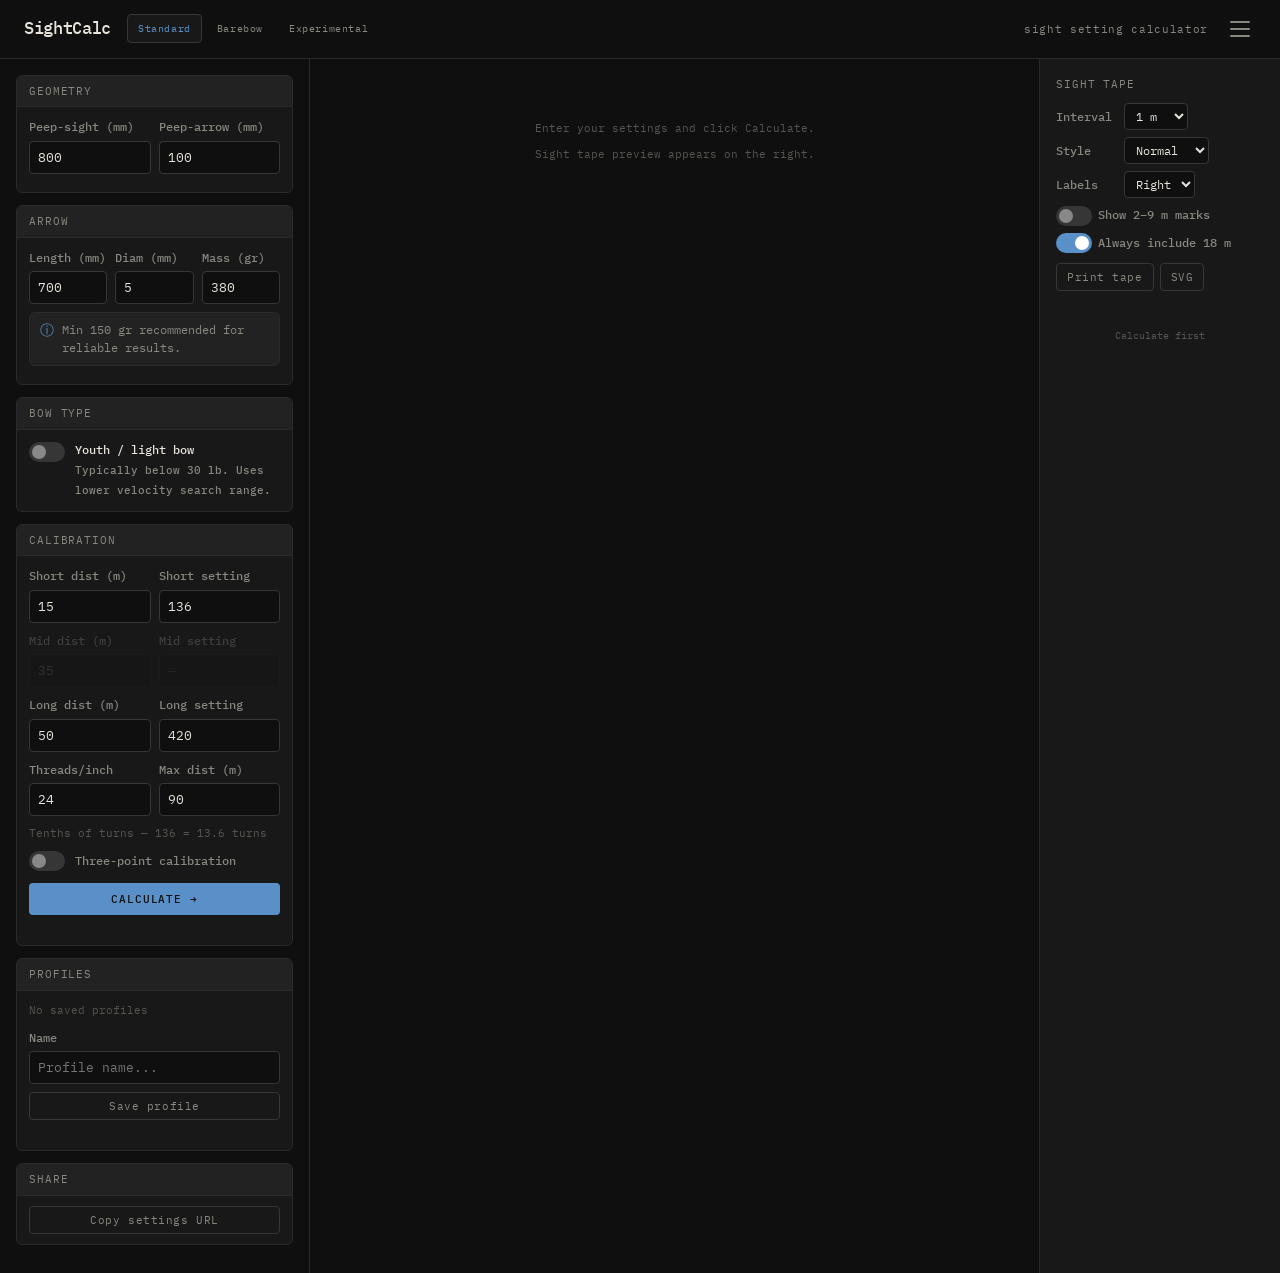
<file: index.html>
<!DOCTYPE html>
<html lang="en" data-page="standard">
<head>
<meta charset="UTF-8">
<meta name="viewport" content="width=device-width, initial-scale=1.0">
<title>SightCalc — Standard</title>
<link rel="preconnect" href="https://fonts.googleapis.com">
<link href="https://fonts.googleapis.com/css2?family=IBM+Plex+Mono:wght@400;500&family=IBM+Plex+Sans:wght@300;400;500&display=swap" rel="stylesheet">
<link rel="stylesheet" href="shared.css">
</head>
<body>

<header>
  <h1>SightCalc</h1>
    <nav>
    <span class="nav-link active">Standard</span>
    <a class="nav-link" href="barebow.html">Barebow</a>
    <a class="nav-link" href="experimental.html">Experimental</a>
  </nav>
  <div class="header-right">sight setting calculator</div>
  <button class="burger-btn" onclick="openSettings()" aria-label="Settings">
    <span></span><span></span><span></span>
  </button>
</header>

<div class="settings-overlay" id="settingsOverlay">
  <div class="settings-panel">
    <div class="settings-header">
      Settings
      <button class="settings-close" onclick="closeSettings()">&#10005;</button>
    </div>
    <div class="settings-body" id="settingsBody"></div>
  </div>
</div>

<div class="app">
  <aside class="sidebar">

    <div class="panel">
      <div class="ph">Geometry</div>
      <div class="pb">
        <div class="fr">
          <div class="field"><label>Peep-sight (mm)</label><input type="number" id="eyeSight" value="800" step="5"></div>
          <div class="field"><label>Peep-arrow (mm)</label><input type="number" id="eyeArrow" value="100" step="5"></div>
        </div>
      </div>
    </div>

    <div class="panel">
      <div class="ph">Arrow</div>
      <div class="pb">
        <div class="fr3">
          <div class="field"><label>Length (mm)</label><input type="number" id="arrowLen" value="700" step="5" min="500"></div>
          <div class="field"><label>Diam (mm)</label><input type="number" id="arrowDiam" value="5" step="0.01"></div>
          <div class="field"><label>Mass (gr)</label><input type="number" id="arrowMass" value="380" step="5" min="100"></div>
        </div>
        <div class="info-note">
          <span class="info-icon">&#9432;</span>
          <span class="info-text">Min 150 gr recommended for reliable results.</span>
        </div>
      </div>
    </div>

    <div class="panel">
      <div class="ph">Bow type</div>
      <div class="pb">
        <label class="switch-label" style="align-items:flex-start">
          <span class="switch" style="margin-top:2px"><input type="checkbox" id="youthBow" onchange="onYouthChange()"><span class="switch-track"></span></span>
          <span style="font-size:12px;color:var(--text);font-family:var(--mono)">Youth / light bow<br><span style="font-size:11px;color:var(--muted)">Typically below 30 lb. Uses lower velocity search range.</span></span>
        </label>
      </div>
    </div>

    <div class="panel">
      <div class="ph">Calibration</div>
      <div class="pb">
        <div class="fr">
          <div class="field"><label>Short dist (<span class="unit-label">m</span>)</label><input type="number" id="dist1" value="15" step="1"></div>
          <div class="field"><label>Short setting</label><input type="number" id="set1" value="136" step="1"></div>
        </div>
        <div class="fr" id="midRow" style="opacity:0.35;pointer-events:none">
          <div class="field"><label>Mid dist (<span class="unit-label">m</span>)</label><input type="number" id="dist3" value="35" step="5" disabled></div>
          <div class="field"><label>Mid setting</label><input type="number" id="set3" value="" step="1" disabled placeholder="—"></div>
        </div>
        <div class="fr">
          <div class="field"><label>Long dist (<span class="unit-label">m</span>)</label><input type="number" id="dist2" value="50" step="5" min="40"></div>
          <div class="field"><label>Long setting</label><input type="number" id="set2" value="420" step="1"></div>
        </div>
        <div class="fr">
          <div class="field"><label>Threads/inch</label><input type="number" id="tpi" value="24" step="1"></div>
          <div class="field"><label>Max dist (<span class="unit-label">m</span>)</label><input type="number" id="maxDist" value="90" step="10"></div>
        </div>
        <p style="font-family:var(--mono);font-size:11px;color:var(--dim);margin-bottom:8px">Tenths of turns — 136 = 13.6 turns</p>
        <label class="switch-label" style="margin-bottom:8px">
          <span class="switch"><input type="checkbox" id="useThreePoint" onchange="onThreePointChange()"><span class="switch-track"></span></span>
          Three-point calibration
        </label>
        <button class="btn-calc" onclick="calculate()">Calculate &rarr;</button>
        <div class="err" id="err"></div>
      </div>
    </div>

    <div class="panel">
      <div class="ph">Profiles</div>
      <div class="pb">
        <div id="profileList" style="margin-bottom:8px"></div>
        <div class="field" style="margin-bottom:8px"><label>Name</label><input type="text" id="profileName" placeholder="Profile name..."></div>
        <button class="bsm" onclick="saveProfile()" style="width:100%">Save profile</button>
        <div class="err" id="profileErr"></div>
      </div>
    </div>

    <div class="panel">
      <div class="ph">Share</div>
      <div class="pb">
        <button class="bsm" onclick="doShare()" style="width:100%">Copy settings URL</button>
        <div id="urlBar" style="display:none;margin-top:8px;font-family:var(--mono);font-size:9px;color:var(--dim);word-break:break-all;background:var(--bg);padding:6px 8px;border-radius:4px;border:1px solid var(--border)"></div>
      </div>
    </div>

  </aside>

  <section class="output">
    <div id="emptyState" class="empty">Enter your settings and click Calculate.<br>Sight tape preview appears on the right.</div>
    <div id="results" style="display:none">
      <div class="mg" id="metrics"></div>
      <div class="tn" id="tnote"></div>
      <div class="tw">
        <div class="ttb">
          <span class="tt">Settings — flat ground</span>
          <div class="ta">
            <div class="seg-ctrl">
              <button class="seg-btn active" id="ivBtn1" onclick="setTableInterval(1)">1 <span class="unit-label">m</span></button>
              <button class="seg-btn" id="ivBtn5" onclick="setTableInterval(5)">5 <span class="unit-label">m</span></button>
            </div>
            <button class="bsm" onclick="printTable()">Print</button>
            <button class="bsm" onclick="exportCSV()">CSV</button>
            <button class="bsm" onclick="exportTXT()">TXT</button>
          </div>
        </div>
        <div class="tc">
          <table>
            <thead><tr><th>Dist</th><th>Setting</th><th>Change</th><th>mm</th></tr></thead>
            <tbody id="tbody"></tbody>
          </table>
        </div>
      </div>
      <div class="legend">
        <div class="li"><div class="ld" style="background:#3a2800"></div> Turnover peak</div>
        <div class="li"><div class="ld" style="background:#0e1c2c"></div> Calibration</div>
      </div>
    </div>
  </section>

  <aside class="tape-col">
    <div class="tape-hd">Sight tape</div>
    <div class="tape-opts">
      <div class="opt-row">
        <label>Interval</label>
        <select id="optInterval" onchange="onIntervalChange()">
          <option value="1">1 m</option>
          <option value="5">5 m</option>
          <option value="10">10 m</option>
        </select>
      </div>
      <div class="opt-row">
        <label>Style</label>
        <select id="optStyle" onchange="renderTape()">
          <option value="normal">Normal</option>
          <option value="basic">Basic</option>
          <option value="caveman">Caveman</option>
        </select>
      </div>
      <div class="opt-row">
        <label>Labels</label>
        <select id="optSide" onchange="renderTape()">
          <option value="right">Right</option>
          <option value="left">Left</option>
        </select>
      </div>
      <label class="switch-label"><span class="switch"><input type="checkbox" id="optShort" onchange="renderTape()"><span class="switch-track"></span></span> Show 2–9 m marks</label>
      <label class="switch-label"><span class="switch"><input type="checkbox" id="opt18" onchange="renderTape()" checked><span class="switch-track"></span></span> Always include 18 m</label>
    </div>
    <div class="tape-acts">
      <button class="bsm" onclick="printTape()">Print tape</button>
      <button class="bsm" onclick="dlSVG()">SVG</button>
    </div>
    <div id="tapeEmpty" style="font-family:var(--mono);font-size:10px;color:var(--dim);text-align:center;padding:1.5rem 0">Calculate first</div>
    <div id="tapePreview"></div>
  </aside>
</div>

<script src="shared.js"></script>
<script>
const STD_FIELDS = ['eyeSight','eyeArrow','arrowLen','arrowDiam','arrowMass','dist1','set1','dist3','set3','dist2','set2','tpi','maxDist'];
const PKEY = 'sightcalc_std_profiles';
let R = null, tableInterval = 1;

function onYouthChange() {
  const y = document.getElementById('youthBow').checked;
  const m = document.getElementById('maxDist');
  if (y) { if (parseFloat(m.value) > 60) m.value = 60; m.max = 60; }
  else { m.max = 200; }
}

function onThreePointChange() {
  const on = document.getElementById('useThreePoint').checked;
  const row = document.getElementById('midRow');
  row.style.opacity = on ? '1' : '0.35';
  row.style.pointerEvents = on ? 'auto' : 'none';
  row.querySelectorAll('input').forEach(i => i.disabled = !on);
}

function onIntervalChange() {
  const iv = parseInt(document.getElementById('optInterval').value);
  const s = document.getElementById('optStyle');
  if (iv === 1) { if (s.value === 'basic') s.value = 'normal'; Array.from(s.options).forEach(o => o.disabled = o.value === 'basic'); }
  else { Array.from(s.options).forEach(o => o.disabled = false); }
  renderTape();
}

function setTableInterval(iv) {
  tableInterval = iv;
  document.getElementById('ivBtn1').classList.toggle('active', iv === 1);
  document.getElementById('ivBtn5').classList.toggle('active', iv === 5);
  if (R) renderTable();
}

function calculate() {
  const es=gi('eyeSight')/1000, ea=gi('eyeArrow')/1000;
  const aL=gi('arrowLen'), aD=gi('arrowDiam'), aG=gi('arrowMass');
  const d1=toMetres(gi('dist1')), d2=toMetres(gi('dist2')), s1=gi('set1'), s2=gi('set2');
  const tpi=gi('tpi'), mxD=toMetres(gi('maxDist'));
  const errEl = document.getElementById('err'); errEl.textContent = '';
  if ([es,ea,aL,aD,aG,d1,d2,s1,s2,tpi,mxD].some(isNaN)) { errEl.textContent = 'Fill in all fields.'; return; }
  if (d1 >= d2) { errEl.textContent = 'Short dist must be less than long dist.'; return; }
  const am = aG/15.432359/1000;
  const sgMM = Math.abs(s2-s1)/10/tpi*25.4;
  const isYouth = document.getElementById('youthBow').checked;
  let v0=isYouth?10:30, step=10, dr=calcDrag(v0,aL,aD,am), cg=calcGap(v0,es,ea,d1,d2,dr,am);
  while (cg > sgMM) { v0+=step; dr=calcDrag(v0,aL,aD,am); cg=calcGap(v0,es,ea,d1,d2,dr,am); }
  let it=0;
  while (Math.abs(cg-sgMM) > .05 && it < 50) {
    step/=2; it++;
    while (cg<sgMM) { v0-=step; dr=calcDrag(v0,aL,aD,am); cg=calcGap(v0,es,ea,d1,d2,dr,am); }
    step/=2; it++;
    while (cg>sgMM) { v0+=step; dr=calcDrag(v0,aL,aD,am); cg=calcGap(v0,es,ea,d1,d2,dr,am); }
  }
  const mxC=Math.max(mxD,d2), smm=[];
  for (let d=1; d<=mxC; d++) smm[d] = sMM(d,v0,es,ea,dr,am);
  let pkMM=-Infinity, pkD=1;
  for (let d=2; d<=Math.min(30,mxC); d++) if (smm[d]>pkMM) { pkMM=smm[d]; pkD=d; }
  const useThree = document.getElementById('useThreePoint').checked;
  const d3=useThree?gi('dist3'):null, s3=useThree?gi('set3'):null;
  let sc=(s2-s1)/(smm[d2]-smm[d1]), of=s1-sc*smm[d1];
  if (useThree && smm[d3]) {
    const pts=[{d:d1,s:s1},{d:d2,s:s2},{d:d3,s:s3}];
    let sx=0,sy=0,sxx=0,sxy=0;
    pts.forEach(p=>{const x=smm[p.d];sx+=x;sy+=p.s;sxx+=x*x;sxy+=x*p.s;});
    const n=3, den=n*sxx-sx*sx;
    if (Math.abs(den)>1e-10) { sc=(n*sxy-sx*sy)/den; of=(sy-sc*sx)/n; }
  }
  const toT = mm => sc*mm+of;
  R = {smm, toT, pkD, d1, d2, tpi, mxD, v0, sgMM};
  const ul = unitLabel();
  document.getElementById('metrics').innerHTML = `
    <div class="metric"><div class="ml">Arrow speed</div><div class="mv">${v0.toFixed(1)}</div><div class="mu">m/s — ${(v0*1000/25.4/12).toFixed(0)} ft/s</div></div>
    <div class="metric"><div class="ml">Turnover</div><div class="mv">${pkD}</div><div class="mu">${ul}</div></div>
    <div class="metric"><div class="ml">Sight gap</div><div class="mv">${sgMM.toFixed(1)}</div><div class="mu">mm</div></div>
    <div class="metric"><div class="ml">mm / turn</div><div class="mv">${(25.4/tpi).toFixed(3)}</div><div class="mu">${tpi} tpi</div></div>`;
  document.getElementById('tnote').textContent = `▲ Turnover at ${pkD} ${ul} — highest sight position.`;
  document.getElementById('emptyState').style.display = 'none';
  document.getElementById('results').style.display = 'block';
  document.getElementById('tapeEmpty').style.display = 'none';
  renderTable(); renderTape();
}

function getTableDists() {
  if (!R) return [];
  const {smm, mxD, d1, d2} = R;
  const dists = new Set();
  if (tableInterval===1) { for (let d=1; d<=mxD; d++) dists.add(d); }
  else { for (let d=tableInterval; d<=mxD; d+=tableInterval) dists.add(d); dists.add(18); }
  return Array.from(dists).sort((a,b)=>a-b).filter(d=>smm[d]!==undefined);
}

function renderTable() {
  if (!R) return;
  const {smm, toT, pkD, d1, d2} = R;
  const tb = document.getElementById('tbody'); tb.innerHTML = '';
  let pT = null;
  getTableDists().forEach(d => {
    const t=toT(smm[d]), ch=pT!==null?(t-pT)/10:null;
    const tr=document.createElement('tr');
    if (d===pkD) tr.className='peak';
    else if (d===d1||d===d2) tr.className='calib';
    else if (d===18) tr.className='extra';
    tr.innerHTML = `<td>${d} ${unitLabel()}${d===pkD?' ▲':''}</td><td>${toDisplay(t)}</td><td class="${ch===null?'':ch>0?'cp':'cn'}">${ch!==null?(ch>=0?'+':'')+ch.toFixed(2):'—'}</td><td>${smm[d].toFixed(1)}</td>`;
    tb.appendChild(tr); pT=t;
  });
}

function buildSVG() {
  if (!R) return null;
  const {smm, pkD, mxD} = R;
  const right=document.getElementById('optSide').value==='right';
  const style=document.getElementById('optStyle').value;
  const show18=document.getElementById('opt18').checked;
  const iv=parseInt(document.getElementById('optInterval').value);
  const showShort=document.getElementById('optShort').checked;
  const PPM=3.7795, WMM=38, padTop=16, padBot=30;
  const pkMM=smm[pkD], loMM=smm[mxD], HMM=(pkMM-loMM)+padTop+padBot;
  const W=WMM*PPM, H=HMM*PPM, yOf=d=>(padTop+(pkMM-smm[d]))*PPM;
  const spX=(right?12:26)*PPM, tL=(right?5:-5)*PPM, tM=(right?3.5:-3.5)*PPM, tS=(right?2:-2)*PPM;
  const lbX=(right?spX+6.5*PPM:spX-6.5*PPM), anc=right?'start':'end';
  const topY=padTop*PPM, botY=(HMM-padBot)*PPM;
  const calX=(right?W-5.5*PPM:5.5*PPM), calTopY=H-(padBot-4)*PPM, calBotY=calTopY+50*PPM, calMidY=(calTopY+calBotY)/2;
  const MAIN_COL='#222', COL18='#cc2200';
  const MAIN_FS=3.2*PPM, FS18=2.6*PPM;
  const tapeDists=new Set();
  if (iv===1) { for (let d=pkD; d<=mxD; d++) tapeDists.add(d); }
  else { for (let d=iv; d<=mxD; d+=iv) tapeDists.add(d); }
  if (show18 && smm[18]) tapeDists.add(18);
  if (showShort) { for (let d=2; d<=9; d++) if (smm[d]) tapeDists.add(d); }
  let s=`<svg xmlns="http://www.w3.org/2000/svg" width="${W.toFixed(1)}" height="${H.toFixed(1)}" viewBox="0 0 ${W.toFixed(1)} ${H.toFixed(1)}">`;
  s+=`<rect width="${W}" height="${H}" fill="white"/>`;
  s+=`<text x="${spX}" y="${11*PPM}" text-anchor="middle" font-size="${3.3*PPM}" font-family="'IBM Plex Mono',monospace" fill="#333">Metres</text>`;
  if (style==='normal'||style==='basic') s+=`<line x1="${spX}" y1="${topY}" x2="${spX}" y2="${botY}" stroke="#333" stroke-width="0.7"/>`;
  Array.from(tapeDists).sort((a,b)=>a-b).forEach(d => {
    if (!smm[d]) return;
    const y=yOf(d), is18=show18&&d===18, isShort=d<10, col=is18?COL18:MAIN_COL, fs=is18?FS18:MAIN_FS;
    if (style==='normal'||style==='basic') {
      let tk;
      if (isShort) tk=tM;
      else if (style==='normal'&&iv===1) { if (d%10===0) tk=tL; else if (d%5===0) tk=tM; else tk=tS; }
      else tk=is18?tM:tL;
      s+=`<line x1="${spX}" y1="${y}" x2="${spX+tk}" y2="${y}" stroke="${col}" stroke-width="${is18?'0.6':'0.8'}"/>`;
      if (!isShort) { const showLbl=style==='normal'?(d%10===0):true; if (showLbl) s+=`<text x="${lbX}" y="${y+1.2*PPM}" text-anchor="${anc}" font-size="${fs}" font-family="'IBM Plex Mono',monospace" fill="${col}">${d/10}</text>`; }
      else { const ox=right?tM+PPM:tM-PPM; s+=`<text x="${spX+ox}" y="${y+PPM}" text-anchor="${anc}" font-size="${2.3*PPM}" font-family="'IBM Plex Mono',monospace" fill="#888">${d}</text>`; }
    }
    if (style==='caveman') s+=`<text x="${lbX}" y="${y+fs/2}" text-anchor="${anc}" font-size="${fs}" font-family="'IBM Plex Mono',monospace" font-weight="500" fill="${col}">${d}</text>`;
  });
  s+=`<line x1="${calX}" y1="${calTopY}" x2="${calX}" y2="${calBotY}" stroke="#ccc" stroke-width="0.6"/>`;
  s+=`<line x1="${calX-1.5*PPM}" y1="${calTopY}" x2="${calX+1.5*PPM}" y2="${calTopY}" stroke="#ccc" stroke-width="0.6"/>`;
  s+=`<line x1="${calX-1.5*PPM}" y1="${calBotY}" x2="${calX+1.5*PPM}" y2="${calBotY}" stroke="#ccc" stroke-width="0.6"/>`;
  s+=`<text x="${calX+2.5*PPM}" y="${calMidY+PPM}" text-anchor="start" font-size="${2.2*PPM}" font-family="'IBM Plex Mono',monospace" fill="#ccc">50</text>`;
  s+=`<text x="${calX+2.5*PPM}" y="${calMidY+3.4*PPM}" text-anchor="start" font-size="${2.2*PPM}" font-family="'IBM Plex Mono',monospace" fill="#ccc">mm</text>`;
  s+=`</svg>`; return s;
}

function renderTape() { const s=buildSVG(); if (!s) return; document.getElementById('tapePreview').innerHTML=s; }
function printTape() { const s=buildSVG(); if (!s) return; const w=window.open('','_blank'); w.document.write(`<!DOCTYPE html><html><head><title>SightCalc tape</title><style>body{margin:0;padding:0;}svg{display:block;}@page{margin:5mm;size:A4;}</style></head><body>${s}<script>window.onload=function(){window.print();}<\/script></body></html>`); w.document.close(); }
function dlSVG() { const s=buildSVG(); if (!s) return; downloadBlob('sight-tape.svg', s, 'image/svg+xml'); }

function printTable() {
  if (!R) return;
  const {smm, toT, mxD, v0, tpi} = R;
  const dists = getTableDists().filter(d => smm[d]);
  const use1m = tableInterval === 1;

  if (use1m && dists.length > 30) {
    // Multi-column layout for 1m increments
    const cols = dists.length > 60 ? 3 : 2;
    const perCol = Math.ceil(dists.length / cols);
    const colArrays = Array.from({length: cols}, (_, i) => dists.slice(i*perCol, (i+1)*perCol));
    let tableHTML = '<table><thead><tr>';
    for (let i=0; i<cols; i++) tableHTML += '<th>Dist</th><th>Setting</th>';
    tableHTML += '</tr></thead><tbody>';
    for (let row=0; row<perCol; row++) {
      tableHTML += '<tr>';
      for (let col=0; col<cols; col++) {
        const d = colArrays[col]?.[row];
        if (d !== undefined) {
          const bold = (d===R.d1||d===R.d2||d===18||d===R.pkD) ? 'font-weight:700;' : '';
          tableHTML += `<td style="${bold}">${d} ${unitLabel()}</td><td style="${bold}">${toDisplay(toT(smm[d]))}</td>`;
        } else {
          tableHTML += '<td></td><td></td>';
        }
      }
      tableHTML += '</tr>';
    }
    tableHTML += '</tbody></table>';
    const w = window.open('','_blank');
    w.document.write(`<!DOCTYPE html><html><head><title>SightCalc</title><style>
      body{font-family:'IBM Plex Mono',monospace;font-size:10pt;margin:12mm;}
      h2{font-size:13pt;margin-bottom:4px;}
      p{font-size:8pt;color:#666;margin-bottom:10px;}
      table{border-collapse:collapse;width:100%;}
      th{text-align:left;font-size:8pt;color:#666;padding:3px 10px 3px 0;border-bottom:1px solid #ccc;}
      td{padding:3px 10px 3px 0;border-bottom:1px solid #eee;}
      tr:nth-child(even) td{background:#f8f8f8;}
      @page{margin:12mm;size:A4;}
    </style></head><body>
    <h2>SightCalc — Sight Settings</h2>
    <p>Speed: ${v0.toFixed(1)} m/s | ${tpi} TPI | ${cols}-column layout</p>
    ${tableHTML}
    <script>window.onload=function(){window.print();}<\/script></body></html>`);
    w.document.close();
  } else {
    // Single column for 5m increments
    let rows = '';
    dists.forEach(d => {
      const bold = (d===R.d1||d===R.d2||d===18||d===R.pkD) ? 'font-weight:700;' : '';
      rows += `<tr style="${bold}"><td>${d} ${unitLabel()}</td><td>${toDisplay(toT(smm[d]))}</td></tr>`;
    });
    const w = window.open('','_blank');
    w.document.write(`<!DOCTYPE html><html><head><title>SightCalc</title><style>body{font-family:'IBM Plex Mono',monospace;font-size:12pt;margin:15mm;}h2{font-size:14pt;margin-bottom:4px;}p{font-size:9pt;color:#666;margin-bottom:12px;}table{border-collapse:collapse;min-width:200px;}th{text-align:left;font-size:9pt;color:#666;padding:4px 16px 4px 0;border-bottom:1px solid #ccc;}td{padding:4px 16px 4px 0;}tr:nth-child(even) td{background:#f8f8f8;}@page{margin:15mm;size:A4;}</style></head><body><h2>SightCalc — Sight Settings</h2><p>Speed: ${v0.toFixed(1)} m/s | ${tpi} TPI</p><table><thead><tr><th>Distance</th><th>Setting</th></tr></thead><tbody>${rows}</tbody></table><script>window.onload=function(){window.print();}<\/script></body></html>`);
    w.document.close();
  }
}

function exportCSV() {
  if (!R) return;
  const {smm, toT, mxD} = R;
  let c='Distance,Setting,mm\n';
  for (let d=1; d<=mxD; d++) if (smm[d]) c+=`${d} ${unitLabel()},${toDisplay(toT(smm[d]))},${smm[d].toFixed(2)}\n`;
  downloadBlob('sight-settings.csv', c, 'text/csv');
}

function exportTXT() {
  if (!R) return;
  const {smm, toT, mxD, v0, tpi} = R;
  let t=`SightCalc\n${'='.repeat(28)}\nSpeed: ${v0.toFixed(1)} m/s  TPI: ${tpi}\n${'-'.repeat(28)}\nDist   Setting    mm\n${'-'.repeat(28)}\n`;
  for (let d=1; d<=mxD; d++) if (smm[d]) t+=`${String(d).padStart(4)} ${unitLabel()}  ${toDisplay(toT(smm[d])).padStart(6)}  ${smm[d].toFixed(1).padStart(7)}\n`;
  downloadBlob('sight-settings.txt', t, 'text/plain');
}

/* ── Profiles ── */
function loadP() { try { return JSON.parse(localStorage.getItem(PKEY)||'{}'); } catch(e) { return {}; } }
function saveP(p) { localStorage.setItem(PKEY, JSON.stringify(p)); }

function renderProfiles() {
  const profiles=loadP(), el=document.getElementById('profileList'), names=Object.keys(profiles);
  if (!names.length) { el.innerHTML='<div style="font-family:var(--mono);font-size:11px;color:var(--dim)">No saved profiles</div>'; return; }
  el.innerHTML = names.map(n=>`<div class="profile-item">
    <span style="flex:1;overflow:hidden;text-overflow:ellipsis;white-space:nowrap;color:var(--text)">${n}</span>
    <button class="bsm" onclick="loadProfile(this.dataset.n)" data-n="${n}">Load</button>
    <button class="bsm" style="color:var(--danger);border-color:var(--danger)" onclick="confirmDelete(this,this.dataset.n,deleteProfile)" data-n="${n}" data-confirming="false">&#10005;</button>
  </div>`).join('');
}

function saveProfile() {
  const name=document.getElementById('profileName').value.trim();
  const errEl=document.getElementById('profileErr');
  if (!name) { errEl.textContent='Enter a name.'; return; }
  errEl.textContent='';
  const profiles=loadP(), data={};
  STD_FIELDS.forEach(id=>{ const el=document.getElementById(id); if(el) data[id]=el.value; });
  data.youthBow=document.getElementById('youthBow').checked;
  data._unit=currentUnit;
  profiles[name]=data; saveP(profiles);
  document.getElementById('profileName').value=''; renderProfiles();
}

function loadProfile(name) {
  const data=loadP()[name]; if (!data) return;
  STD_FIELDS.forEach(id=>{ const el=document.getElementById(id); if(el&&data[id]!==undefined) el.value=data[id]; });
  if (data.youthBow!==undefined) document.getElementById('youthBow').checked=data.youthBow;
  if (data._unit) setUnit(data._unit);
  onYouthChange(); calculate();
}

function deleteProfile(name) { const p=loadP(); delete p[name]; saveP(p); renderProfiles(); }

function doShare() { copyURL(STD_FIELDS); }

window.addEventListener('load', () => {
  if (loadFromURL(STD_FIELDS)) calculate();
  renderProfiles();
  setUnit(currentUnit);
});
</script>
</body>
</html>
</file>
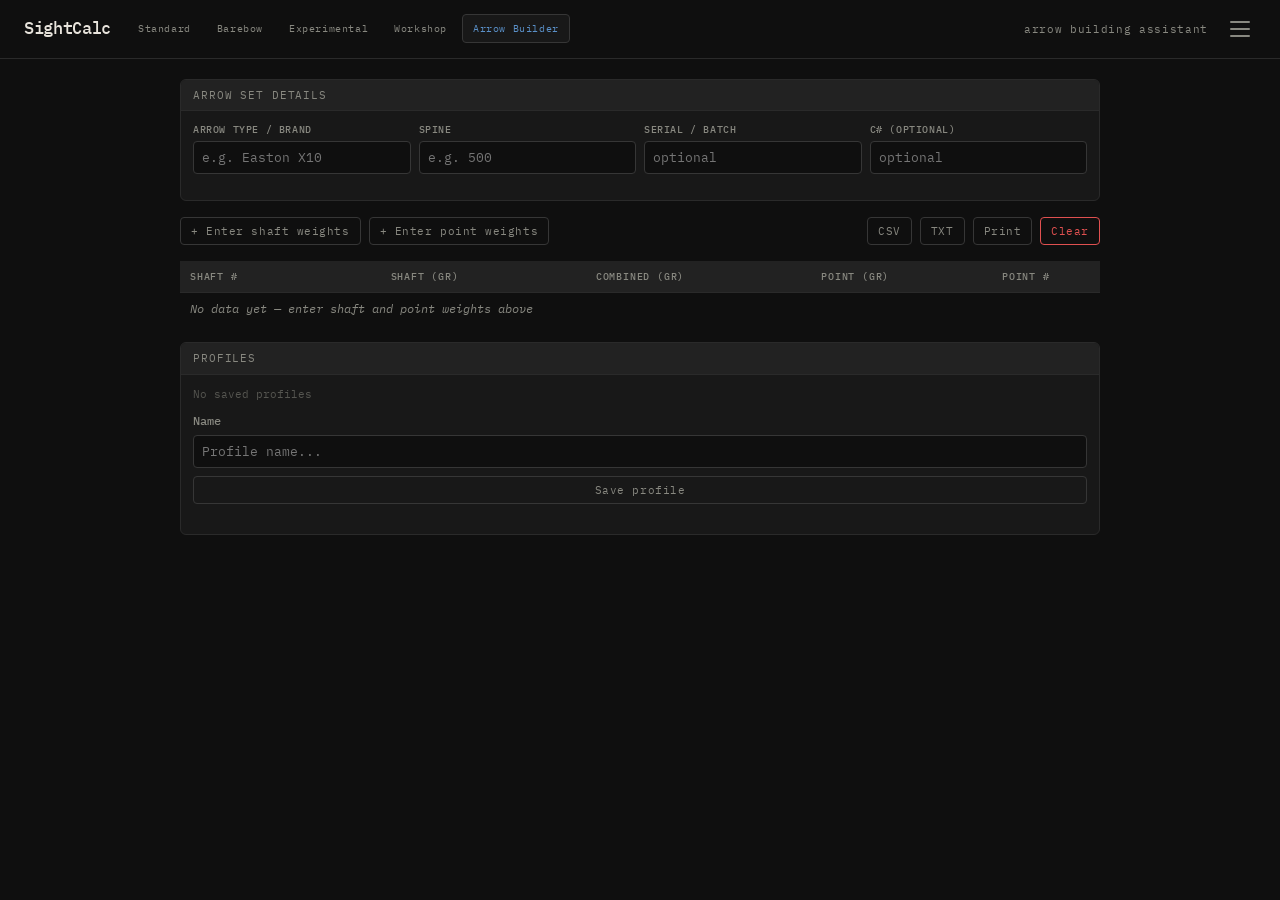
<file: arrow-builder.html>
<!DOCTYPE html>
<html lang="en" data-page="arrow-builder">
<head>
<meta charset="UTF-8">
<meta name="viewport" content="width=device-width, initial-scale=1.0">
<title>SightCalc — Arrow Building Assistant</title>
<link rel="preconnect" href="https://fonts.googleapis.com">
<link href="https://fonts.googleapis.com/css2?family=IBM+Plex+Mono:wght@400;500&family=IBM+Plex+Sans:wght@300;400;500&display=swap" rel="stylesheet">
<link rel="stylesheet" href="shared.css">
<style>
  .ab-wrap { max-width: 960px; margin: 0 auto; padding: 1.25rem; }

  /* Meta panel */
  .meta-panel { background: var(--surface); border: 1px solid var(--border); border-radius: 6px; padding: 10px 14px; margin-bottom: 1rem; display: grid; grid-template-columns: repeat(auto-fit, minmax(140px,1fr)); gap: 8px; }
  .meta-field { display: flex; flex-direction: column; gap: 3px; }
  .meta-field label { font-family: var(--mono); font-size: 10px; color: var(--muted); text-transform: uppercase; letter-spacing: 0.06em; }

  /* Toolbar */
  .ab-toolbar { display: flex; gap: 8px; margin-bottom: 1rem; flex-wrap: wrap; align-items: center; }
  .ab-toolbar .spacer { flex: 1; }

  /* Table */
  .ab-table-wrap { overflow-x: auto; margin-bottom: 1rem; }
  table.ab { width: 100%; border-collapse: collapse; font-family: var(--mono); font-size: 12px; }
  table.ab thead { position: sticky; top: 0; z-index: 1; }
  table.ab th { background: var(--surface2); color: var(--muted); font-size: 10px; letter-spacing: 0.08em; text-transform: uppercase; padding: 7px 10px; text-align: center; border-bottom: 1px solid var(--border); white-space: nowrap; }
  table.ab th:first-child { text-align: left; }
  table.ab td { padding: 6px 10px; border-bottom: 1px solid var(--border); color: var(--text); text-align: center; }
  table.ab td:first-child { text-align: left; color: var(--muted); }
  table.ab tr:last-child td { border-bottom: none; }
  table.ab tr:hover td { background: var(--surface2); }
  table.ab td.combined { font-weight: 500; color: var(--accent); }
  table.ab td.editable { cursor: pointer; }
  table.ab td.editable:hover { background: var(--surface); }
  table.ab input.inline { background: transparent; border: none; border-bottom: 1px solid var(--accent); color: var(--text); font-family: var(--mono); font-size: 12px; width: 60px; outline: none; text-align: center; padding: 0; }
  .empty-row td { color: var(--dim); font-style: italic; text-align: center; }

  /* Stats panel */
  .stats-grid { display: grid; grid-template-columns: repeat(auto-fit, minmax(140px,1fr)); gap: 8px; margin-bottom: 1rem; }
  .stat-card { background: var(--surface); border: 1px solid var(--border); border-radius: 6px; padding: 10px 12px; }
  .stat-label { font-family: var(--mono); font-size: 10px; letter-spacing: 0.06em; text-transform: uppercase; color: var(--muted); margin-bottom: 4px; }
  .stat-value { font-family: var(--mono); font-size: 18px; font-weight: 500; color: var(--accent); line-height: 1.1; }
  .stat-unit { font-size: 10px; color: var(--dim); }

  .fun-panel { background: var(--surface); border: 1px solid var(--border); border-radius: 6px; padding: 12px 14px; margin-bottom: 1rem; }
  .fun-title { font-family: var(--mono); font-size: 10px; letter-spacing: 0.1em; text-transform: uppercase; color: var(--muted); margin-bottom: 10px; border-bottom: 1px solid var(--border); padding-bottom: 6px; }
  .fun-row { display: flex; justify-content: space-between; font-family: var(--mono); font-size: 12px; padding: 4px 0; border-bottom: 1px solid var(--border); }
  .fun-row:last-child { border-bottom: none; }
  .fun-row span:first-child { color: var(--muted); }
  .fun-row span:last-child { color: var(--text); font-weight: 500; }

  /* Modal */
  .modal-overlay { display: none; position: fixed; inset: 0; background: rgba(0,0,0,0.6); z-index: 300; align-items: center; justify-content: center; }
  .modal-overlay.open { display: flex; }
  .modal { background: var(--surface); border: 1px solid var(--border); border-radius: 8px; padding: 1.5rem; width: 320px; max-width: 92vw; }
  .modal-title { font-family: var(--mono); font-size: 13px; font-weight: 500; color: var(--text); margin-bottom: 4px; }
  .modal-sub { font-family: var(--mono); font-size: 11px; color: var(--muted); margin-bottom: 16px; }
  .modal-input-wrap { margin-bottom: 16px; }
  .modal-input-wrap label { font-family: var(--mono); font-size: 11px; color: var(--muted); display: block; margin-bottom: 4px; }
  .modal-input { width: 100%; font-family: var(--mono); font-size: 22px; font-weight: 500; text-align: center; background: var(--surface2); border: 1px solid var(--border2); border-radius: 4px; color: var(--text); padding: 10px; outline: none; -moz-appearance: textfield; }
  .modal-input::-webkit-inner-spin-button { -webkit-appearance: none; }
  .modal-input:focus { border-color: var(--accent); }
  .modal-actions { display: flex; gap: 8px; }
  .modal-actions .bsm { flex: 1; text-align: center; }
  .btn-primary { background: var(--accent); color: var(--btn-calc-color, #0f0f0f); border: none; border-radius: 4px; font-family: var(--mono); font-size: 12px; font-weight: 500; letter-spacing: 0.06em; padding: 9px; cursor: pointer; flex: 1; transition: background 0.15s; }
  .btn-primary:hover { background: var(--accent2); }
  .modal-progress { font-family: var(--mono); font-size: 10px; color: var(--dim); text-align: center; margin-bottom: 12px; }

  /* Profiles */
  .profile-row { display: flex; align-items: center; gap: 6px; margin-bottom: 6px; }
  .profile-row span { font-family: var(--mono); font-size: 12px; color: var(--text); flex: 1; overflow: hidden; text-overflow: ellipsis; white-space: nowrap; }

  @media (max-width: 600px) {
    table.ab { font-size: 11px; }
    table.ab th, table.ab td { padding: 5px 6px; }
  }
</style>
</head>
<body>

<header>
  <h1>SightCalc</h1>
  <nav>
    <a class="nav-link" href="index.html">Standard</a>
    <a class="nav-link" href="barebow.html">Barebow</a>
    <a class="nav-link" href="experimental.html">Experimental</a>
    <a class="nav-link" href="workshop-tools.html">Workshop</a>
    <span class="nav-link active">Arrow Builder</span>
  </nav>
  <div class="header-right">arrow building assistant</div>
  <button class="burger-btn" onclick="openSettings()" aria-label="Settings">
    <span></span><span></span><span></span>
  </button>
</header>

<div class="settings-overlay" id="settingsOverlay">
  <div class="settings-panel">
    <div class="settings-header">Settings<button class="settings-close" onclick="closeSettings()">&#10005;</button></div>
    <div class="settings-body" id="settingsBody"></div>
  </div>
</div>

<!-- Entry modal -->
<div class="modal-overlay" id="modalOverlay">
  <div class="modal">
    <div class="modal-title" id="modal-title">Enter shaft weights</div>
    <div class="modal-sub" id="modal-sub">Weigh each shaft and enter below</div>
    <div class="modal-progress" id="modal-progress">Arrow 1</div>
    <div class="modal-input-wrap">
      <label id="modal-input-label">Weight (grains)</label>
      <input class="modal-input" type="number" id="modal-input" step="0.1" min="0" placeholder="0.0">
    </div>
    <div class="modal-actions">
      <button class="bsm" onclick="modalSkip()">Skip</button>
      <button class="btn-primary" id="modal-next-btn" onclick="modalNext()">Next →</button>
    </div>
  </div>
</div>

<div class="ab-wrap">

  <!-- Set info -->
  <div class="panel" style="margin-bottom:1rem">
    <div class="ph">Arrow set details</div>
    <div class="pb">
      <div class="meta-panel" style="border:none;padding:0;background:transparent">
        <div class="meta-field"><label>Arrow type / brand</label><input type="text" id="meta-type" placeholder="e.g. Easton X10"></div>
        <div class="meta-field"><label>Spine</label><input type="text" id="meta-spine" placeholder="e.g. 500"></div>
        <div class="meta-field"><label>Serial / batch</label><input type="text" id="meta-serial" placeholder="optional"></div>
        <div class="meta-field"><label>C# (optional)</label><input type="text" id="meta-c" placeholder="optional"></div>
      </div>
    </div>
  </div>

  <!-- Toolbar -->
  <div class="ab-toolbar">
    <button class="bsm" onclick="startEntry('shaft')">+ Enter shaft weights</button>
    <button class="bsm" onclick="startEntry('point')">+ Enter point weights</button>
    <button class="bsm" onclick="sortTable()" id="sort-btn" style="display:none">Sort</button>
    <div class="spacer"></div>
    <button class="bsm" onclick="exportCSV()">CSV</button>
    <button class="bsm" onclick="exportTXT()">TXT</button>
    <button class="bsm" onclick="printTable()">Print</button>
    <button class="bsm" onclick="clearAll()" style="color:var(--danger);border-color:var(--danger)">Clear</button>
  </div>

  <!-- Table -->
  <div class="ab-table-wrap">
    <table class="ab" id="ab-table">
      <thead>
        <tr>
          <th style="text-align:left">Shaft #</th>
          <th>Shaft (gr)</th>
          <th>Combined (gr)</th>
          <th>Point (gr)</th>
          <th>Point #</th>
        </tr>
      </thead>
      <tbody id="ab-tbody">
        <tr class="empty-row"><td colspan="5">No data yet — enter shaft and point weights above</td></tr>
      </tbody>
    </table>
  </div>

  <!-- Stats -->
  <div id="stats-section" style="display:none">
    <div class="stats-grid" id="stats-grid"></div>
    <div class="fun-panel" id="fun-panel">
      <div class="fun-title">Additional info</div>
      <div id="fun-rows"></div>
    </div>
  </div>

  <!-- Profiles -->
  <div class="panel">
    <div class="ph">Profiles</div>
    <div class="pb">
      <div id="ab-profile-list" style="margin-bottom:8px"></div>
      <div class="field" style="margin-bottom:8px"><label>Name</label><input type="text" id="ab-profile-name" placeholder="Profile name..."></div>
      <button class="bsm" onclick="saveProfile()" style="width:100%">Save profile</button>
      <div class="err" id="ab-profile-err"></div>
    </div>
  </div>

</div><!-- end ab-wrap -->

<script src="shared.js"></script>
<script>
const PKEY = 'sightcalc_ab_profiles';
let shafts = [], points = [], pointNums = [], sorted = false;
let modalMode = '', modalIdx = 0, modalData = [];

// ── Modal ──
function startEntry(mode) {
  modalMode = mode;
  modalIdx = 0;
  modalData = mode === 'shaft' ? [...shafts] : [...points];
  // If re-entering, pre-fill existing values
  openModal();
}

function openModal() {
  const isShaft = modalMode === 'shaft';
  const count = Math.max(shafts.length, points.length, 1);
  const existingCount = isShaft ? shafts.length : points.length;
  document.getElementById('modal-title').textContent = isShaft ? 'Shaft weights' : 'Point weights';
  document.getElementById('modal-sub').textContent = isShaft
    ? 'Weigh each shaft and enter below. Press Next for each arrow.'
    : 'Weigh each point and enter below.';
  updateModalProgress();
  const existing = modalData[modalIdx];
  document.getElementById('modal-input').value = existing !== undefined ? existing : '';
  document.getElementById('modal-input').focus();
  document.getElementById('modalOverlay').classList.add('open');
}

function updateModalProgress() {
  const total = modalData.length > modalIdx ? Math.max(modalData.length, modalIdx+1) : modalIdx+1;
  const nextBtn = document.getElementById('modal-next-btn');
  document.getElementById('modal-progress').textContent =
    `${modalMode === 'shaft' ? 'Arrow' : 'Point'} ${modalIdx+1}`;
  nextBtn.textContent = 'Next →';
}

function modalNext() {
  const val = parseFloat(document.getElementById('modal-input').value);
  if (!isNaN(val) && val > 0) {
    modalData[modalIdx] = val;
  }
  modalIdx++;
  // Check if user wants to add more or if they've covered all existing
  const covered = modalMode === 'shaft'
    ? modalIdx >= Math.max(shafts.length, points.length, 1)
    : modalIdx >= Math.max(points.length, shafts.length, 1);

  if (covered && modalIdx >= modalData.filter(v=>v!==undefined).length) {
    // Ask if they want to add another
    const addMore = modalIdx < 50;
    if (addMore) {
      // Show Done option
      document.getElementById('modal-next-btn').textContent = 'Add another';
      document.getElementById('modal-progress').textContent =
        `${modalMode === 'shaft' ? 'Arrow' : 'Point'} ${modalIdx+1} (or Done)`;
      document.getElementById('modal-input').value = '';
      // Change skip to Done
      document.querySelector('.modal-actions .bsm').textContent = 'Done';
      document.querySelector('.modal-actions .bsm').onclick = modalDone;
      document.getElementById('modal-input').focus();
      return;
    }
  }
  updateModalProgress();
  const existing = modalData[modalIdx];
  document.getElementById('modal-input').value = existing !== undefined ? existing : '';
  document.getElementById('modal-input').focus();
}

function modalSkip() {
  modalIdx++;
  updateModalProgress();
  const existing = modalData[modalIdx];
  document.getElementById('modal-input').value = existing !== undefined ? existing : '';
  document.getElementById('modal-input').focus();
}

function modalDone() {
  // Save final value if entered
  const val = parseFloat(document.getElementById('modal-input').value);
  if (!isNaN(val) && val > 0) modalData[modalIdx] = val;

  if (modalMode === 'shaft') { shafts = modalData.filter(v => v !== undefined); }
  else { points = modalData.filter(v => v !== undefined); pointNums = points.map((_,i) => i+1); }

  sorted = false;
  document.getElementById('modalOverlay').classList.remove('open');
  // Reset modal actions
  document.querySelector('.modal-actions .bsm').textContent = 'Skip';
  document.querySelector('.modal-actions .bsm').onclick = modalSkip;
  renderTable();
}

// Close modal on overlay click
document.getElementById('modalOverlay').addEventListener('click', e => {
  if (e.target === document.getElementById('modalOverlay')) modalDone();
});

// Enter key advances modal
document.getElementById('modal-input').addEventListener('keydown', e => {
  if (e.key === 'Enter') document.getElementById('modal-next-btn').click();
});

// ── Table ──
function sortTable() {
  // Shafts stay in original order, points shuffle
  // Create indexed points array, sort heaviest to lightest
  const indexedPoints = points.map((w,i) => ({w, origNum: i+1}));
  indexedPoints.sort((a,b) => b.w - a.w);
  // Assign to shafts sorted lightest to heaviest
  const shaftOrder = shafts.map((w,i) => ({w, idx: i})).sort((a,b) => a.w - b.w);
  // Create new point assignment in shaft original order
  const newPoints = new Array(shafts.length);
  const newPointNums = new Array(shafts.length);
  shaftOrder.forEach((shaft, rank) => {
    const pt = indexedPoints[rank];
    if (pt) {
      newPoints[shaft.idx] = pt.w;
      newPointNums[shaft.idx] = pt.origNum;
    }
  });
  // Append unmatched extras back at the end
  const extras = indexedPoints.slice(shafts.length);
  extras.forEach(pt => {
    newPoints.push(pt.w);
    newPointNums.push(pt.origNum);
  });
  points = newPoints;
  pointNums = newPointNums;
  sorted = true;
  renderTable();
}

function renderTable() {
  const rows = Math.max(shafts.length, points.length);
  const tbody = document.getElementById('ab-tbody');
  tbody.innerHTML = '';

  if (pointNums.length !== points.length) pointNums = points.map((_,i) => i+1);
  if (rows === 0) {
    tbody.innerHTML = '<tr class="empty-row"><td colspan="5">No data yet — enter shaft and point weights above</td></tr>';
    document.getElementById('stats-section').style.display = 'none';
    document.getElementById('sort-btn').style.display = 'none';
    return;
  }

  for (let i = 0; i < rows; i++) {
    const s = shafts[i], p = points[i];
    const combined = (s !== undefined && p !== undefined) ? (s + p).toFixed(1) : '—';
    const tr = document.createElement('tr');
    tr.innerHTML = `
      <td>Shaft ${i+1}</td>
      <td class="editable" onclick="editCell(this,'shaft',${i})">${s !== undefined ? s.toFixed(1) : '<span style="color:var(--dim)">—</span>'}</td>
      <td class="combined">${combined}</td>
      <td class="editable" onclick="editCell(this,'point',${i})">${p !== undefined ? p.toFixed(1) : '<span style="color:var(--dim)">—</span>'}</td>
      <td style="color:var(--muted)">${pointNums[i] !== undefined ? pointNums[i] : '—'}</td>`;
    tbody.appendChild(tr);
  }

  // Show unmatched extras below a divider
  const extraPoints = [];
  if (points.length > shafts.length) {
    for (let i = shafts.length; i < points.length; i++) {
      extraPoints.push({ w: points[i], num: pointNums[i] !== undefined ? pointNums[i] : i+1 });
    }
  }
  if (extraPoints.length > 0) {
    const divRow = document.createElement('tr');
    divRow.innerHTML = `<td colspan="5" style="font-family:var(--mono);font-size:10px;color:var(--dim);padding:8px 10px;border-bottom:1px solid var(--border);border-top:2px solid var(--border);letter-spacing:0.06em;text-transform:uppercase">Unmatched points</td>`;
    tbody.appendChild(divRow);
    extraPoints.forEach(pt => {
      const tr = document.createElement('tr');
      tr.style.opacity = '0.5';
      tr.innerHTML = `<td style="color:var(--dim)">—</td><td></td><td></td><td style="color:var(--muted)">${pt.w.toFixed(1)}</td><td style="color:var(--muted)">Point ${pt.num}</td>`;
      tbody.appendChild(tr);
    });
  }

  const hasShafts = shafts.length > 0, hasPoints = points.length > 0;
  document.getElementById('sort-btn').style.display = (hasShafts && hasPoints) ? '' : 'none';
  renderStats();
}

function editCell(td, mode, idx) {
  const current = mode === 'shaft' ? shafts[idx] : points[idx];
  const input = document.createElement('input');
  input.className = 'inline';
  input.type = 'number';
  input.step = '0.1';
  input.value = current !== undefined ? current : '';
  td.innerHTML = '';
  td.appendChild(input);
  input.focus();
  input.select();
  function commit() {
    const v = parseFloat(input.value);
    if (!isNaN(v) && v > 0) {
      if (mode === 'shaft') shafts[idx] = v;
      else points[idx] = v;
    }
    renderTable();
  }
  input.addEventListener('blur', commit);
  input.addEventListener('keydown', e => { if (e.key === 'Enter') input.blur(); if (e.key === 'Escape') renderTable(); });
}

function renderStats() {
  const hasBoth = shafts.length > 0 && points.length > 0;
  const matchedCount = Math.min(shafts.length, points.length);
  const combined = [];
  for (let i=0; i<matchedCount; i++) {
    if (shafts[i] !== undefined && points[i] !== undefined) combined.push(shafts[i] + points[i]);
  }

  const sec = document.getElementById('stats-section');
  if (combined.length === 0 && shafts.length === 0 && points.length === 0) { sec.style.display='none'; return; }
  sec.style.display = '';

  const minC = combined.length ? Math.min(...combined) : null;
  const maxC = combined.length ? Math.max(...combined) : null;
  const rangeC = combined.length ? (maxC - minC).toFixed(1) : null;

  const grid = document.getElementById('stats-grid');
  grid.innerHTML = '';
  const stats = [
    { label: 'Shafts logged', value: shafts.length, unit: '' },
    { label: 'Points logged', value: points.length, unit: '' },
    { label: 'Matched pairs', value: matchedCount, unit: '' },
    ...(combined.length ? [
      { label: 'Lightest combined', value: minC.toFixed(1), unit: ' gr' },
      { label: 'Heaviest combined', value: maxC.toFixed(1), unit: ' gr' },
      { label: 'Weight range', value: rangeC, unit: ' gr' },
    ] : []),
    ...(shafts.length ? [
      { label: 'Shaft range', value: (Math.max(...shafts)-Math.min(...shafts)).toFixed(1), unit: ' gr' },
    ] : []),
    ...(points.length ? [
      { label: 'Point range', value: (Math.max(...points)-Math.min(...points)).toFixed(1), unit: ' gr' },
    ] : []),
  ];
  stats.forEach(s => {
    grid.innerHTML += `<div class="stat-card"><div class="stat-label">${s.label}</div><div class="stat-value">${s.value}<span class="stat-unit">${s.unit}</span></div></div>`;
  });

  // Fun info
  const fun = document.getElementById('fun-rows');
  fun.innerHTML = '';
  if (shafts.length && points.length) {
    // Only use matched count for stats
    const n = matchedCount;
    if (n === 0) { document.getElementById('fun-panel').style.display='none'; return; }
    document.getElementById('fun-panel').style.display='';
    const sSort = [...shafts].slice(0,n).sort((a,b)=>a-b);
    const pSlice = [...points].slice(0,n);
    // Optimal: lightest shaft + heaviest point
    const pHeavyFirst = [...pSlice].sort((a,b)=>b-a);
    const optCombined = sSort.map((s,i) => s + pHeavyFirst[i]);
    const bestRange = (Math.max(...optCombined) - Math.min(...optCombined)).toFixed(1);
    const heaviest = Math.max(...optCombined).toFixed(1);
    const lightest = Math.min(...optCombined).toFixed(1);
    // Worst case: lightest shaft + lightest point
    const pLightFirst = [...pSlice].sort((a,b)=>a-b);
    const worstCombined = sSort.map((s,i) => s + pLightFirst[i]);
    const worstRange = (Math.max(...worstCombined) - Math.min(...worstCombined)).toFixed(1);

    const rows = [
      ['Optimally matched range', `${bestRange} gr`],
      ['Worst-case pairing range', `${worstRange} gr`],
      ['Heaviest optimal combined', `${heaviest} gr`],
      ['Lightest optimal combined', `${lightest} gr`],
      ['Improvement from sorting', sorted ? `${(parseFloat(worstRange)-parseFloat(bestRange)).toFixed(1)} gr tighter` : 'Press Sort to see'],
    ];
    rows.forEach(([l,v]) => {
      fun.innerHTML += `<div class="fun-row"><span>${l}</span><span>${v}</span></div>`;
    });
  }
}

function clearAll() {
  if (!confirm('Clear all shaft and point data?')) return;
  shafts = []; points = []; sorted = false;
  renderTable();
}

// ── Profiles ──
function loadP() { try { return JSON.parse(localStorage.getItem(PKEY)||'{}'); } catch(e) { return {}; } }
function saveP(p) { localStorage.setItem(PKEY, JSON.stringify(p)); }

function renderProfiles() {
  const profiles = loadP(), el = document.getElementById('ab-profile-list'), names = Object.keys(profiles);
  if (!names.length) { el.innerHTML = '<div style="font-family:var(--mono);font-size:11px;color:var(--dim)">No saved profiles</div>'; return; }
  el.innerHTML = names.map(n => `<div class="profile-row">
    <span>${n}</span>
    <button class="bsm" onclick="loadProfile(this.dataset.n)" data-n="${n}">Load</button>
    <button class="bsm" style="color:var(--danger);border-color:var(--danger)" onclick="confirmDelete(this,this.dataset.n,deleteProfile)" data-n="${n}" data-confirming="false">&#10005;</button>
  </div>`).join('');
}

function saveProfile() {
  const name = document.getElementById('ab-profile-name').value.trim();
  const errEl = document.getElementById('ab-profile-err');
  if (!name) { errEl.textContent = 'Enter a name.'; return; } errEl.textContent = '';
  const profiles = loadP();
  profiles[name] = {
    shafts, points,
    type: document.getElementById('meta-type').value,
    spine: document.getElementById('meta-spine').value,
    serial: document.getElementById('meta-serial').value,
    c: document.getElementById('meta-c').value,
  };
  saveP(profiles);
  document.getElementById('ab-profile-name').value = '';
  renderProfiles();
}

function loadProfile(name) {
  const data = loadP()[name]; if (!data) return;
  shafts = data.shafts || []; points = data.points || [];
  document.getElementById('meta-type').value = data.type || '';
  document.getElementById('meta-spine').value = data.spine || '';
  document.getElementById('meta-serial').value = data.serial || '';
  document.getElementById('meta-c').value = data.c || '';
  sorted = false; renderTable();
}

function deleteProfile(name) { const p = loadP(); delete p[name]; saveP(p); renderProfiles(); }


function getRows() {
  const rows = Math.max(shafts.length, points.length);
  const out = [];
  for (let i=0; i<rows; i++) {
    const s = shafts[i], p = points[i];
    out.push({
      shaft: i+1,
      shaftW: s !== undefined ? s.toFixed(1) : '',
      pointW: p !== undefined ? p.toFixed(1) : '',
      combined: (s!==undefined&&p!==undefined) ? (s+p).toFixed(1) : '',
      pointNum: pointNums[i] !== undefined ? pointNums[i] : ''
    });
  }
  return out;
}

function getMeta() {
  return {
    type: document.getElementById('meta-type').value,
    spine: document.getElementById('meta-spine').value,
    serial: document.getElementById('meta-serial').value,
    c: document.getElementById('meta-c').value,
  };
}

function exportCSV() {
  const m = getMeta();
  let csv = `Arrow Building Assistant\n`;
  if (m.type) csv += `Type: ${m.type}\n`;
  if (m.spine) csv += `Spine: ${m.spine}\n`;
  if (m.serial) csv += `Serial: ${m.serial}\n`;
  if (m.c) csv += `C#: ${m.c}\n`;
  csv += `\nShaft #,Shaft (gr),Combined (gr),Point (gr),Point #\n`;
  getRows().forEach(r => { csv += `${r.shaft},${r.shaftW},${r.combined},${r.pointW},${r.pointNum}\n`; });
  const a = document.createElement('a');
  a.href = URL.createObjectURL(new Blob([csv], {type:'text/csv'}));
  a.download = 'arrow-build.csv'; a.click();
}

function exportTXT() {
  const m = getMeta();
  let t = `Arrow Building Assistant\n${'='.repeat(40)}\n`;
  if (m.type) t += `Type:   ${m.type}\n`;
  if (m.spine) t += `Spine:  ${m.spine}\n`;
  if (m.serial) t += `Serial: ${m.serial}\n`;
  if (m.c) t += `C#:     ${m.c}\n`;
  t += `\nShaft#  Shaft(gr)  Combined(gr)  Point(gr)  Point#\n${'-'.repeat(50)}\n`;
  getRows().forEach(r => {
    t += `${String(r.shaft).padStart(6)}  ${String(r.shaftW).padStart(9)}  ${String(r.combined).padStart(12)}  ${String(r.pointW).padStart(9)}  ${String(r.pointNum).padStart(6)}\n`;
  });
  const a = document.createElement('a');
  a.href = URL.createObjectURL(new Blob([t], {type:'text/plain'}));
  a.download = 'arrow-build.txt'; a.click();
}

function printTable() {
  const m = getMeta();
  let rows = '';
  getRows().forEach(r => {
    rows += `<tr><td>${r.shaft}</td><td>${r.shaftW}</td><td>${r.combined}</td><td>${r.pointW}</td><td>${r.pointNum}</td></tr>`;
  });
  const meta = [m.type,m.spine,m.serial?'Serial: '+m.serial:'',m.c?'C#: '+m.c:''].filter(Boolean).join(' &nbsp;|&nbsp; ');
  const w = window.open('','_blank');
  w.document.write(`<!DOCTYPE html><html><head><title>Arrow Build</title>
    <style>body{font-family:'IBM Plex Mono',monospace;font-size:11pt;margin:15mm;}h2{font-size:13pt;margin-bottom:4px;}p{font-size:9pt;color:#666;margin-bottom:12px;}table{border-collapse:collapse;width:100%;}th{text-align:left;font-size:9pt;color:#666;padding:5px 10px 5px 0;border-bottom:1px solid #ccc;}td{padding:5px 10px 5px 0;border-bottom:1px solid #eee;}@page{margin:15mm;size:A4;}</style>
    </head><body><h2>Arrow Building Assistant</h2><p>${meta}</p>
    <table><thead><tr><th>Shaft #</th><th>Shaft (gr)</th><th>Combined (gr)</th><th>Point (gr)</th><th>Point #</th></tr></thead><tbody>${rows}</tbody></table>
    <script>window.onload=function(){window.print();}<\/script></body></html>`);
  w.document.close();
}

window.addEventListener('load', () => { setUnit(currentUnit); renderTable(); renderProfiles(); });
</script>
</body>
</html>
</file>
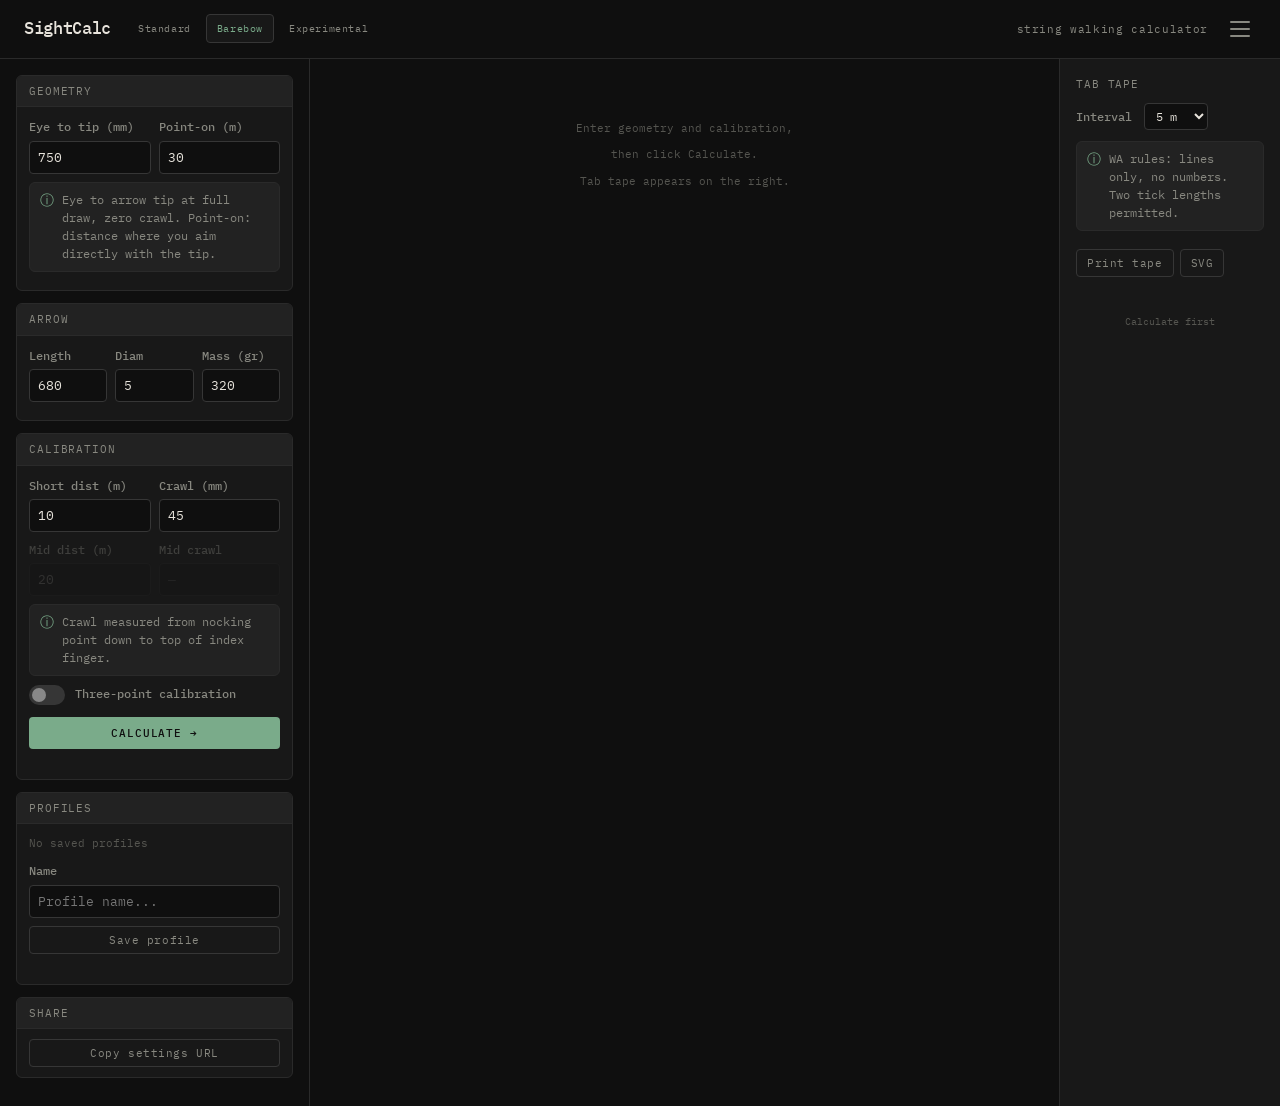
<file: barebow.html>
<!DOCTYPE html>
<html lang="en" data-page="barebow">
<head>
<meta charset="UTF-8">
<meta name="viewport" content="width=device-width, initial-scale=1.0">
<title>SightCalc — Barebow</title>
<link rel="preconnect" href="https://fonts.googleapis.com">
<link href="https://fonts.googleapis.com/css2?family=IBM+Plex+Mono:wght@400;500&family=IBM+Plex+Sans:wght@300;400;500&display=swap" rel="stylesheet">
<link rel="stylesheet" href="shared.css">
<style>
  /* Barebow accent override */
  :root, [data-theme="dark"]    { --accent: #7aab8a; --accent2: #9acbaa; --btn-calc-color: #0f0f0f; }
  [data-theme="contrast"]       { --accent: #ffffff; --accent2: #dddddd; }
  [data-theme="dawn"]           { --accent: #c85040; --accent2: #e06050; }
  [data-theme="paper"]          { --accent: #2d5a1e; --accent2: #3d7a2e; }
  .app { grid-template-columns: 310px 1fr 220px; }
  tr.pton td { background: rgba(122,171,138,0.12); color: #7aab8a; font-weight: 500; }
</style>
</head>
<body>

<header>
  <h1>SightCalc</h1>
  <nav>
    <a class="nav-link" href="index.html">Standard</a>
    <span class="nav-link active">Barebow</span>
    <a class="nav-link" href="experimental.html">Experimental</a>
  </nav>
  <div class="header-right">string walking calculator</div>
  <button class="burger-btn" onclick="openSettings()" aria-label="Settings">
    <span></span><span></span><span></span>
  </button>
</header>

<div class="settings-overlay" id="settingsOverlay">
  <div class="settings-panel">
    <div class="settings-header">
      Settings
      <button class="settings-close" onclick="closeSettings()">&#10005;</button>
    </div>
    <div class="settings-body" id="settingsBody"></div>
  </div>
</div>

<div class="app">
  <aside class="sidebar">

    <div class="panel">
      <div class="ph">Geometry</div>
      <div class="pb">
        <div class="fr">
          <div class="field"><label>Eye to tip (mm)</label><input type="number" id="eyeTip" value="750" step="5"></div>
          <div class="field"><label>Point-on (<span class="unit-label">m</span>)</label><input type="number" id="pointOn" value="30" step="1" min="5"></div>
        </div>
        <div class="info-note">
          <span class="info-icon">&#9432;</span>
          <span class="info-text">Eye to arrow tip at full draw, zero crawl. Point-on: distance where you aim directly with the tip.</span>
        </div>
      </div>
    </div>

    <div class="panel">
      <div class="ph">Arrow</div>
      <div class="pb">
        <div class="fr3">
          <div class="field"><label>Length</label><input type="number" id="arrowLen" value="680" step="5" min="500"></div>
          <div class="field"><label>Diam</label><input type="number" id="arrowDiam" value="5" step="0.01"></div>
          <div class="field"><label>Mass (gr)</label><input type="number" id="arrowMass" value="320" step="5" min="100"></div>
        </div>
      </div>
    </div>

    <div class="panel">
      <div class="ph">Calibration</div>
      <div class="pb">
        <div class="fr">
          <div class="field"><label>Short dist (<span class="unit-label">m</span>)</label><input type="number" id="dist1" value="10" step="1" min="5"></div>
          <div class="field"><label>Crawl (mm)</label><input type="number" id="crawl1" value="45" step="0.5"></div>
        </div>
        <div class="fr" id="midRow" style="opacity:0.35;pointer-events:none">
          <div class="field"><label>Mid dist (<span class="unit-label">m</span>)</label><input type="number" id="dist3" value="20" step="1" min="5" disabled></div>
          <div class="field"><label>Mid crawl</label><input type="number" id="crawl3" value="" step="0.5" disabled placeholder="—"></div>
        </div>
        <div class="info-note" style="margin-bottom:8px">
          <span class="info-icon">&#9432;</span>
          <span class="info-text">Crawl measured from nocking point down to top of index finger.</span>
        </div>
        <label class="switch-label" style="margin-bottom:8px">
          <span class="switch"><input type="checkbox" id="useThreePoint" onchange="onThreePointChange()"><span class="switch-track"></span></span>
          Three-point calibration
        </label>
        <button class="btn-calc" onclick="calculate()">Calculate &rarr;</button>
        <div class="err" id="err"></div>
      </div>
    </div>

    <div class="panel">
      <div class="ph">Profiles</div>
      <div class="pb">
        <div id="profileList" style="margin-bottom:8px"></div>
        <div class="field" style="margin-bottom:8px"><label>Name</label><input type="text" id="profileName" placeholder="Profile name..."></div>
        <button class="bsm" onclick="saveProfile()" style="width:100%">Save profile</button>
        <div class="err" id="profileErr"></div>
      </div>
    </div>

    <div class="panel">
      <div class="ph">Share</div>
      <div class="pb">
        <button class="bsm" onclick="doShare()" style="width:100%">Copy settings URL</button>
        <div id="urlBar" style="display:none;margin-top:8px;font-family:var(--mono);font-size:9px;color:var(--dim);word-break:break-all;background:var(--bg);padding:6px 8px;border-radius:4px;border:1px solid var(--border)"></div>
      </div>
    </div>

  </aside>

  <section class="output">
    <div id="emptyState" class="empty">Enter geometry and calibration,<br>then click Calculate.<br>Tab tape appears on the right.</div>
    <div id="results" style="display:none">
      <div class="mg" id="metrics"></div>
      <div class="tn" id="tnote"></div>
      <div class="tw">
        <div class="ttb">
          <span class="tt">String crawl by distance</span>
          <div class="ta">
            <div class="seg-ctrl">
              <button class="seg-btn active" id="ivBtn1" onclick="setIv(1)">1 <span class="unit-label">m</span></button>
              <button class="seg-btn" id="ivBtn5" onclick="setIv(5)">5 <span class="unit-label">m</span></button>
            </div>
            <button class="bsm" onclick="printTable()">Print</button>
            <button class="bsm" onclick="exportCSV()">CSV</button>
          </div>
        </div>
        <div class="tc">
          <table>
            <thead><tr><th>Distance</th><th>Crawl (mm)</th><th>Note</th></tr></thead>
            <tbody id="tbody"></tbody>
          </table>
        </div>
      </div>
      <div class="legend">
        <div class="li"><div class="ld" style="background:rgba(122,171,138,0.2)"></div> Point-on</div>
        <div class="li"><div class="ld" style="background:#0e1c2c"></div> Calibration</div>
      </div>
    </div>
  </section>

  <aside class="tape-col">
    <div class="tape-hd">Tab tape</div>
    <div class="tape-opts">
      <div class="opt-row">
        <label>Interval</label>
        <select id="optInterval" onchange="renderTape()">
          <option value="5">5 m</option>
          <option value="10">10 m</option>
        </select>
      </div>
      <div class="info-note" style="margin-top:4px">
        <span class="info-icon">&#9432;</span>
        <span class="info-text">WA rules: lines only, no numbers. Two tick lengths permitted.</span>
      </div>
    </div>
    <div class="tape-acts">
      <button class="bsm" onclick="printTape()">Print tape</button>
      <button class="bsm" onclick="dlSVG()">SVG</button>
    </div>
    <div id="tapeEmpty" style="font-family:var(--mono);font-size:10px;color:var(--dim);text-align:center;padding:1.5rem 0">Calculate first</div>
    <div id="tapePreview"></div>
  </aside>
</div>

<script src="shared.js"></script>
<script>
const BB_FIELDS = ['eyeTip','pointOn','arrowLen','arrowDiam','arrowMass','dist1','crawl1'];
const PKEY = 'sightcalc_bb_profiles';
let R = null, iv = 1;

function onThreePointChange() {
  const on = document.getElementById('useThreePoint').checked;
  const row = document.getElementById('midRow');
  row.style.opacity = on ? '1' : '0.35';
  row.style.pointerEvents = on ? 'auto' : 'none';
  row.querySelectorAll('input').forEach(i => i.disabled = !on);
}

function setIv(v) {
  iv = v;
  document.getElementById('ivBtn1').classList.toggle('active', v===1);
  document.getElementById('ivBtn5').classList.toggle('active', v===5);
  if (R) renderTable();
}

function crawlAtDist(d, v0, eyeTipM, anglePointOn, drag, am) {
  const a = findAngle(d, v0, drag, am, 0.001);
  return eyeTipM * (Math.tan(anglePointOn*Math.PI/180) - Math.tan(a*Math.PI/180)) * 1000;
}

function calculate() {
  const eyeTipM = gi('eyeTip')/1000;
  const pointOn = toMetres(gi('pointOn'));
  const aL=gi('arrowLen'), aD=gi('arrowDiam'), aG=gi('arrowMass');
  const d1=toMetres(gi('dist1')), cr1=gi('crawl1');
  const errEl = document.getElementById('err'); errEl.textContent = '';
  if ([eyeTipM,pointOn,aL,aD,aG,d1,cr1].some(isNaN)) { errEl.textContent='Fill in all fields.'; return; }
  if (d1 >= pointOn) { errEl.textContent='Calibration dist must be shorter than point-on.'; return; }
  const am = aG/15.432359/1000;
  let v0=60, step=10, dr=calcDrag(v0,aL,aD,am);
  let apOn=findAngle(pointOn,v0,dr,am,0.001);
  let calcCr=crawlAtDist(d1,v0,eyeTipM,apOn,dr,am);
  while (calcCr < cr1) {
    v0-=step;
    if (v0<5) { errEl.textContent='Velocity too low — check calibration values.'; return; }
    dr=calcDrag(v0,aL,aD,am); apOn=findAngle(pointOn,v0,dr,am,0.001);
    calcCr=crawlAtDist(d1,v0,eyeTipM,apOn,dr,am);
  }
  let it=0;
  while (Math.abs(calcCr-cr1)>0.05 && it<60) {
    step/=2; it++;
    while (calcCr>cr1) { v0+=step; dr=calcDrag(v0,aL,aD,am); apOn=findAngle(pointOn,v0,dr,am,0.001); calcCr=crawlAtDist(d1,v0,eyeTipM,apOn,dr,am); }
    step/=2; it++;
    while (calcCr<cr1) { v0-=step; dr=calcDrag(v0,aL,aD,am); apOn=findAngle(pointOn,v0,dr,am,0.001); calcCr=crawlAtDist(d1,v0,eyeTipM,apOn,dr,am); }
  }
  const finalApOn=findAngle(pointOn,v0,dr,am,0.001);
  const crawls=[];
  for (let d=1; d<=pointOn; d++) crawls[d]=crawlAtDist(d,v0,eyeTipM,finalApOn,dr,am);

  // Three-point refinement
  const useThree=document.getElementById('useThreePoint').checked;
  if (useThree) {
    const d3=gi('dist3'), cr3=gi('crawl3');
    if (!isNaN(d3)&&!isNaN(cr3)&&crawls[Math.round(d3)]!==undefined) {
      const pts=[[d1,cr1],[Math.round(d3),cr3],[pointOn,0]];
      let sumR=0;
      pts.forEach(([d,cr])=>{
        const a=findAngle(d,v0,dr,am,0.001);
        const ratio=Math.tan(finalApOn*Math.PI/180)-Math.tan(a*Math.PI/180);
        if (Math.abs(ratio)>0.0001) sumR+=(cr/1000)/ratio;
      });
      const eyeAdj=sumR/pts.length;
      if (eyeAdj>0.3&&eyeAdj<2.0) for (let d=1;d<=pointOn;d++) crawls[d]=crawlAtDist(d,v0,eyeAdj,finalApOn,dr,am);
    }
  }

  R={crawls,pointOn,d1,cr1,v0,eyeTipM,aL,aD,aG};
  const ul=unitLabel();
  document.getElementById('metrics').innerHTML=`
    <div class="metric"><div class="ml">Arrow speed</div><div class="mv">${v0.toFixed(1)}</div><div class="mu">m/s — ${(v0*1000/25.4/12).toFixed(0)} ft/s</div></div>
    <div class="metric"><div class="ml">Point-on</div><div class="mv">${pointOn}</div><div class="mu">${ul} — zero crawl</div></div>
    <div class="metric"><div class="ml">Max crawl</div><div class="mv">${crawls[d1]?crawls[d1].toFixed(1):'—'}</div><div class="mu">mm at ${d1} ${ul}</div></div>`;
  document.getElementById('tnote').textContent=`At ${pointOn} ${ul} you aim with the arrow tip — no crawl. Crawl increases as distance decreases.`;
  document.getElementById('emptyState').style.display='none';
  document.getElementById('results').style.display='block';
  document.getElementById('tapeEmpty').style.display='none';
  renderTable(); renderTape();
}

function getDists() {
  if (!R) return [];
  const {crawls,pointOn}=R;
  const dists=new Set();
  if (iv===1) { for (let d=1;d<=pointOn;d++) dists.add(d); }
  else { for (let d=5;d<=pointOn;d+=5) dists.add(d); }
  dists.add(pointOn);
  return Array.from(dists).filter(d=>d>=1&&d<=pointOn).sort((a,b)=>a-b);
}

function renderTable() {
  if (!R) return;
  const {crawls,pointOn,d1}=R;
  const tb=document.getElementById('tbody'); tb.innerHTML='';
  getDists().forEach(d=>{
    const cr=crawls[d]; if (cr===undefined) return;
    const tr=document.createElement('tr');
    if (d===pointOn) tr.className='pton';
    else if (d===d1) tr.className='calib';
    tr.innerHTML=`<td>${d} ${unitLabel()}</td><td>${cr<0?'—':cr.toFixed(1)+' mm'}</td><td style="color:var(--dim);font-size:11px">${d===pointOn?'point-on':d===d1?'calibration':''}</td>`;
    tb.appendChild(tr);
  });
}

function buildSVG() {
  if (!R) return null;
  const {crawls,pointOn}=R;
  const iv=parseInt(document.getElementById('optInterval').value);
  const PPM=3.7795, WMM=22, padTop=10, padBot=14;
  let maxCr=0;
  for (let d=5;d<=pointOn;d+=5) if (crawls[d]&&crawls[d]>maxCr) maxCr=crawls[d];
  maxCr=Math.ceil(maxCr/5)*5;
  const HMM=maxCr+padTop+padBot, W=WMM*PPM, H=HMM*PPM;
  const yOf=cr=>(padTop+cr)*PPM;
  const spX=11*PPM, tL=5*PPM, tS=2.5*PPM;
  const primary=new Set(), secondary=new Set();
  for (let d=iv;d<=pointOn;d+=iv) if (crawls[d]&&crawls[d]>=0) primary.add(d);
  if (iv===10) for (let d=5;d<=pointOn;d+=10) if (crawls[d]&&crawls[d]>=0&&!primary.has(d)) secondary.add(d);
  let s=`<svg xmlns="http://www.w3.org/2000/svg" width="${W.toFixed(1)}" height="${H.toFixed(1)}" viewBox="0 0 ${W.toFixed(1)} ${H.toFixed(1)}">`;
  s+=`<rect width="${W}" height="${H}" fill="white"/>`;
  s+=`<line x1="${spX}" y1="${padTop*PPM}" x2="${spX}" y2="${(HMM-padBot)*PPM}" stroke="#222" stroke-width="0.8"/>`;
  s+=`<line x1="${spX-tL}" y1="${padTop*PPM}" x2="${spX+tL}" y2="${padTop*PPM}" stroke="#c00" stroke-width="1.2"/>`;
  secondary.forEach(d=>{ const y=yOf(crawls[d]); s+=`<line x1="${spX}" y1="${y}" x2="${spX+tS}" y2="${y}" stroke="#222" stroke-width="0.6"/>`; });
  primary.forEach(d=>{ const y=yOf(crawls[d]); s+=`<line x1="${spX}" y1="${y}" x2="${spX+tL}" y2="${y}" stroke="#222" stroke-width="0.8"/>`; });
  const calTopY=H-(padBot-2)*PPM, calBotY=calTopY+30*PPM, calMidY=(calTopY+calBotY)/2;
  s+=`<line x1="3" y1="${calTopY}" x2="3" y2="${calBotY}" stroke="#ccc" stroke-width="0.5"/>`;
  s+=`<line x1="1.5" y1="${calTopY}" x2="4.5" y2="${calTopY}" stroke="#ccc" stroke-width="0.5"/>`;
  s+=`<line x1="1.5" y1="${calBotY}" x2="4.5" y2="${calBotY}" stroke="#ccc" stroke-width="0.5"/>`;
  s+=`<text x="6" y="${calMidY+PPM}" font-size="${2.2*PPM}" font-family="'IBM Plex Mono',monospace" fill="#ccc">30</text>`;
  s+=`<text x="6" y="${calMidY+3.4*PPM}" font-size="${2.2*PPM}" font-family="'IBM Plex Mono',monospace" fill="#ccc">mm</text>`;
  s+=`</svg>`; return s;
}

function renderTape() { const s=buildSVG(); if (!s) return; document.getElementById('tapePreview').innerHTML=s; }
function printTape() { const s=buildSVG(); if (!s) return; const w=window.open('','_blank'); w.document.write(`<!DOCTYPE html><html><head><title>SightCalc tab tape</title><style>body{margin:0;padding:0;}svg{display:block;}@page{margin:5mm;size:A4;}</style></head><body>${s}<script>window.onload=function(){window.print();}<\/script></body></html>`); w.document.close(); }
function dlSVG() { const s=buildSVG(); if (!s) return; downloadBlob('tab-tape.svg',s,'image/svg+xml'); }

function printTable() {
  if (!R) return;
  const {crawls,pointOn,d1,v0}=R;
  let rows='';
  getDists().forEach(d=>{ const cr=crawls[d]; if(cr===undefined)return; const bold=(d===pointOn||d===d1)?'font-weight:700;':''; rows+=`<tr style="${bold}"><td>${d} ${unitLabel()}</td><td>${cr<0?'—':cr.toFixed(1)+' mm'}</td></tr>`; });
  const w=window.open('','_blank');
  w.document.write(`<!DOCTYPE html><html><head><title>SightCalc Barebow</title><style>body{font-family:'IBM Plex Mono',monospace;font-size:12pt;margin:15mm;}h2{font-size:14pt;margin-bottom:4px;}p{font-size:9pt;color:#666;margin-bottom:12px;}table{border-collapse:collapse;}th{text-align:left;font-size:9pt;color:#666;padding:4px 16px 4px 0;border-bottom:1px solid #ccc;}td{padding:4px 16px 4px 0;}@page{margin:15mm;size:A4;}</style></head><body><h2>SightCalc — Barebow</h2><p>Speed: ${v0.toFixed(1)} m/s | Point-on: ${pointOn} ${unitLabel()}</p><table><thead><tr><th>Distance</th><th>Crawl</th></tr></thead><tbody>${rows}</tbody></table><script>window.onload=function(){window.print();}<\/script></body></html>`);
  w.document.close();
}

function exportCSV() {
  if (!R) return;
  const {crawls,pointOn}=R;
  let c='Distance,Crawl (mm)\n';
  for (let d=1;d<=pointOn;d++) if(crawls[d]!==undefined) c+=`${d} ${unitLabel()},${crawls[d]<0?'':crawls[d].toFixed(1)}\n`;
  downloadBlob('crawl-settings.csv',c,'text/csv');
}

function loadP() { try { return JSON.parse(localStorage.getItem(PKEY)||'{}'); } catch(e) { return {}; } }
function saveP(p) { localStorage.setItem(PKEY,JSON.stringify(p)); }
function renderProfiles() {
  const profiles=loadP(), el=document.getElementById('profileList'), names=Object.keys(profiles);
  if (!names.length) { el.innerHTML='<div style="font-family:var(--mono);font-size:11px;color:var(--dim)">No saved profiles</div>'; return; }
  el.innerHTML=names.map(n=>`<div class="profile-item">
    <span style="flex:1;overflow:hidden;text-overflow:ellipsis;white-space:nowrap;color:var(--text)">${n}</span>
    <button class="bsm" onclick="loadProfile(this.dataset.n)" data-n="${n}">Load</button>
    <button class="bsm" style="color:var(--danger);border-color:var(--danger)" onclick="confirmDelete(this,this.dataset.n,deleteProfile)" data-n="${n}" data-confirming="false">&#10005;</button>
  </div>`).join('');
}
function saveProfile() {
  const name=document.getElementById('profileName').value.trim();
  const errEl=document.getElementById('profileErr');
  if (!name) { errEl.textContent='Enter a name.'; return; } errEl.textContent='';
  const profiles=loadP(), data={};
  BB_FIELDS.forEach(id=>{ const el=document.getElementById(id); if(el) data[id]=el.value; });
  data._unit=currentUnit; profiles[name]=data; saveP(profiles);
  document.getElementById('profileName').value=''; renderProfiles();
}
function loadProfile(name) {
  const data=loadP()[name]; if (!data) return;
  BB_FIELDS.forEach(id=>{ const el=document.getElementById(id); if(el&&data[id]!==undefined) el.value=data[id]; });
  if(data._unit) setUnit(data._unit);
  calculate();
}
function deleteProfile(name) { const p=loadP(); delete p[name]; saveP(p); renderProfiles(); }
function doShare() { copyURL(BB_FIELDS); }

window.addEventListener('load', ()=>{ if(loadFromURL(BB_FIELDS)) calculate(); renderProfiles(); setUnit(currentUnit); });
</script>
</body>
</html>
</file>
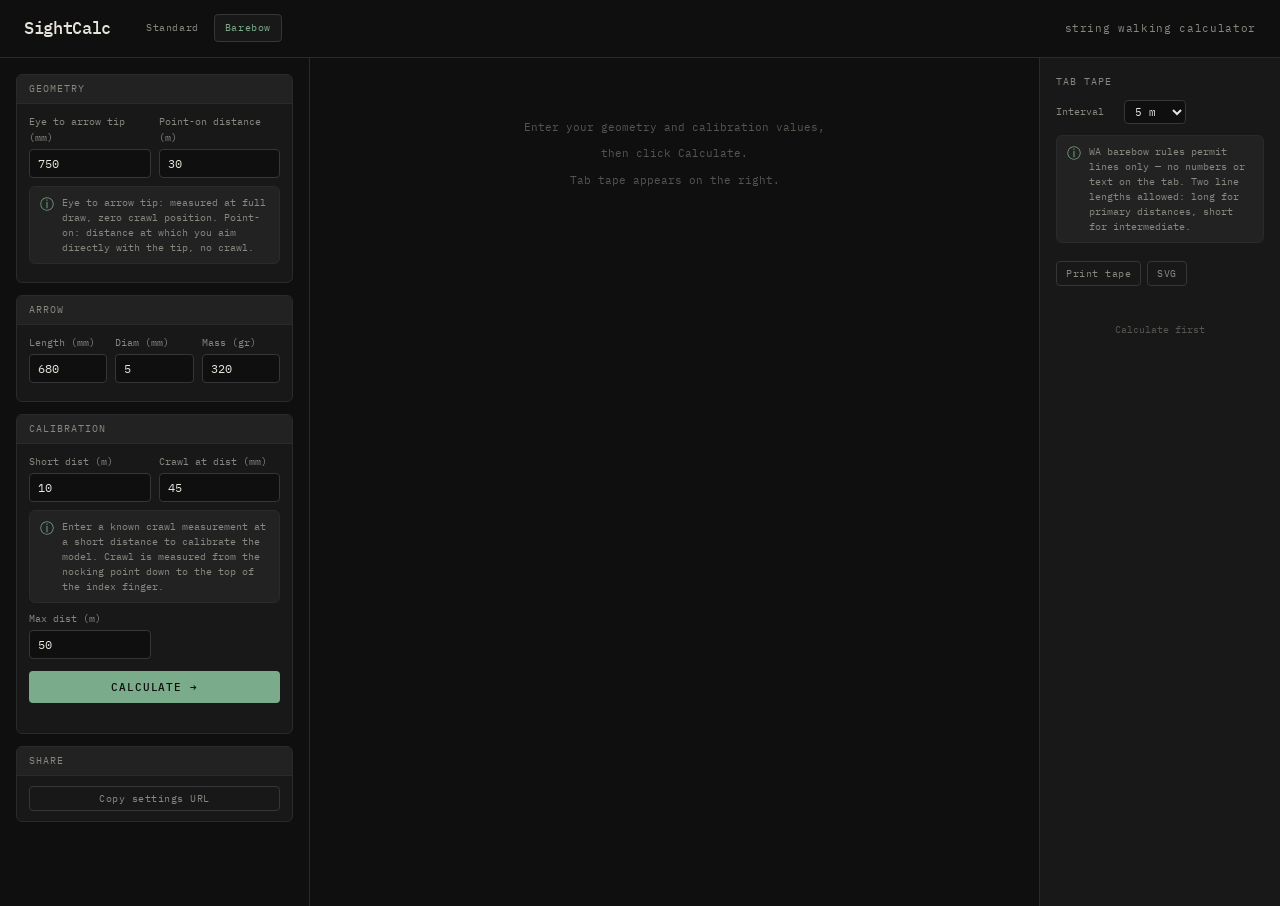
<file: Barebow.html>
<!DOCTYPE html>
<html lang="en">
<head>
<meta charset="UTF-8">
<meta name="viewport" content="width=device-width, initial-scale=1.0">
<title>SightCalc — Barebow</title>
<link rel="preconnect" href="https://fonts.googleapis.com">
<link href="https://fonts.googleapis.com/css2?family=IBM+Plex+Mono:wght@400;500&family=IBM+Plex+Sans:wght@300;400;500&display=swap" rel="stylesheet">
<style>
  *, *::before, *::after { box-sizing: border-box; margin: 0; padding: 0; }
  :root {
    --bg: #0f0f0f; --surface: #181818; --surface2: #222222;
    --border: #2a2a2a; --border2: #363636;
    --accent: #7aab8a; --accent2: #9acbaa;
    --text: #e8e4dc; --muted: #888880; --dim: #555550;
    --danger: #e05050; --peak: #c87830;
    --mono: 'IBM Plex Mono', monospace; --sans: 'IBM Plex Sans', sans-serif;
  }
  body { background: var(--bg); color: var(--text); font-family: var(--sans); font-size: 14px; line-height: 1.6; min-height: 100vh; }
  header { border-bottom: 1px solid var(--border); padding: 0.9rem 1.5rem; display: flex; align-items: center; justify-content: space-between; gap: 1rem; }
  .header-left { display: flex; align-items: center; gap: 1.5rem; }
  h1 { font-family: var(--mono); font-size: 17px; font-weight: 500; letter-spacing: -0.02em; }
  nav { display: flex; gap: 4px; }
  .nav-link { font-family: var(--mono); font-size: 10px; letter-spacing: 0.06em; padding: 5px 10px; border-radius: 4px; text-decoration: none; color: var(--muted); border: 1px solid transparent; transition: all 0.15s; cursor: pointer; }
  .nav-link.active { color: var(--accent); border-color: var(--border2); background: var(--surface); }
  .nav-link:hover:not(.active) { color: var(--text); border-color: var(--border); }
  .header-right { font-family: var(--mono); font-size: 11px; color: var(--muted); letter-spacing: 0.06em; }
  .app { display: grid; grid-template-columns: 310px 1fr 240px; min-height: calc(100vh - 52px); }
  .sidebar { border-right: 1px solid var(--border); padding: 1rem; overflow-y: auto; }
  .output  { padding: 1rem; overflow-y: auto; border-right: 1px solid var(--border); }
  .tape-col { padding: 1rem; background: var(--surface); overflow-y: auto; }
  .panel { background: var(--surface); border: 1px solid var(--border); border-radius: 6px; margin-bottom: 0.75rem; overflow: hidden; }
  .ph { background: var(--surface2); padding: 6px 12px; font-family: var(--mono); font-size: 10px; letter-spacing: 0.1em; text-transform: uppercase; color: var(--muted); border-bottom: 1px solid var(--border); }
  .pb { padding: 10px 12px; }
  .fr  { display: grid; grid-template-columns: 1fr 1fr; gap: 8px; margin-bottom: 8px; }
  .fr3 { display: grid; grid-template-columns: 1fr 1fr 1fr; gap: 8px; margin-bottom: 8px; }
  .field { display: flex; flex-direction: column; gap: 3px; }
  label { font-size: 10px; color: var(--muted); font-family: var(--mono); }
  input[type="number"], select { background: var(--bg); border: 1px solid var(--border2); border-radius: 4px; color: var(--text); font-family: var(--mono); font-size: 12px; padding: 6px 8px; width: 100%; outline: none; -moz-appearance: textfield; }
  input[type="number"]::-webkit-inner-spin-button { -webkit-appearance: none; }
  input:focus, select:focus { border-color: var(--accent); }
  .btn-calc { width: 100%; background: var(--accent); color: #0f0f0f; border: none; border-radius: 4px; font-family: var(--mono); font-size: 11px; font-weight: 500; letter-spacing: 0.08em; text-transform: uppercase; padding: 9px; cursor: pointer; margin-top: 4px; transition: background 0.15s; }
  .btn-calc:hover { background: var(--accent2); }
  .bsm { background: transparent; border: 1px solid var(--border2); border-radius: 4px; color: var(--muted); font-family: var(--mono); font-size: 10px; letter-spacing: 0.05em; padding: 5px 9px; cursor: pointer; white-space: nowrap; transition: all 0.15s; }
  .bsm:hover { border-color: var(--accent); color: var(--accent); }
  .err { font-family: var(--mono); font-size: 10px; color: var(--danger); min-height: 14px; margin-top: 6px; }
  .mg { display: grid; grid-template-columns: repeat(3,1fr); gap: 8px; margin-bottom: 1rem; }
  .metric { background: var(--surface); border: 1px solid var(--border); border-radius: 6px; padding: 10px 12px; }
  .ml { font-family: var(--mono); font-size: 9px; letter-spacing: 0.08em; text-transform: uppercase; color: var(--muted); margin-bottom: 4px; }
  .mv { font-family: var(--mono); font-size: 18px; font-weight: 500; color: var(--accent); line-height: 1.1; }
  .mu { font-size: 10px; color: var(--dim); margin-top: 2px; }
  .tn { background: #0a1a0a; border: 1px solid #1a3a1a; border-radius: 6px; padding: 7px 10px; margin-bottom: 1rem; font-family: var(--mono); font-size: 10px; color: var(--accent); }
  .tw { background: var(--surface); border: 1px solid var(--border); border-radius: 6px; overflow: hidden; }
  .ttb { display: flex; align-items: center; justify-content: space-between; padding: 7px 10px; border-bottom: 1px solid var(--border); background: var(--surface2); gap: 8px; flex-wrap: wrap; }
  .tt { font-family: var(--mono); font-size: 10px; letter-spacing: 0.1em; text-transform: uppercase; color: var(--muted); }
  .ta { display: flex; gap: 6px; align-items: center; flex-wrap: wrap; }
  .tc { overflow-y: auto; max-height: 55vh; }
  table { width: 100%; border-collapse: collapse; font-family: var(--mono); font-size: 11px; }
  thead { position: sticky; top: 0; z-index: 1; }
  th { background: var(--surface2); color: var(--muted); font-weight: 500; font-size: 9px; letter-spacing: 0.08em; text-transform: uppercase; padding: 6px 10px; text-align: left; border-bottom: 1px solid var(--border); }
  td { padding: 4px 10px; border-bottom: 1px solid var(--border); color: var(--text); }
  tr:last-child td { border-bottom: none; }
  tr:hover td { background: rgba(255,255,255,0.02); }
  tr.pton td { background: #0a1a0a; color: var(--accent); font-weight: 500; }
  tr.calib td { background: #0a1520; color: #78b0e0; }
  tr.zero td { color: var(--dim); }
  .empty { text-align: center; padding: 2.5rem 1rem; color: var(--dim); font-family: var(--mono); font-size: 11px; line-height: 2.4; }
  .info-note { display: flex; align-items: flex-start; gap: 8px; background: var(--surface2); border: 1px solid var(--border); border-radius: 6px; padding: 8px 10px; margin-bottom: 8px; }
  .info-icon { font-size: 14px; flex-shrink: 0; color: var(--accent); line-height: 1.4; }
  .info-text { font-family: var(--mono); font-size: 10px; color: var(--muted); line-height: 1.5; }
  .tape-hd { font-family: var(--mono); font-size: 10px; letter-spacing: 0.1em; text-transform: uppercase; color: var(--muted); margin-bottom: 10px; }
  .tape-opts { display: flex; flex-direction: column; gap: 7px; margin-bottom: 10px; }
  .tape-opts label { display: flex; align-items: center; gap: 6px; font-size: 11px; color: var(--muted); font-family: var(--mono); cursor: pointer; }
  .tape-opts input[type="checkbox"] { accent-color: var(--accent); }
  .tape-opts select { width: auto; font-size: 11px; padding: 3px 6px; }
  .opt-row { display: flex; align-items: center; gap: 8px; }
  .opt-row label { min-width: 60px; font-size: 10px; }
  .tape-acts { display: flex; gap: 6px; margin-bottom: 12px; flex-wrap: wrap; }
  #tapePreview svg { border: 1px solid var(--border); background: #fff; border-radius: 3px; max-width: 100%; }
  .legend { display: flex; gap: 14px; margin-top: 10px; font-family: var(--mono); font-size: 10px; color: var(--dim); flex-wrap: wrap; }
  .li { display: flex; align-items: center; gap: 5px; }
  .ld { width: 8px; height: 8px; border-radius: 2px; }
  .seg-ctrl { display: flex; border: 1px solid var(--border2); border-radius: 4px; overflow: hidden; }
  .seg-btn { background: transparent; border: none; border-right: 1px solid var(--border2); color: var(--muted); font-family: var(--mono); font-size: 10px; padding: 4px 10px; cursor: pointer; transition: all 0.15s; }
  .seg-btn:last-child { border-right: none; }
  .seg-btn.active { background: var(--accent); color: #0f0f0f; }
  .seg-btn:hover:not(.active) { color: var(--text); background: var(--surface2); }
  @media (max-width: 1050px) { .app { grid-template-columns: 300px 1fr; } .tape-col { display: none; } }
  @media (max-width: 680px)  { .app { grid-template-columns: 1fr; } .sidebar { border-right: none; border-bottom: 1px solid var(--border); } .mg { grid-template-columns: repeat(2,1fr); } }
  @media print {
    body, .app { display: block; background: white; }
    .sidebar, .output, header { display: none !important; }
    .tape-col { display: block !important; padding: 0; background: white; border: none; }
    .tape-hd, .tape-opts, .tape-acts { display: none !important; }
    #tapePreview svg { border: none; }
    @page { margin: 5mm; size: A4 portrait; }
  }
</style>
</head>
<body>

<header>
  <div class="header-left">
    <h1>SightCalc</h1>
    <nav>
      <a class="nav-link" href="index.html">Standard</a>
      <span class="nav-link active">Barebow</span>
    </nav>
  </div>
  <div class="header-right">string walking calculator</div>
</header>

<div class="app">
  <aside class="sidebar">

    <div class="panel">
      <div class="ph">Geometry</div>
      <div class="pb">
        <div class="fr">
          <div class="field">
            <label>Eye to arrow tip (mm)</label>
            <input type="number" id="eyeTip" value="750" step="5">
          </div>
          <div class="field">
            <label>Point-on distance (m)</label>
            <input type="number" id="pointOn" value="30" step="1" min="5" max="90">
          </div>
        </div>
        <div class="info-note">
          <span class="info-icon">&#9432;</span>
          <span class="info-text">Eye to arrow tip: measured at full draw, zero crawl position. Point-on: distance at which you aim directly with the tip, no crawl.</span>
        </div>
      </div>
    </div>

    <div class="panel">
      <div class="ph">Arrow</div>
      <div class="pb">
        <div class="fr3">
          <div class="field"><label>Length (mm)</label><input type="number" id="arrowLen" value="680" step="5" min="500"></div>
          <div class="field"><label>Diam (mm)</label><input type="number" id="arrowDiam" value="5" step="0.01"></div>
          <div class="field"><label>Mass (gr)</label><input type="number" id="arrowMass" value="320" step="5" min="100"></div>
        </div>
      </div>
    </div>

    <div class="panel">
      <div class="ph">Calibration</div>
      <div class="pb">
        <div class="fr" style="align-items:start">
          <div class="field"><label>Short dist (m)</label><input type="number" id="dist1" value="10" step="1" min="5"></div>
          <div class="field"><label>Crawl at dist (mm)</label><input type="number" id="crawl1" value="45" step="0.5"></div>
        </div>
        <div class="info-note" style="margin-bottom:8px">
          <span class="info-icon">&#9432;</span>
          <span class="info-text">Enter a known crawl measurement at a short distance to calibrate the model. Crawl is measured from the nocking point down to the top of the index finger.</span>
        </div>
        <div class="fr">
          <div class="field"><label>Max dist (m)</label><input type="number" id="maxDist" value="50" step="5" min="10" max="90"></div>
        </div>
        <button class="btn-calc" onclick="calculate()">Calculate &rarr;</button>
        <div class="err" id="err"></div>
      </div>
    </div>

    <div class="panel">
      <div class="ph">Share</div>
      <div class="pb">
        <button class="bsm" onclick="copyURL()" style="width:100%">Copy settings URL</button>
        <div id="urlBar" style="display:none;margin-top:8px;font-family:var(--mono);font-size:9px;color:var(--dim);word-break:break-all;background:var(--bg);padding:6px 8px;border-radius:4px;border:1px solid var(--border)"></div>
      </div>
    </div>

  </aside>

  <section class="output">
    <div id="emptyState" class="empty">
      Enter your geometry and calibration values,<br>then click Calculate.<br>Tab tape appears on the right.
    </div>
    <div id="results" style="display:none">
      <div class="mg" id="metrics"></div>
      <div class="tn" id="tnote"></div>
      <div class="tw">
        <div class="ttb">
          <span class="tt">String crawl by distance</span>
          <div class="ta">
            <div class="seg-ctrl">
              <button class="seg-btn active" id="ivBtn1" onclick="setTableInterval(1)">1 m</button>
              <button class="seg-btn" id="ivBtn5" onclick="setTableInterval(5)">5 m</button>
            </div>
            <button class="bsm" onclick="printTable()">Print</button>
            <button class="bsm" onclick="exportCSV()">CSV</button>
          </div>
        </div>
        <div class="tc">
          <table>
            <thead><tr><th>Distance</th><th>Crawl (mm)</th><th>Note</th></tr></thead>
            <tbody id="tbody"></tbody>
          </table>
        </div>
      </div>
      <div class="legend" style="margin-top:10px">
        <div class="li"><div class="ld" style="background:#0a1a0a"></div> Point-on distance</div>
        <div class="li"><div class="ld" style="background:#0e1c2c"></div> Calibration distance</div>
      </div>
    </div>
  </section>

  <aside class="tape-col">
    <div class="tape-hd">Tab tape</div>
    <div class="tape-opts">
      <div class="opt-row">
        <label>Interval</label>
        <select id="optInterval" onchange="renderTape()">
          <option value="5">5 m</option>
          <option value="10">10 m</option>
        </select>
      </div>
      <div class="info-note" style="margin-top:4px">
        <span class="info-icon">&#9432;</span>
        <span class="info-text">WA barebow rules permit lines only — no numbers or text on the tab. Two line lengths allowed: long for primary distances, short for intermediate.</span>
      </div>
    </div>
    <div class="tape-acts">
      <button class="bsm" onclick="printTape()">Print tape</button>
      <button class="bsm" onclick="dlSVG()">SVG</button>
    </div>
    <div id="tapeEmpty" style="font-family:var(--mono);font-size:10px;color:var(--dim);text-align:center;padding:1.5rem 0">Calculate first</div>
    <div id="tapePreview"></div>
  </aside>
</div>

<script>
let R = null;
let tableInterval = 1;

function setTableInterval(iv) {
  tableInterval = iv;
  document.getElementById('ivBtn1').classList.toggle('active', iv===1);
  document.getElementById('ivBtn5').classList.toggle('active', iv===5);
  if(R) renderTable();
}

function trajectory(td, v0, la, sl, dr, am) {
  const dt = 0.002;
  let x=0,y=0,vx=v0*Math.cos(la),vy=v0*Math.sin(la),a=la;
  let ax=(-dr*Math.cos(a)/am)-9.8*Math.sin(sl), ay=(-dr*Math.sin(a)/am)-9.8*Math.cos(sl);
  while(x<td){
    x+=vx*dt+.5*ax*dt*dt; y+=vy*dt+.5*ay*dt*dt;
    vx+=ax*dt; vy+=ay*dt; a=vy/vx;
    ax=(-dr*Math.cos(a)/am)-9.8*Math.sin(sl);
    ay=(-dr*Math.sin(a)/am)-9.8*Math.cos(sl);
  }
  return y-(x-td)*a;
}

function calcDrag(v, L, d, m) {
  const rho=1.204, Lm=L/1000, dm=d/1000, A=Math.PI*dm*Lm, Re=v*Lm/1.52e-5;
  return .5*rho*v*v*A*(0.0576/Math.pow(Re,.2)+0.0016*Lm/dm/Math.pow(Re,.4))*10/7;
}

function findAngle(dist, v0, drag, am, tol) {
  tol=tol||.001; let a=0, s=1;
  let dp=trajectory(dist,v0,a*Math.PI/180,0,drag,am);
  while(dp<=0){a+=s;dp=trajectory(dist,v0,a*Math.PI/180,0,drag,am);}
  let i=0;
  while(Math.abs(dp)>tol&&i<80){
    s/=2;i++;
    while(dp>0){a-=s;dp=trajectory(dist,v0,a*Math.PI/180,0,drag,am);}
    s/=2;i++;
    while(dp<0){a+=s;dp=trajectory(dist,v0,a*Math.PI/180,0,drag,am);}
  }
  return a;
}

// At point-on distance, the arrow tip aligns with the target.
// The launch angle at point-on gives us the baseline geometry.
// At other distances, the required launch angle change is achieved by crawling.
// crawl(d) = eyeTip * (tan(angle_d) - tan(angle_pointOn))
// This comes from the geometry of the eye-tip-target triangle:
// shifting fingers down the string rotates the arrow around the pressure point,
// changing the effective aim by (crawl / eyeToString). We approximate
// eyeToString as negligible relative to eyeTip (valid within ~2%).
// The calibration crawl at a known short distance is used to find velocity,
// exactly as the sight gap is used in the compound calculator.

function crawlAtDist(d, v0, eyeTipM, anglePointOn, drag, am) {
  const a = findAngle(d, v0, drag, am, 0.001);
  return eyeTipM * (Math.tan(anglePointOn * Math.PI/180) - Math.tan(a * Math.PI/180)) * 1000;
}

function gi(id){return parseFloat(document.getElementById(id).value);}

function calculate() {
  const eyeTipM  = gi('eyeTip') / 1000;
  const pointOn  = gi('pointOn');
  const aL       = gi('arrowLen');
  const aD       = gi('arrowDiam');
  const aG       = gi('arrowMass');
  const d1       = gi('dist1');
  const cr1      = gi('crawl1');
  const mxD      = gi('maxDist');
  const errEl    = document.getElementById('err');
  errEl.textContent = '';

  if([eyeTipM,pointOn,aL,aD,aG,d1,cr1,mxD].some(isNaN)){errEl.textContent='Fill in all fields.';return;}
  if(d1>=pointOn){errEl.textContent='Calibration distance must be shorter than point-on distance.';return;}
  if(d1<5){errEl.textContent='Minimum calibration distance is 5 m.';return;}

  const am = aG / 15.432359 / 1000;

  // Find velocity by matching the calculated crawl at d1 to the entered crawl.
  // We iterate velocity until crawlAtDist(d1) = cr1.
  // Start low — barebow archers typically shoot 25-55 m/s.
  let v0=15, step=10, dr=calcDrag(v0,aL,aD,am);

  // First find the point-on angle at current v0
  let apOn = findAngle(pointOn, v0, dr, am, 0.001);
  let calcCr = crawlAtDist(d1, v0, eyeTipM, apOn, dr, am);

  // crawl increases as velocity decreases (slower arrow needs more crawl at short range)
  // so we search: if calcCr < cr1 we need slower arrow (less energy = more drop = more crawl needed)
  while(calcCr < cr1) {
    v0 -= step;
    if(v0 < 5){ errEl.textContent='Velocity too low — check calibration crawl value.'; return; }
    dr = calcDrag(v0,aL,aD,am);
    apOn = findAngle(pointOn, v0, dr, am, 0.001);
    calcCr = crawlAtDist(d1, v0, eyeTipM, apOn, dr, am);
  }
  let it=0;
  while(Math.abs(calcCr-cr1)>0.05 && it<60){
    step/=2; it++;
    while(calcCr>cr1){
      v0+=step; dr=calcDrag(v0,aL,aD,am);
      apOn=findAngle(pointOn,v0,dr,am,0.001);
      calcCr=crawlAtDist(d1,v0,eyeTipM,apOn,dr,am);
    }
    step/=2; it++;
    while(calcCr<cr1){
      v0-=step; dr=calcDrag(v0,aL,aD,am);
      apOn=findAngle(pointOn,v0,dr,am,0.001);
      calcCr=crawlAtDist(d1,v0,eyeTipM,apOn,dr,am);
    }
  }

  const mxC = Math.max(mxD, pointOn);
  const crawls = [];
  const finalApOn = findAngle(pointOn, v0, dr, am, 0.001);
  for(let d=1; d<=mxC; d++){
    crawls[d] = crawlAtDist(d, v0, eyeTipM, finalApOn, dr, am);
  }

  R = {crawls, pointOn, d1, cr1, mxD, v0, eyeTipM, aL, aD, aG};

  document.getElementById('metrics').innerHTML=`
    <div class="metric"><div class="ml">Arrow speed</div><div class="mv">${v0.toFixed(1)}</div><div class="mu">m/s — ${(v0*1000/25.4/12).toFixed(0)} ft/s</div></div>
    <div class="metric"><div class="ml">Point-on</div><div class="mv">${pointOn}</div><div class="mu">metres — zero crawl</div></div>
    <div class="metric"><div class="ml">Max crawl (${mxD} m)</div><div class="mv">${crawls[mxD]?crawls[mxD].toFixed(1):'—'}</div><div class="mu">mm</div></div>`;

  document.getElementById('tnote').textContent =
    `At ${pointOn} m you aim directly with the arrow tip — no crawl. Below this distance, crawl increases as distance decreases.`;

  document.getElementById('emptyState').style.display='none';
  document.getElementById('results').style.display='block';
  document.getElementById('tapeEmpty').style.display='none';

  renderTable();
  renderTape();
}

function getTableDists() {
  if(!R) return [];
  const{crawls,pointOn,mxD}=R;
  const dists=new Set();
  if(tableInterval===1){
    for(let d=1;d<=mxD;d++) dists.add(d);
  } else {
    for(let d=5;d<=mxD;d+=5) dists.add(d);
  }
  dists.add(pointOn);
  return Array.from(dists).filter(d=>d>=1&&d<=mxD).sort((a,b)=>a-b);
}

function renderTable() {
  if(!R) return;
  const{crawls,pointOn,d1}=R;
  const tb=document.getElementById('tbody');
  tb.innerHTML='';
  getTableDists().forEach(d=>{
    const cr=crawls[d];
    if(cr===undefined) return;
    const tr=document.createElement('tr');
    const isPointOn=d===pointOn;
    const isCalib=d===d1;
    if(isPointOn) tr.className='pton';
    else if(isCalib) tr.className='calib';
    else if(cr<0) tr.className='zero';
    const crStr=cr<0?'beyond point-on':cr.toFixed(1)+' mm';
    const note=isPointOn?'point-on — aim with tip':isCalib?'calibration':'';
    tr.innerHTML=`<td>${d} m</td><td>${crStr}</td><td style="color:var(--dim);font-size:10px">${note}</td>`;
    tb.appendChild(tr);
  });
}

function printTable() {
  if(!R) return;
  const{crawls,pointOn,d1,mxD,v0}=R;
  const dists=getTableDists();
  let rows='';
  dists.forEach(d=>{
    const cr=crawls[d];
    if(cr===undefined) return;
    const crStr=cr<0?'—':cr.toFixed(1);
    const bold=(d===pointOn||d===d1)?'font-weight:600;':'';
    rows+=`<tr style="${bold}"><td>${d} m</td><td>${crStr}${cr>=0?' mm':''}</td></tr>`;
  });
  const w=window.open('','_blank');
  w.document.write(`<!DOCTYPE html><html><head><title>SightCalc Barebow</title>
  <style>
    body{font-family:'IBM Plex Mono',monospace;font-size:12pt;margin:15mm;color:#000;}
    h2{font-size:14pt;margin-bottom:4px;}
    p{font-size:9pt;color:#555;margin-bottom:12px;}
    table{width:auto;border-collapse:collapse;min-width:200px;}
    th{text-align:left;font-size:9pt;color:#555;padding:4px 16px 4px 0;border-bottom:1px solid #ccc;}
    td{padding:4px 16px 4px 0;font-size:11pt;}
    tr:nth-child(even) td{background:#f8f8f8;}
    @page{margin:15mm;size:A4 portrait;}
  </style></head><body>
  <h2>SightCalc — Barebow String Walking</h2>
  <p>Speed: ${v0.toFixed(1)} m/s &nbsp;|&nbsp; Point-on: ${pointOn} m</p>
  <table><thead><tr><th>Distance</th><th>Crawl</th></tr></thead><tbody>${rows}</tbody></table>
  <script>window.onload=function(){window.print();}<\/script>
  </body></html>`);
  w.document.close();
}

function buildSVG() {
  if(!R) return null;
  const{crawls,pointOn,mxD}=R;
  const iv=parseInt(document.getElementById('optInterval').value);

  const PPM=3.7795;
  // Tab tape: oriented so zero crawl (point-on) is at top, max crawl at bottom
  // Width narrow like a real tab tape — 20mm wide
  const WMM=22, padTop=10, padBot=14;

  // Find max crawl for scaling
  let maxCrawlMM=0;
  for(let d=5;d<=mxD;d+=5) if(crawls[d]&&crawls[d]>maxCrawlMM) maxCrawlMM=crawls[d];
  maxCrawlMM=Math.ceil(maxCrawlMM/5)*5;

  const HMM=maxCrawlMM+padTop+padBot;
  const W=WMM*PPM, H=HMM*PPM;

  // y position: 0 crawl at top, max crawl at bottom
  const yOf=crawlMM=>(padTop+crawlMM)*PPM;

  const spX=11*PPM;
  const tL=5*PPM, tS=2.5*PPM;

  let s=`<svg xmlns="http://www.w3.org/2000/svg" width="${W.toFixed(1)}" height="${H.toFixed(1)}" viewBox="0 0 ${W.toFixed(1)} ${H.toFixed(1)}">`;
  s+=`<rect width="${W}" height="${H}" fill="white"/>`;

  // Spine line
  s+=`<line x1="${spX}" y1="${padTop*PPM}" x2="${spX}" y2="${(HMM-padBot)*PPM}" stroke="#222" stroke-width="0.8"/>`;

  // Nocking point marker at top (zero crawl)
  s+=`<line x1="${spX-tL}" y1="${padTop*PPM}" x2="${spX+tL}" y2="${padTop*PPM}" stroke="#c00" stroke-width="1.2"/>`;

  // Tick marks for each distance
  const primary=new Set(), secondary=new Set();
  for(let d=iv;d<=mxD;d+=iv){
    if(crawls[d]&&crawls[d]>=0) primary.add(d);
  }
  if(iv===10){
    for(let d=5;d<=mxD;d+=10){
      if(crawls[d]&&crawls[d]>=0&&!primary.has(d)) secondary.add(d);
    }
  }

  secondary.forEach(d=>{
    const y=yOf(crawls[d]);
    s+=`<line x1="${spX}" y1="${y}" x2="${spX+tS}" y2="${y}" stroke="#222" stroke-width="0.6"/>`;
  });

  primary.forEach(d=>{
    const y=yOf(crawls[d]);
    s+=`<line x1="${spX}" y1="${y}" x2="${spX+tL}" y2="${y}" stroke="#222" stroke-width="0.8"/>`;
  });

  // Calibration ruler
  const calX=3*PPM, calTopY=H-(padBot-2)*PPM, calBotY=calTopY+30*PPM, calMidY=(calTopY+calBotY)/2;
  s+=`<line x1="${calX}" y1="${calTopY}" x2="${calX}" y2="${calBotY}" stroke="#ccc" stroke-width="0.5"/>`;
  s+=`<line x1="${calX-1.5*PPM}" y1="${calTopY}" x2="${calX+1.5*PPM}" y2="${calTopY}" stroke="#ccc" stroke-width="0.5"/>`;
  s+=`<line x1="${calX-1.5*PPM}" y1="${calBotY}" x2="${calX+1.5*PPM}" y2="${calBotY}" stroke="#ccc" stroke-width="0.5"/>`;
  s+=`<text x="${calX+2.5*PPM}" y="${calMidY+PPM}" text-anchor="start" font-size="${2.2*PPM}" font-family="'IBM Plex Mono',monospace" fill="#ccc">30</text>`;
  s+=`<text x="${calX+2.5*PPM}" y="${calMidY+3.4*PPM}" text-anchor="start" font-size="${2.2*PPM}" font-family="'IBM Plex Mono',monospace" fill="#ccc">mm</text>`;

  s+=`</svg>`;
  return s;
}

function renderTape(){const s=buildSVG();if(!s)return;document.getElementById('tapePreview').innerHTML=s;}

function printTape(){
  const s=buildSVG();if(!s)return;
  const w=window.open('','_blank');
  w.document.write(`<!DOCTYPE html><html><head><title>SightCalc tab tape</title>
    <style>body{margin:0;padding:0;background:white;}svg{display:block;}@page{margin:5mm;size:A4 portrait;}</style>
    </head><body>${s}<script>window.onload=function(){window.print();}<\/script></body></html>`);
  w.document.close();
}

function dlSVG(){
  const s=buildSVG();if(!s)return;
  const a=document.createElement('a');
  a.href=URL.createObjectURL(new Blob([s],{type:'image/svg+xml'}));
  a.download='tab-tape.svg'; a.click();
}

function exportCSV(){
  if(!R)return;
  const{crawls,mxD}=R;
  let c='Distance (m),Crawl (mm)\n';
  for(let d=1;d<=mxD;d++) c+=`${d},${crawls[d]!==undefined?(crawls[d]<0?'beyond point-on':crawls[d].toFixed(1)):''}\n`;
  const a=document.createElement('a');
  a.href=URL.createObjectURL(new Blob([c],{type:'text/csv'}));
  a.download='crawl-settings.csv'; a.click();
}

function copyURL(){
  const ids=['eyeTip','pointOn','arrowLen','arrowDiam','arrowMass','dist1','crawl1','maxDist'];
  const p=new URLSearchParams();
  ids.forEach(id=>p.set(id,document.getElementById(id).value));
  const url=location.origin+location.pathname+'?'+p.toString();
  navigator.clipboard.writeText(url).catch(()=>{});
  const b=document.getElementById('urlBar'); b.textContent=url; b.style.display='block';
}

function loadFromURL(){
  const p=new URLSearchParams(location.search);
  const ids=['eyeTip','pointOn','arrowLen','arrowDiam','arrowMass','dist1','crawl1','maxDist'];
  let found=false;
  ids.forEach(id=>{const v=p.get(id);if(v){document.getElementById(id).value=v;found=true;}});
  if(found)calculate();
}
window.addEventListener('load',loadFromURL);
</script>
</body>
</html>
</file>
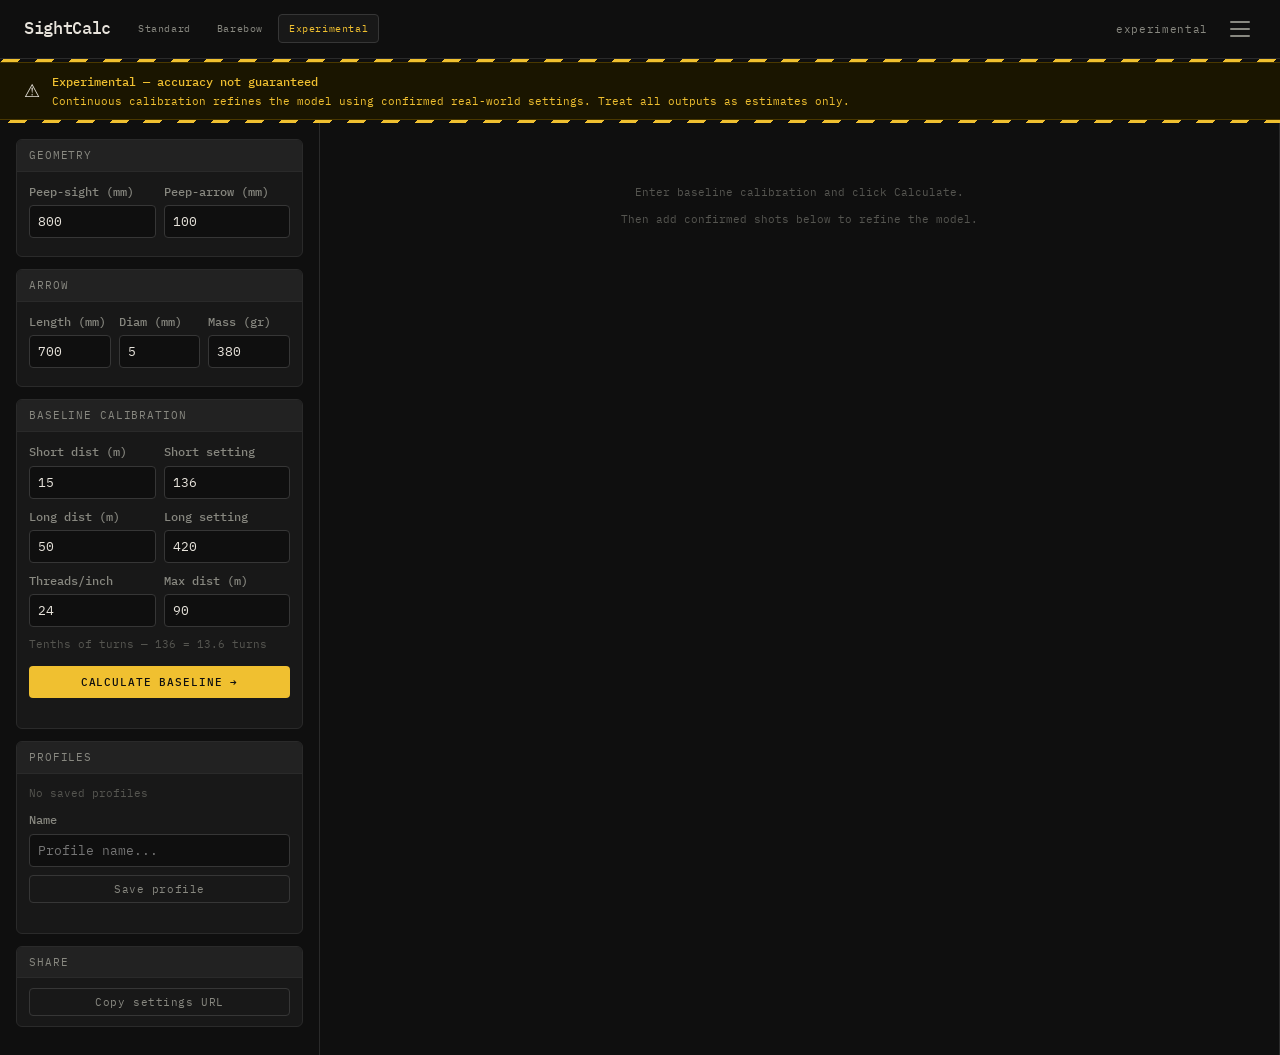
<file: experimental.html>
<!DOCTYPE html>
<html lang="en" data-page="experimental">
<head>
<meta charset="UTF-8">
<meta name="viewport" content="width=device-width, initial-scale=1.0">
<title>SightCalc — Experimental</title>
<link rel="preconnect" href="https://fonts.googleapis.com">
<link href="https://fonts.googleapis.com/css2?family=IBM+Plex+Mono:wght@400;500&family=IBM+Plex+Sans:wght@300;400;500&display=swap" rel="stylesheet">
<link rel="stylesheet" href="shared.css">
<style>
  :root, [data-theme="dark"] { --accent: #f0c030; --accent2: #f8d060; --btn-calc-color: #0f0f0f; }
  [data-theme="contrast"]    { --accent: #ffdd00; --accent2: #ffee44; }
  [data-theme="paper"]       { --accent: #8b6a00; --accent2: #a07800; }
  .app { grid-template-columns: 320px 1fr; }
  .hazard-banner { background: repeating-linear-gradient(-45deg,#f0c030,#f0c030 12px,#0f0f0f 12px,#0f0f0f 24px); padding: 3px 0; }
  .hazard-inner { background: #1a1500; border-top: 1px solid #4a3800; border-bottom: 1px solid #4a3800; padding: 10px 1.5rem; display: flex; align-items: center; gap: 12px; }
  .hazard-icon { font-size: 18px; flex-shrink: 0; }
  .hazard-text { font-family: var(--mono); font-size: 11px; color: #f0c030; line-height: 1.5; }
  .hazard-text strong { font-weight: 500; font-size: 12px; display: block; margin-bottom: 2px; }
  .confirm-panel { background: #1a1500; border: 1px solid #4a3800; border-radius: 6px; padding: 12px 14px; margin-bottom: 1rem; }
  .confirm-title { font-family: var(--mono); font-size: 10px; letter-spacing: 0.08em; text-transform: uppercase; color: #f0c030; margin-bottom: 10px; }
  .confirm-row { display: grid; grid-template-columns: 1fr 1fr auto; gap: 8px; align-items: end; margin-bottom: 10px; }
  .conf-list { margin-top: 8px; }
  .conf-item { display: flex; align-items: center; gap: 8px; padding: 5px 0; border-bottom: 1px solid var(--border); font-family: var(--mono); font-size: 12px; }
  .conf-item:last-child { border-bottom: none; }
  .conf-dist { color: var(--text); min-width: 40px; }
  .conf-val  { color: var(--accent); min-width: 60px; }
  .conf-err  { font-size: 11px; min-width: 90px; }
  .conf-del  { margin-left: auto; background: none; border: none; color: var(--dim); cursor: pointer; font-size: 14px; padding: 0 4px; }
  .conf-del:hover { color: var(--danger); }
  .fit-bar { background: var(--surface2); border: 1px solid var(--border); border-radius: 4px; padding: 8px 12px; margin-top: 10px; font-family: var(--mono); }
  .fit-label { color: var(--muted); font-size: 11px; margin-bottom: 4px; }
  .fit-value { font-size: 14px; font-weight: 500; }
  .fg { color: #5a9a5a; } .fw { color: var(--peak); } .fb { color: var(--danger); }
  tr.confirmed td { background: rgba(240,192,48,0.06); }
  .conf-badge { display: inline-block; background: var(--accent); color: #0f0f0f; font-size: 9px; padding: 1px 5px; border-radius: 3px; margin-left: 6px; font-weight: 500; vertical-align: middle; }
</style>
</head>
<body>

<header>
  <h1>SightCalc</h1>
    <nav>
    <a class="nav-link" href="index.html">Standard</a>
    <a class="nav-link" href="barebow.html">Barebow</a>
    <span class="nav-link active">Experimental</span>
  </nav>
  <div class="header-right">experimental</div>
  <button class="burger-btn" onclick="openSettings()" aria-label="Settings">
    <span></span><span></span><span></span>
  </button>
</header>

<div class="settings-overlay" id="settingsOverlay">
  <div class="settings-panel">
    <div class="settings-header">
      Settings
      <button class="settings-close" onclick="closeSettings()">&#10005;</button>
    </div>
    <div class="settings-body" id="settingsBody"></div>
  </div>
</div>

<div class="hazard-banner">
  <div class="hazard-inner">
    <span class="hazard-icon">⚠</span>
    <div class="hazard-text">
      <strong>Experimental — accuracy not guaranteed</strong>
      Continuous calibration refines the model using confirmed real-world settings. Treat all outputs as estimates only.
    </div>
  </div>
</div>

<div class="app">
  <aside class="sidebar">

    <div class="panel">
      <div class="ph">Geometry</div>
      <div class="pb">
        <div class="fr">
          <div class="field"><label>Peep-sight (mm)</label><input type="number" id="eyeSight" value="800" step="5"></div>
          <div class="field"><label>Peep-arrow (mm)</label><input type="number" id="eyeArrow" value="100" step="5"></div>
        </div>
      </div>
    </div>

    <div class="panel">
      <div class="ph">Arrow</div>
      <div class="pb">
        <div class="fr3">
          <div class="field"><label>Length (mm)</label><input type="number" id="arrowLen" value="700" step="5" min="500"></div>
          <div class="field"><label>Diam (mm)</label><input type="number" id="arrowDiam" value="5" step="0.01"></div>
          <div class="field"><label>Mass (gr)</label><input type="number" id="arrowMass" value="380" step="5" min="100"></div>
        </div>
      </div>
    </div>

    <div class="panel">
      <div class="ph">Baseline calibration</div>
      <div class="pb">
        <div class="fr">
          <div class="field"><label>Short dist (<span class="unit-label">m</span>)</label><input type="number" id="dist1" value="15" step="1"></div>
          <div class="field"><label>Short setting</label><input type="number" id="set1" value="136" step="1"></div>
        </div>
        <div class="fr">
          <div class="field"><label>Long dist (<span class="unit-label">m</span>)</label><input type="number" id="dist2" value="50" step="5" min="40"></div>
          <div class="field"><label>Long setting</label><input type="number" id="set2" value="420" step="1"></div>
        </div>
        <div class="fr">
          <div class="field"><label>Threads/inch</label><input type="number" id="tpi" value="24" step="1"></div>
          <div class="field"><label>Max dist (<span class="unit-label">m</span>)</label><input type="number" id="maxDist" value="90" step="10"></div>
        </div>
        <p style="font-family:var(--mono);font-size:11px;color:var(--dim);margin-bottom:8px">Tenths of turns — 136 = 13.6 turns</p>
        <button class="btn-calc" onclick="calculate()">Calculate baseline &rarr;</button>
        <div class="err" id="err"></div>
      </div>
    </div>

    <div class="panel">
      <div class="ph">Profiles</div>
      <div class="pb">
        <div id="profileList" style="margin-bottom:8px"></div>
        <div class="field" style="margin-bottom:8px"><label>Name</label><input type="text" id="profileName" placeholder="Profile name..."></div>
        <button class="bsm" onclick="saveProfile()" style="width:100%">Save profile</button>
        <div class="err" id="profileErr"></div>
      </div>
    </div>

    <div class="panel">
      <div class="ph">Share</div>
      <div class="pb">
        <button class="bsm" onclick="doShare()" style="width:100%">Copy settings URL</button>
        <div id="urlBar" style="display:none;margin-top:8px;font-family:var(--mono);font-size:9px;color:var(--dim);word-break:break-all;background:var(--bg);padding:6px 8px;border-radius:4px;border:1px solid var(--border)"></div>
      </div>
    </div>

  </aside>

  <section class="output" style="padding:1rem">
    <div id="emptyState" class="empty">Enter baseline calibration and click Calculate.<br>Then add confirmed shots below to refine the model.</div>
    <div id="results" style="display:none">
      <div class="mg" id="metrics"></div>
      <div class="tw" style="margin-bottom:1rem">
        <div class="ttb">
          <span class="tt">Predicted settings</span>
          <div class="ta">
            <div class="seg-ctrl">
              <button class="seg-btn active" id="ivBtn1" onclick="setIv(1)">1 <span class="unit-label">m</span></button>
              <button class="seg-btn" id="ivBtn5" onclick="setIv(5)">5 <span class="unit-label">m</span></button>
            </div>
            <button class="bsm" onclick="exportCSV()">CSV</button>
          </div>
        </div>
        <div class="tc">
          <table>
            <thead><tr><th>Dist</th><th>Predicted</th><th>Confirmed</th><th>Error</th></tr></thead>
            <tbody id="tbody"></tbody>
          </table>
        </div>
      </div>
      <div class="confirm-panel">
        <div class="confirm-title">&#9650; Add confirmed setting</div>
        <div class="confirm-row">
          <div class="field"><label>Distance (<span class="unit-label">m</span>)</label><input type="number" id="confDist" placeholder="e.g. 70" step="1" min="1"></div>
          <div class="field"><label>Actual setting</label><input type="number" id="confSet" placeholder="tenths" step="1"></div>
          <button class="bsm" onclick="addConfirmed()">Add</button>
        </div>
        <p style="font-family:var(--mono);font-size:11px;color:var(--muted);margin-bottom:8px">Real measured setting — model re-solves to best-fit all confirmed points. Saved with profile.</p>
        <div class="conf-list" id="confList"></div>
        <div class="fit-bar" id="fitBar" style="display:none">
          <div class="fit-label">Model fit — RMS error across confirmed points</div>
          <div class="fit-value" id="fitValue"></div>
        </div>
      </div>
    </div>
  </section>
</div>

<script src="shared.js"></script>
<script>
const EXP_FIELDS = ['eyeSight','eyeArrow','arrowLen','arrowDiam','arrowMass','dist1','set1','dist2','set2','tpi','maxDist'];
const PKEY = 'sightcalc_exp_profiles';
let R=null, iv=1, confirmed={};

function setIv(v) { iv=v; document.getElementById('ivBtn1').classList.toggle('active',v===1); document.getElementById('ivBtn5').classList.toggle('active',v===5); if(R) renderTable(); }

function buildResult() {
  const es=gi('eyeSight')/1000, ea=gi('eyeArrow')/1000;
  const aL=gi('arrowLen'), aD=gi('arrowDiam'), aG=gi('arrowMass');
  const d1=gi('dist1'), d2=gi('dist2'), s1=gi('set1'), s2=gi('set2');
  const tpi=gi('tpi'), mxD=gi('maxDist');
  const am=aG/15.432359/1000;
  const sgMM=Math.abs(s2-s1)/10/tpi*25.4;
  let v0=30, step=10, dr=calcDrag(v0,aL,aD,am), cg=calcGap(v0,es,ea,d1,d2,dr,am);
  while (cg>sgMM) { v0+=step; dr=calcDrag(v0,aL,aD,am); cg=calcGap(v0,es,ea,d1,d2,dr,am); }
  let it=0;
  while (Math.abs(cg-sgMM)>.05&&it<50) {
    step/=2;it++; while(cg<sgMM){v0-=step;dr=calcDrag(v0,aL,aD,am);cg=calcGap(v0,es,ea,d1,d2,dr,am);}
    step/=2;it++; while(cg>sgMM){v0+=step;dr=calcDrag(v0,aL,aD,am);cg=calcGap(v0,es,ea,d1,d2,dr,am);}
  }
  const mxC=Math.max(mxD,d2), smm=[];
  for (let d=1;d<=mxC;d++) smm[d]=sMM(d,v0,es,ea,dr,am);
  const pts=[{d:d1,s:s1},{d:d2,s:s2},...Object.entries(confirmed).map(([d,s])=>({d:parseInt(d),s:parseFloat(s)}))];
  let sx=0,sy=0,sxx=0,sxy=0,n=pts.length;
  pts.forEach(p=>{const x=smm[p.d]||0;sx+=x;sy+=p.s;sxx+=x*x;sxy+=x*p.s;});
  const den=n*sxx-sx*sx;
  let sc,of;
  if (Math.abs(den)<1e-10){sc=(s2-s1)/(smm[d2]-smm[d1]);of=s1-sc*smm[d1];}
  else{sc=(n*sxy-sx*sy)/den;of=(sy-sc*sx)/n;}
  let pkMM=-Infinity,pkD=1;
  for (let d=2;d<=Math.min(30,mxD);d++) if(smm[d]>pkMM){pkMM=smm[d];pkD=d;}
  return {smm,toT:mm=>sc*mm+of,pkD,d1,d2,tpi,mxD,v0};
}

function calculate() {
  const errEl=document.getElementById('err'); errEl.textContent='';
  const d1=toMetres(gi('dist1')),d2=toMetres(gi('dist2')),s1=gi('set1'),s2=gi('set2'),tpi=gi('tpi'),mxD=toMetres(gi('maxDist'));
  const es=gi('eyeSight')/1000,ea=gi('eyeArrow')/1000,aL=gi('arrowLen'),aD=gi('arrowDiam'),aG=gi('arrowMass');
  if ([es,ea,aL,aD,aG,d1,d2,s1,s2,tpi,mxD].some(isNaN)){errEl.textContent='Fill in all fields.';return;}
  if (d1>=d2){errEl.textContent='Short dist must be less than long dist.';return;}
  R=buildResult();
  const ul=unitLabel();
  document.getElementById('metrics').innerHTML=`
    <div class="metric"><div class="ml">Arrow speed</div><div class="mv">${R.v0.toFixed(1)}</div><div class="mu">m/s</div></div>
    <div class="metric"><div class="ml">Turnover</div><div class="mv">${R.pkD}</div><div class="mu">${ul}</div></div>
    <div class="metric"><div class="ml">Confirmed</div><div class="mv">${Object.keys(confirmed).length}</div><div class="mu">points</div></div>
    <div class="metric"><div class="ml">mm / turn</div><div class="mv">${(25.4/R.tpi).toFixed(3)}</div><div class="mu">${R.tpi} tpi</div></div>`;
  document.getElementById('emptyState').style.display='none';
  document.getElementById('results').style.display='block';
  renderTable(); renderConfList(); updateFit();
}

function addConfirmed() {
  const d=parseInt(document.getElementById('confDist').value);
  const s=parseFloat(document.getElementById('confSet').value);
  if (isNaN(d)||isNaN(s)||d<1) return;
  confirmed[d]=s;
  document.getElementById('confDist').value='';
  document.getElementById('confSet').value='';
  if (R) calculate();
}

function removeConf(d) { delete confirmed[d]; if(R) calculate(); }

function renderConfList() {
  const el=document.getElementById('confList');
  const keys=Object.keys(confirmed).map(Number).sort((a,b)=>a-b);
  if (!keys.length){el.innerHTML='';return;}
  el.innerHTML=keys.map(d=>{
    const s=confirmed[d], pred=R&&R.smm[d]?R.toT(R.smm[d]):null;
    const err=pred!==null?((s-pred)/10):null;
    const ec=err===null?'':(Math.abs(err)<0.1?'fg':Math.abs(err)<0.3?'fw':'fb');
    return `<div class="conf-item"><span class="conf-dist">${d} ${unitLabel()}</span><span class="conf-val">${toDisplay(s)}</span><span class="conf-err ${ec}">${err!==null?(err>=0?'+':'')+err.toFixed(2)+' turns':''}</span><button class="conf-del" onclick="removeConf(${d})">&#10005;</button></div>`;
  }).join('');
}

function updateFit() {
  const bar=document.getElementById('fitBar'),val=document.getElementById('fitValue');
  const pts=Object.entries(confirmed).map(([d,s])=>({d:parseInt(d),s:parseFloat(s)}));
  if (!pts.length||!R){bar.style.display='none';return;}
  bar.style.display='block';
  let sq=0; pts.forEach(p=>{if(R.smm[p.d]){const e=(p.s-R.toT(R.smm[p.d]))/10;sq+=e*e;}});
  const rms=Math.sqrt(sq/pts.length), cls=rms<0.1?'fg':rms<0.3?'fw':'fb';
  val.className='fit-value '+cls;
  val.textContent='±'+rms.toFixed(3)+' turns RMS across '+pts.length+' point'+(pts.length>1?'s':'');
}

function renderTable() {
  if (!R) return;
  const {smm,toT,pkD,d1,d2,mxD}=R;
  const tb=document.getElementById('tbody'); tb.innerHTML='';
  const dists=[];
  if (iv===1){for(let d=1;d<=mxD;d++)dists.push(d);}
  else{for(let d=5;d<=mxD;d+=5)dists.push(d);if(!dists.includes(18)&&smm[18])dists.push(18);dists.sort((a,b)=>a-b);}
  let pT=null;
  dists.forEach(d=>{
    if (!smm[d]) return;
    const t=toT(smm[d]), ch=pT!==null?(t-pT)/10:null;
    const conf=confirmed[d], err=conf!==undefined?((conf-t)/10):null;
    const ec=err===null?'':(Math.abs(err)<0.1?'fg':Math.abs(err)<0.3?'fw':'fb');
    const tr=document.createElement('tr');
    if (conf!==undefined) tr.className='confirmed';
    else if (d===d1||d===d2) tr.className='calib';
    tr.innerHTML=`<td>${d} ${unitLabel()}${d===pkD?' ▲':''}</td>
      <td>${toDisplay(t)}${d===d1||d===d2?'<span class="conf-badge">CAL</span>':''}</td>
      <td>${conf!==undefined?'<strong>'+toDisplay(conf)+'</strong>':''}</td>
      <td class="${ec}">${err!==null?(err>=0?'+':'')+err.toFixed(2):'—'}</td>`;
    tb.appendChild(tr); pT=t;
  });
}

function exportCSV() {
  if (!R) return;
  const {smm,toT,mxD}=R;
  let c='Distance,Predicted,Confirmed,Error (turns)\n';
  for (let d=1;d<=mxD;d++){if(!smm[d])continue;const pred=toDisplay(toT(smm[d]));const conf=confirmed[d]!==undefined?toDisplay(confirmed[d]):'';const err=confirmed[d]!==undefined?((confirmed[d]-toT(smm[d]))/10).toFixed(2):'';c+=`${d} ${unitLabel()},${pred},${conf},${err}\n`;}
  downloadBlob('exp-settings.csv',c,'text/csv');
}

function loadP() { try{return JSON.parse(localStorage.getItem(PKEY)||'{}');}catch(e){return {};} }
function saveP(p) { localStorage.setItem(PKEY,JSON.stringify(p)); }
function renderProfiles() {
  const profiles=loadP(),el=document.getElementById('profileList'),names=Object.keys(profiles);
  if (!names.length){el.innerHTML='<div style="font-family:var(--mono);font-size:11px;color:var(--dim)">No saved profiles</div>';return;}
  el.innerHTML=names.map(n=>`<div class="profile-item">
    <span style="flex:1;overflow:hidden;text-overflow:ellipsis;white-space:nowrap;color:var(--text)">${n}</span>
    <button class="bsm" onclick="loadProfile(this.dataset.n)" data-n="${n}">Load</button>
    <button class="bsm" style="color:var(--danger);border-color:var(--danger)" onclick="confirmDelete(this,this.dataset.n,deleteProfile)" data-n="${n}" data-confirming="false">&#10005;</button>
  </div>`).join('');
}
function saveProfile() {
  const name=document.getElementById('profileName').value.trim();
  const errEl=document.getElementById('profileErr');
  if (!name){errEl.textContent='Enter a name.';return;}errEl.textContent='';
  const profiles=loadP(),data={};
  EXP_FIELDS.forEach(id=>{const el=document.getElementById(id);if(el)data[id]=el.value;});
  data._confirmed=confirmed; data._unit=currentUnit; profiles[name]=data; saveP(profiles);
  document.getElementById('profileName').value=''; renderProfiles();
}
function loadProfile(name) {
  const data=loadP()[name]; if(!data)return;
  EXP_FIELDS.forEach(id=>{const el=document.getElementById(id);if(el&&data[id]!==undefined)el.value=data[id];});
  confirmed=data._confirmed||{}; if(data._unit) setUnit(data._unit); calculate();
}
function deleteProfile(name){const p=loadP();delete p[name];saveP(p);renderProfiles();}
function doShare(){copyURL(EXP_FIELDS);}

window.addEventListener('load',()=>{if(loadFromURL(EXP_FIELDS))calculate();renderProfiles();setUnit(currentUnit);});
</script>
</body>
</html>
</file>
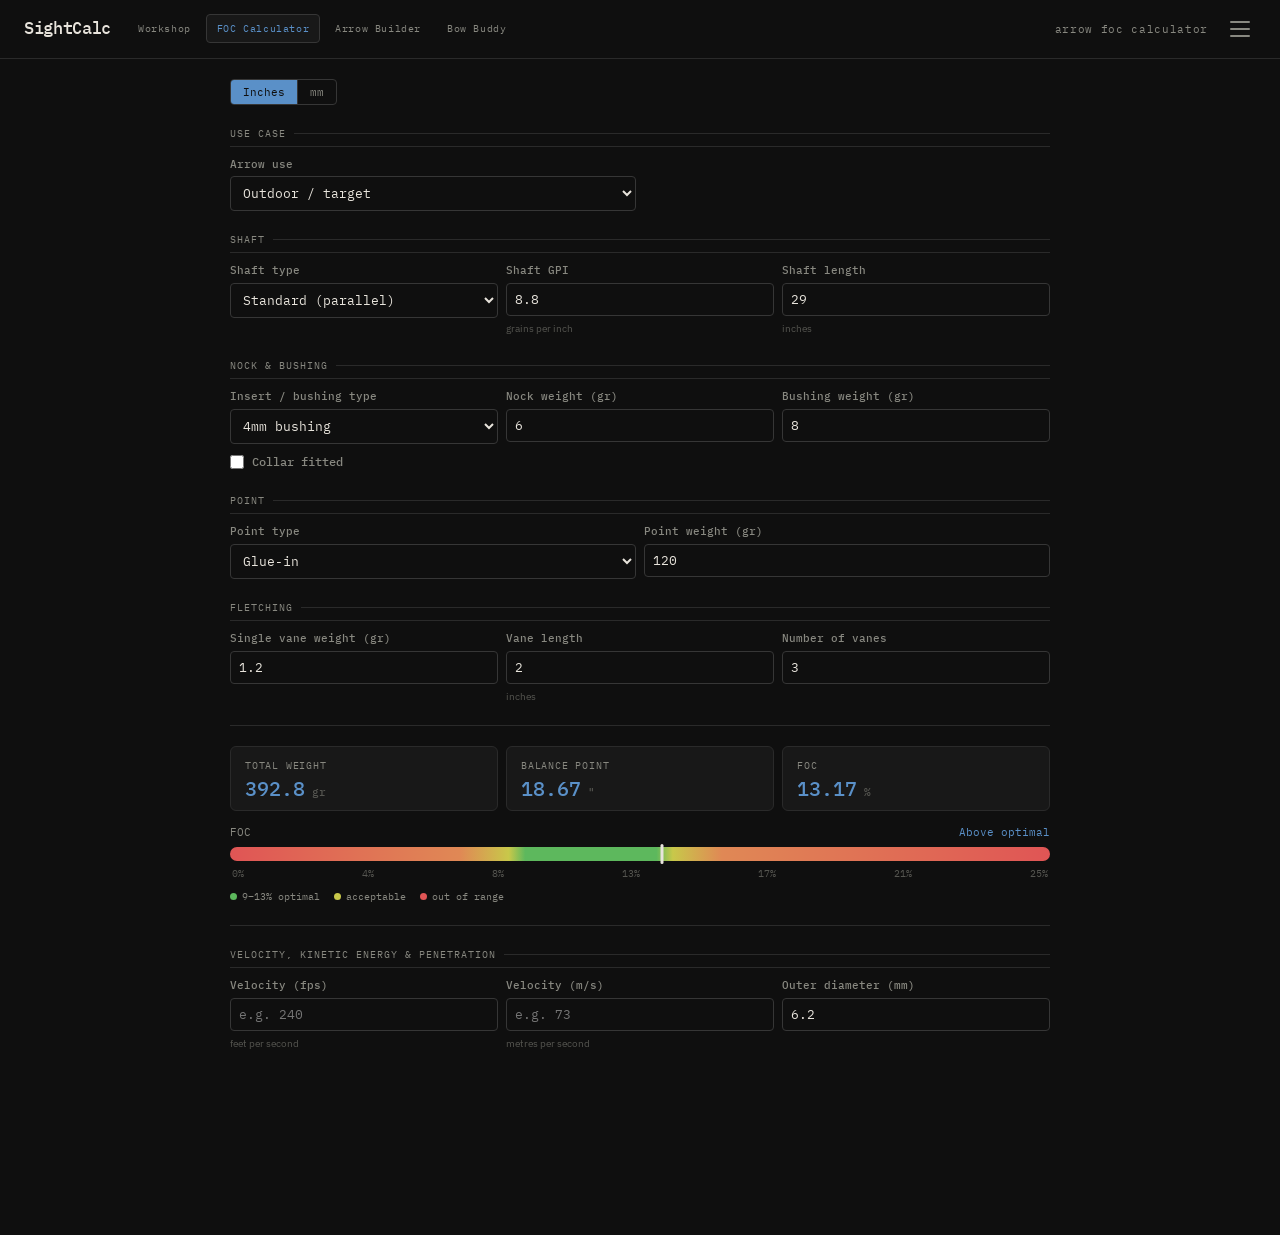
<file: foc.html>
<!DOCTYPE html>
<html lang="en" data-page="foc">
<head>
<meta charset="UTF-8">
<meta name="viewport" content="width=device-width, initial-scale=1.0">
<title>SightCalc — Arrow FOC </title>
<link rel="preconnect" href="https://fonts.googleapis.com">
<link href="https://fonts.googleapis.com/css2?family=IBM+Plex+Mono:wght@400;500&family=IBM+Plex+Sans:wght@300;400;500&display=swap" rel="stylesheet">
<link rel="stylesheet" href="shared.css">
<style>
  .foc-app { max-width: 860px; margin: 0 auto; padding: 1.25rem; }
  .foc-grid { display: grid; grid-template-columns: repeat(auto-fit, minmax(160px, 1fr)); gap: 8px; margin-bottom: 8px; }
  .foc-grid.two { grid-template-columns: 1fr 1fr; }
  .foc-grid.four { grid-template-columns: repeat(4,1fr); }
  .foc-section { font-family: var(--mono); font-size: 10px; letter-spacing: 0.1em; text-transform: uppercase; color: var(--muted); margin: 1.25rem 0 0.5rem; padding-bottom: 4px; border-bottom: 1px solid var(--border); display: flex; align-items: center; gap: 8px; }
  .foc-section::after { content:''; flex:1; height:1px; background:var(--border); }
  .foc-field { display: flex; flex-direction: column; gap: 3px; }
  .foc-field label { font-size: 11px; color: var(--muted); font-family: var(--mono); font-weight: 500; }
  .foc-field .unit-hint { font-size: 10px; color: var(--dim); margin-top: 1px; }
  .foc-metric { background: var(--surface); border: 1px solid var(--border); border-radius: var(--br, 6px); padding: 10px 14px; }
  .foc-metric-label { font-family: var(--mono); font-size: 10px; letter-spacing: 0.08em; text-transform: uppercase; color: var(--muted); margin-bottom: 4px; }
  .foc-metric-value { font-family: var(--mono); font-size: 20px; font-weight: 500; color: var(--accent); line-height: 1.1; }
  .foc-metric-unit { font-size: 11px; color: var(--dim); }
  .foc-divider { height: 1px; background: var(--border); margin: 1.25rem 0; }
  .foc-bar-wrap { margin: 0.75rem 0; }
  .foc-bar-label { display: flex; justify-content: space-between; font-family: var(--mono); font-size: 11px; color: var(--muted); margin-bottom: 6px; }
  .foc-track { position: relative; height: 14px; border-radius: 7px; margin-bottom: 4px; }
  .foc-marker { position: absolute; top: 50%; width: 3px; height: 20px; background: var(--text); border-radius: 2px; transform: translate(-50%,-50%); transition: left 0.3s; }
  .foc-scale { display: flex; justify-content: space-between; font-size: 10px; color: var(--dim); padding: 0 2px; margin-bottom: 6px; font-family: var(--mono); }
  .foc-legend { display: flex; gap: 14px; font-family: var(--mono); font-size: 10px; color: var(--muted); flex-wrap: wrap; }
  .foc-legend-item { display: flex; align-items: center; gap: 5px; }
  .foc-dot { width: 7px; height: 7px; border-radius: 50%; }
  .dimmed { opacity: 0.3; pointer-events: none; }
  .dist-table { width: 100%; border-collapse: collapse; font-family: var(--mono); font-size: 12px; margin-top: 0.5rem; }
  .dist-table th { font-size: 10px; font-weight: 500; color: var(--muted); text-align: right; padding: 6px 10px; border-bottom: 1px solid var(--border); letter-spacing: 0.06em; text-transform: uppercase; background: var(--surface2); }
  .dist-table th:first-child { text-align: left; }
  .dist-table td { padding: 5px 10px; color: var(--text); border-bottom: 1px solid var(--border); text-align: right; }
  .dist-table td:first-child { text-align: left; color: var(--muted); }
  .dist-table tr:last-child td { border-bottom: none; }
  .dist-table tr:hover td { background: var(--surface2); }
  .unit-toggle { display: flex; border: 1px solid var(--border2); border-radius: 4px; overflow: hidden; margin-bottom: 1rem; width: fit-content; }
  .unit-toggle button { background: none; border: none; border-right: 1px solid var(--border2); color: var(--muted); font-family: var(--mono); font-size: 11px; padding: 5px 12px; cursor: pointer; transition: all 0.15s; }
  .unit-toggle button:last-child { border-right: none; }
  .unit-toggle button.active { background: var(--accent); color: var(--btn-calc-color, #0f0f0f); }
  .checkbox-row { display: flex; align-items: center; gap: 8px; margin: 6px 0; }
  .checkbox-row input[type=checkbox] { accent-color: var(--accent); width: 14px; height: 14px; }
  .checkbox-row label { font-family: var(--mono); font-size: 12px; color: var(--muted); cursor: pointer; }
  @media (max-width: 600px) {
    .foc-grid { grid-template-columns: 1fr 1fr; }
    .foc-grid.four { grid-template-columns: 1fr 1fr; }
    .dist-table { font-size: 10px; }
    .dist-table th, .dist-table td { padding: 4px 6px; }
  }
</style>
</head>
<body>

<header>
  <h1>SightCalc</h1>
  <nav>
    <a class="nav-link" href="workshop-tools.html">Workshop</a>
    <span class="nav-link active">FOC Calculator</span>
    <a class="nav-link" href="arrow-builder.html">Arrow Builder</a>
    <a class="nav-link" href="bow-buddy.html">Bow Buddy</a>
  </nav>
  <div class="header-right">arrow foc calculator</div>
  <button class="burger-btn" onclick="openSettings()" aria-label="Settings">
    <span></span><span></span><span></span>
  </button>
</header>

<div class="settings-overlay" id="settingsOverlay">
  <div class="settings-panel">
    <div class="settings-header">
      Settings
      <button class="settings-close" onclick="closeSettings()">&#10005;</button>
    </div>
    <div class="settings-body" id="settingsBody"></div>
  </div>
</div>

<div class="foc-app">

  <div class="unit-toggle">
    <button id="uIn" class="active" onclick="setLenUnit('in')">Inches</button>
    <button id="uMm" onclick="setLenUnit('mm')">mm</button>
  </div>

  <div class="foc-section">Use case</div>
  <div class="foc-grid two">
    <div class="foc-field"><label>Arrow use</label>
      <select id="use-case" onchange="calc()">
        <option value="outdoor">Outdoor / target</option>
        <option value="indoor">Indoor / 3D</option>
        <option value="hunting">Hunting</option>
        <option value="youth">Youth / slow bow</option>
      </select>
    </div>
  </div>

  <div class="foc-section">Shaft</div>
  <div class="foc-grid">
    <div class="foc-field"><label>Shaft type</label>
      <select id="shaft-type" onchange="onShaftChange()">
        <option value="standard">Standard (parallel)</option>
        <option value="x10">X10 / 3.2mm</option>
        <option value="tapered">Tapered / weight-forward</option>
      </select>
    </div>
    <div class="foc-field"><label>Shaft GPI</label><input type="number" id="gpi" value="8.8" min="0" step="0.1" oninput="calc()"><div class="unit-hint">grains per inch</div></div>
    <div class="foc-field"><label>Shaft length</label><input type="number" id="length" value="29" min="1" step="0.25" oninput="calc()"><div class="unit-hint" id="len-hint">inches</div></div>
  </div>

  <div class="foc-section">Nock &amp; bushing</div>
  <div class="foc-grid">
    <div class="foc-field"><label>Insert / bushing type</label>
      <select id="insert-type" onchange="onInsertChange()">
        <option value="none">None</option>
        <option value="pin">Pin nock</option>
        <option value="4mm" selected>4mm bushing</option>
        <option value="indoor">Indoor bushing</option>
      </select>
    </div>
    <div class="foc-field"><label>Nock weight (gr)</label><input type="number" id="nock" value="6" min="0" oninput="calc()"></div>
    <div class="foc-field" id="bushing-field"><label>Bushing weight (gr)</label><input type="number" id="bushing" value="8" min="0" oninput="calc()"></div>
  </div>
  <div class="checkbox-row">
    <input type="checkbox" id="has-collar" onchange="onCollarChange()">
    <label for="has-collar">Collar fitted</label>
  </div>
  <div class="foc-grid two" id="collar-row" style="display:none">
    <div class="foc-field"><label>Collar weight (gr)</label><input type="number" id="collar" value="0" min="0" oninput="calc()"></div>
  </div>

  <div class="foc-section">Point</div>
  <div class="foc-grid">
    <div class="foc-field"><label>Point type</label>
      <select id="point-type" onchange="onPointChange()">
        <option value="gluein">Glue-in</option>
        <option value="screwfield">Screw-in field point</option>
        <option value="broadhead">Screw-in broadhead</option>
        <option value="halfout">Half-out insert</option>
      </select>
    </div>
    <div class="foc-field"><label>Point weight (gr)</label><input type="number" id="point" value="120" min="0" oninput="calc()"></div>
    <div class="foc-field" id="insert-weight-field" style="display:none"><label>Insert weight (gr)</label><input type="number" id="insert" value="0" min="0" oninput="calc()"></div>
  </div>

  <div class="foc-section">Fletching</div>
  <div class="foc-grid">
    <div class="foc-field"><label>Single vane weight (gr)</label><input type="number" id="vane" value="1.2" min="0" step="0.1" oninput="calc()"></div>
    <div class="foc-field"><label>Vane length</label><input type="number" id="vanelen" value="2" min="0" step="0.25" oninput="calc()"><div class="unit-hint" id="vane-len-hint">inches</div></div>
    <div class="foc-field"><label>Number of vanes</label><input type="number" id="vanecount" value="3" min="0" max="12" oninput="calc()"></div>
  </div>

  <div class="foc-divider"></div>

  <div class="foc-grid">
    <div class="foc-metric"><div class="foc-metric-label">Total weight</div><div class="foc-metric-value"><span id="out-weight">—</span><span class="foc-metric-unit"> gr</span></div></div>
    <div class="foc-metric"><div class="foc-metric-label">Balance point</div><div class="foc-metric-value"><span id="out-bp">—</span><span class="foc-metric-unit" id="bp-unit"> "</span></div></div>
    <div class="foc-metric"><div class="foc-metric-label">FOC</div><div class="foc-metric-value"><span id="out-foc">—</span><span class="foc-metric-unit"> %</span></div></div>
  </div>

  <div class="foc-bar-wrap">
    <div class="foc-bar-label"><span>FOC</span><span id="foc-status-label" style="color:var(--accent)"></span></div>
    <div class="foc-track" id="foc-track"><div class="foc-marker" id="foc-marker" style="left:50%"></div></div>
    <div class="foc-scale" id="foc-scale"></div>
    <div class="foc-legend">
      <div class="foc-legend-item"><div class="foc-dot" style="background:#5db85d"></div><span id="label-optimal">9–13% optimal</span></div>
      <div class="foc-legend-item"><div class="foc-dot" style="background:#c8c84a"></div>acceptable</div>
      <div class="foc-legend-item"><div class="foc-dot" style="background:#e05555"></div>out of range</div>
    </div>
  </div>

  <div class="foc-divider"></div>

  <div class="foc-section">Velocity, kinetic energy &amp; penetration</div>
  <div class="foc-grid">
    <div class="foc-field"><label>Velocity (fps)</label><input type="number" id="vel-fps" placeholder="e.g. 240" min="0" step="1" oninput="onFps()"><div class="unit-hint">feet per second</div></div>
    <div class="foc-field"><label>Velocity (m/s)</label><input type="number" id="vel-ms" placeholder="e.g. 73" min="0" step="0.1" oninput="onMs()"><div class="unit-hint">metres per second</div></div>
    <div class="foc-field"><label>Outer diameter (mm)</label><input type="number" id="diameter" value="6.2" min="1" step="0.1" oninput="calcKE()"></div>
  </div>

  <div id="ke-section" class="dimmed">
    <div class="foc-grid four">
      <div class="foc-metric"><div class="foc-metric-label">KE</div><div class="foc-metric-value"><span id="out-ke-ftlb">—</span><span class="foc-metric-unit"> ft·lb</span></div></div>
      <div class="foc-metric"><div class="foc-metric-label">KE</div><div class="foc-metric-value"><span id="out-ke-j">—</span><span class="foc-metric-unit"> J</span></div></div>
      <div class="foc-metric"><div class="foc-metric-label">Momentum</div><div class="foc-metric-value"><span id="out-mom">—</span><span class="foc-metric-unit"> slug·ft/s</span></div></div>
      <div class="foc-metric"><div class="foc-metric-label">Pen. factor</div><div class="foc-metric-value"><span id="out-pf">—</span><span class="foc-metric-unit"> gr/mm²</span></div></div>
    </div>
    <div class="foc-section">Downrange velocity</div>
    <div class="tw">
      <table class="dist-table">
        <thead><tr>
          <th>Distance</th><th style="text-align:right">Speed (m/s)</th><th style="text-align:right">Speed (fps)</th><th style="text-align:right">KE (J)</th><th style="text-align:right">Momentum</th><th style="text-align:right">Pen. factor</th>
        </tr></thead>
        <tbody id="dist-tbody"></tbody>
      </table>
    </div>
  </div>

</div><!-- end foc-app -->

<script src="shared.js"></script>
<script>
const NT_MAP = {none:0.30,pin:0.45,'4mm':0.55,indoor:0.65};
const USE_ZONES = {
  outdoor:{low:9,high:13,max:25,label:'9–13% optimal'},
  indoor:{low:11,high:16,max:25,label:'11–16% optimal'},
  hunting:{low:15,high:25,max:35,label:'15–25% optimal'},
  youth:{low:12,high:17,max:25,label:'12–17% optimal'},
};
const DISTANCES_M = [10,18,30,50,60,70,90];
let currentTotal = 0, updatingVel = false, lenUnit = 'in';

function setLenUnit(u) {
  lenUnit = u;
  document.getElementById('uIn').classList.toggle('active', u==='in');
  document.getElementById('uMm').classList.toggle('active', u==='mm');
  // Convert current values
  const len = parseFloat(document.getElementById('length').value) || 0;
  const vl  = parseFloat(document.getElementById('vanelen').value) || 0;
  if (u === 'mm') {
    document.getElementById('length').value  = (len * 25.4).toFixed(1);
    document.getElementById('vanelen').value = (vl  * 25.4).toFixed(1);
    document.getElementById('length').step   = '1';
    document.getElementById('vanelen').step  = '1';
    document.getElementById('len-hint').textContent = 'mm';
    document.getElementById('vane-len-hint').textContent = 'mm';
  } else {
    document.getElementById('length').value  = (len / 25.4).toFixed(2);
    document.getElementById('vanelen').value = (vl  / 25.4).toFixed(2);
    document.getElementById('length').step   = '0.25';
    document.getElementById('vanelen').step  = '0.25';
    document.getElementById('len-hint').textContent = 'inches';
    document.getElementById('vane-len-hint').textContent = 'inches';
  }
  document.getElementById('bp-unit').textContent = u === 'in' ? ' "' : ' mm';
  calc();
}

function getLenIn() {
  const v = parseFloat(document.getElementById('length').value) || 0;
  return lenUnit === 'mm' ? v / 25.4 : v;
}

function getVaneLenIn() {
  const v = parseFloat(document.getElementById('vanelen').value) || 0;
  return lenUnit === 'mm' ? v / 25.4 : v;
}

function buildGradient(low,high,max) {
  const l=low/max*100, h=high/max*100;
  return `linear-gradient(to right,#e05555 0%,#e08855 ${Math.max(0,l-8)}%,#c8c84a ${Math.max(0,l-2)}%,#5db85d ${l}%,#5db85d ${h}%,#c8c84a ${Math.min(100,h+2)}%,#e08855 ${Math.min(100,h+8)}%,#e05555 100%)`;
}

function updateZone() {
  const zone = USE_ZONES[document.getElementById('use-case').value];
  document.getElementById('foc-track').style.background = buildGradient(zone.low, zone.high, zone.max);
  document.getElementById('label-optimal').textContent = zone.label;
  const steps = [];
  for (let i=0; i<=6; i++) steps.push(Math.round(zone.max/6*i)+'%');
  document.getElementById('foc-scale').innerHTML = steps.map(s=>`<span>${s}</span>`).join('');
  return zone;
}

function dragAccel(v, L_m, d_m, mass_kg) {
  const Re = v*L_m/1.52e-5;
  const Cf = 0.0016*(L_m/d_m)/Math.pow(Re,0.4);
  const Cd = 0.0576/Math.pow(Re,0.2)+Cf;
  return 0.5*1.225*v*v*(Math.PI*d_m*L_m)*Cd*(10/7)/mass_kg;
}

function velAtDist(v0, dist, L_m, d_m, mass_kg) {
  const steps = Math.max(50, Math.ceil(dist*20));
  const dx = dist/steps;
  let v = v0;
  for (let i=0; i<steps; i++) {
    const t = dx/v;
    v = Math.max(0, v - dragAccel(v,L_m,d_m,mass_kg)*t);
  }
  return v;
}

function penFactor(mom_si, d_m, total_gr, d_mm) {
  // g/mm² — grains per sq mm of tip area, more intuitive for archers
  const tipArea_mm2 = Math.PI * Math.pow(d_mm/2, 2);
  const mom_grains_ms = mom_si / 0.0000647989; // convert kg·m/s to gr·m/s
  return (mom_grains_ms / tipArea_mm2).toFixed(2);
}

function calcDownrange(v0_ms, total_gr, L_in, d_mm) {
  const L_m=L_in*0.0254, d_m=d_mm/1000, mass_kg=total_gr*0.0000647989;
  const tbody = document.getElementById('dist-tbody');
  tbody.innerHTML = '';
  DISTANCES_M.forEach(dist => {
    const v = velAtDist(v0_ms, dist, L_m, d_m, mass_kg);
    const ke_j = 0.5*mass_kg*v*v;
    const mom = mass_kg*v;
    const tr = document.createElement('tr');
    tr.innerHTML = `<td>${dist} m / ${Math.round(dist*1.09361)} yd</td><td>${v.toFixed(1)}</td><td>${(v/0.3048).toFixed(1)}</td><td>${ke_j.toFixed(1)}</td><td>${mom.toFixed(4)}</td><td>${penFactor(mom,d_m,total_gr,d_mm)} <span style='font-size:10px;color:var(--dim)'>gr/mm²</span></td>`;
    tbody.appendChild(tr);
  });
}

function calcKE() {
  const fps = +document.getElementById('vel-fps').value;
  const d_mm = +document.getElementById('diameter').value || 6.2;
  const L_in = getLenIn();
  const sec = document.getElementById('ke-section');
  if (!fps || !currentTotal) { sec.classList.add('dimmed'); return; }
  const mass_kg = currentTotal*0.0000647989;
  const v_ms = fps*0.3048;
  const ke_ftlb = (currentTotal*fps*fps)/450240;
  const mom_si = mass_kg*v_ms;
  const mom_slug = (currentTotal/7000)/32.174*fps;
  document.getElementById('out-ke-ftlb').textContent = ke_ftlb.toFixed(1);
  document.getElementById('out-ke-j').textContent = (ke_ftlb*1.35582).toFixed(1);
  document.getElementById('out-mom').textContent = mom_slug.toFixed(4);
  document.getElementById('out-pf').textContent = penFactor(mom_si, d_mm/1000, currentTotal, d_mm);
  sec.classList.remove('dimmed');
  calcDownrange(v_ms, currentTotal, L_in, d_mm);
}

function onFps() {
  if (updatingVel) return; updatingVel=true;
  const fps = +document.getElementById('vel-fps').value;
  document.getElementById('vel-ms').value = fps ? (fps*0.3048).toFixed(1) : '';
  updatingVel=false; calcKE();
}
function onMs() {
  if (updatingVel) return; updatingVel=true;
  const ms = +document.getElementById('vel-ms').value;
  document.getElementById('vel-fps').value = ms ? (ms/0.3048).toFixed(1) : '';
  updatingVel=false; calcKE();
}

function onShaftChange() {
  const isX10 = document.getElementById('shaft-type').value === 'x10';
  const ptSel = document.getElementById('point-type');
  ptSel.disabled = isX10;
  if (isX10) ptSel.value = 'gluein';
  document.getElementById('insert-weight-field').style.display = 'none';
  document.getElementById('insert').value = 0;
  calc();
}

function onInsertChange() {
  const v = document.getElementById('insert-type').value;
  document.getElementById('bushing-field').style.display = v==='none' ? 'none' : '';
  calc();
}

function onPointChange() {
  const needs = ['screwfield','broadhead','halfout'].includes(document.getElementById('point-type').value);
  document.getElementById('insert-weight-field').style.display = needs ? '' : 'none';
  if (!needs) document.getElementById('insert').value = 0;
  calc();
}

function onCollarChange() {
  document.getElementById('collar-row').style.display = document.getElementById('has-collar').checked ? '' : 'none';
  calc();
}

function calc() {
  const L = getLenIn();
  const vl = getVaneLenIn();
  const gpi = +document.getElementById('gpi').value || 0;
  const shaftType = document.getElementById('shaft-type').value;
  const insertType = document.getElementById('insert-type').value;
  const pointType = document.getElementById('point-type').value;
  const nock = +document.getElementById('nock').value || 0;
  const bushing = insertType!=='none' ? (+document.getElementById('bushing').value||0) : 0;
  const collar = document.getElementById('has-collar').checked ? (+document.getElementById('collar').value||0) : 0;
  const point = +document.getElementById('point').value || 0;
  const insert = ['screwfield','broadhead','halfout'].includes(pointType) ? (+document.getElementById('insert').value||0) : 0;
  const vane = +document.getElementById('vane').value || 0;
  const vcount = +document.getElementById('vanecount').value || 0;

  const zone = updateZone();
  const NT = NT_MAP[insertType];
  const shaftW = gpi*L, vaneW = vane*vcount;

  let shaftPos = NT + L/2;
  if (shaftType==='tapered') shaftPos += L*0.1167;

  const nockPos = insertType==='indoor' ? 0.225 : NT;
  const vanePos = (NT+1.0)+vl*0.30;

  let pointW1=point, pointPos1=L, pointW2=0, pointPos2=0, insertW=0, insertPos=0;
  if (shaftType==='x10') {
    pointW1=point*0.40; pointPos1=L; pointW2=point*0.60; pointPos2=L-0.4;
  } else if (pointType==='screwfield') {
    insertW=insert; insertPos=L-0.3; pointPos1=L+0.2;
  } else if (pointType==='broadhead') {
    insertW=insert; insertPos=L-0.3; pointPos1=L+0.5;
  } else if (pointType==='halfout') {
    insertW=insert; insertPos=L+0.5; pointPos1=L+0.7;
  }

  const total = shaftW+vaneW+nock+bushing+collar+point+insert;
  currentTotal = total;

  const num = nock*nockPos+bushing*0+collar*0.25+shaftW*shaftPos+vaneW*vanePos+pointW1*pointPos1+pointW2*pointPos2+insertW*insertPos;
  const bp = total>0 ? num/total : 0;
  const L_amo = L+NT;
  const foc = L_amo>0 ? (100*(bp-L_amo/2))/L_amo : 0;

  document.getElementById('out-weight').textContent = total.toFixed(1);
  const bpDisplay = lenUnit==='mm' ? (bp*25.4).toFixed(1) : bp.toFixed(2);
  document.getElementById('out-bp').textContent = bpDisplay;
  document.getElementById('out-foc').textContent = foc.toFixed(2);
  document.getElementById('foc-marker').style.left = Math.max(0,Math.min(foc/zone.max*100,100))+'%';
  document.getElementById('foc-status-label').textContent =
    foc<zone.low ? 'Below optimal' : foc<=zone.high ? 'Optimal range' : 'Above optimal';

  calcKE();
}

window.addEventListener('load', () => { setUnit(currentUnit); calc(); });
</script>
</body>
</html>
</file>
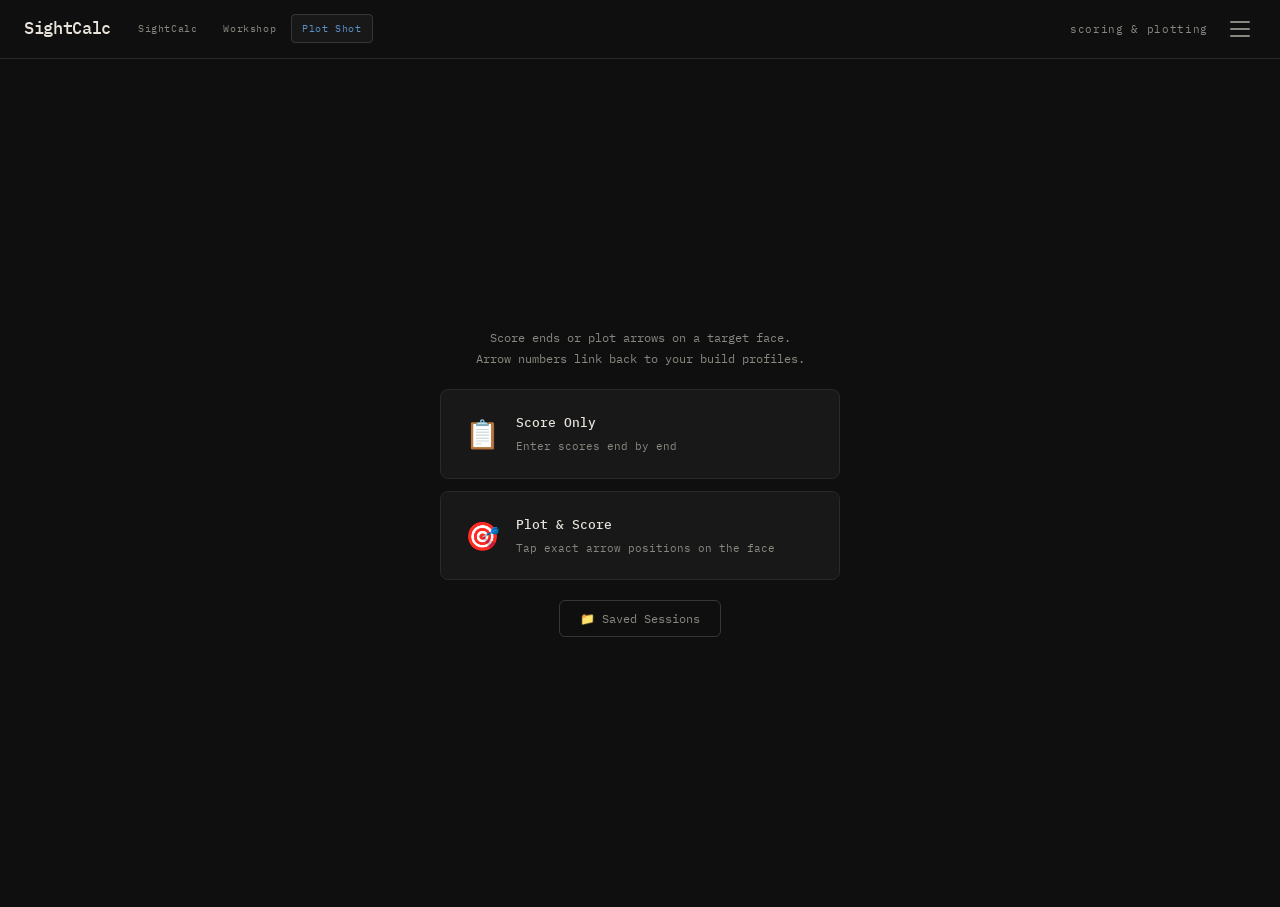
<file: plot-shot.html>
<!DOCTYPE html>
<html lang="en" data-page="plot-shot">
<head>
<meta charset="UTF-8">
<meta name="viewport" content="width=device-width, initial-scale=1.0, user-scalable=no">
<title>SightCalc — Plot Shot</title>
<link rel="preconnect" href="https://fonts.googleapis.com">
<link href="https://fonts.googleapis.com/css2?family=IBM+Plex+Mono:wght@400;500&family=IBM+Plex+Sans:wght@300;400;500&display=swap" rel="stylesheet">
<link rel="stylesheet" href="shared.css">
<style>
  /* ── Plot Shot specific — layered on top of shared.css ── */

  /* Score button colours always fixed — they represent physical target face */
  .sz-x, .sz-10, .sz-9 { background:#f7dc1f !important; color:#5a4000 !important; }
  .sz-8, .sz-7          { background:#e63946 !important; color:white !important; }
  .sz-6, .sz-5          { background:#4895ef !important; color:white !important; }
  .sz-4, .sz-3          { background:#333333 !important; color:white !important; }
  .sz-2, .sz-1          { background:#dddddd !important; color:#333 !important; }
  .sz-m                 { background:#999999 !important; color:white !important; }
  .sz-f6,.sz-f5  { background:#f7dc1f !important; color:#5a4000 !important; }
  .sz-f4,.sz-f3,.sz-f2,.sz-f1  { background:#4a90c8 !important; color:white !important; }

  /* Screen system */
  .ps-screen { display: none; min-height: calc(100vh - 52px); flex-direction: column; }
  .ps-screen.active { display: flex; }

  /* Home */
  .ps-home-body { flex: 1; display: flex; flex-direction: column; align-items: center; justify-content: center; padding: 2rem 1.25rem; gap: 12px; }
  .ps-home-intro { font-family: var(--mono); font-size: 12px; color: var(--muted); text-align: center; margin-bottom: 8px; }
  .ps-home-cards { width: 100%; max-width: 400px; display: flex; flex-direction: column; gap: 12px; }
  .ps-home-card { background: var(--surface); border: 1px solid var(--border); border-radius: 8px; padding: 1.25rem 1.5rem; cursor: pointer; display: flex; align-items: center; gap: 16px; transition: border-color 0.15s, background 0.15s; }
  .ps-home-card:hover { border-color: var(--accent); background: var(--surface2); }
  .ps-home-card-icon { font-size: 28px; flex-shrink: 0; }
  .ps-home-card-title { font-family: var(--mono); font-size: 13px; font-weight: 500; color: var(--text); margin-bottom: 3px; }
  .ps-home-card-desc { font-family: var(--mono); font-size: 11px; color: var(--muted); }
  .ps-sessions-btn { background: transparent; border: 1px solid var(--border2); border-radius: 6px; color: var(--muted); font-family: var(--mono); font-size: 12px; padding: 10px 20px; cursor: pointer; transition: all 0.15s; margin-top: 8px; }
  .ps-sessions-btn:hover { border-color: var(--accent); color: var(--accent); }

  /* Sub header within screens */
  .ps-subheader { background: var(--surface2); border-bottom: 1px solid var(--border); padding: 8px 1rem; display: flex; justify-content: space-around; }
  .ps-sh-item { text-align: center; }
  .ps-sh-val { font-family: var(--mono); font-size: 20px; font-weight: 500; color: var(--accent); }
  .ps-sh-lbl { font-family: var(--mono); font-size: 9px; letter-spacing: 0.08em; text-transform: uppercase; color: var(--muted); }

  /* Setup screen */
  .ps-setup-body { flex: 1; overflow-y: auto; padding: 1rem; display: flex; flex-direction: column; gap: 12px; }
  .ps-setup-section { background: var(--surface); border: 1px solid var(--border); border-radius: 6px; padding: 14px; }
  .ps-setup-section h3 { font-family: var(--mono); font-size: 10px; letter-spacing: 0.1em; text-transform: uppercase; color: var(--muted); margin-bottom: 12px; }
  .ps-option-grid { display: grid; grid-template-columns: 1fr 1fr; gap: 8px; }
  .ps-option-btn { border: 1px solid var(--border2); background: var(--surface2); border-radius: 6px; padding: 12px 8px; text-align: center; cursor: pointer; transition: all 0.15s; }
  .ps-option-btn .ob-icon { font-size: 22px; display: block; margin-bottom: 5px; }
  .ps-option-btn .ob-label { font-family: var(--mono); font-size: 12px; font-weight: 500; color: var(--text); }
  .ps-option-btn .ob-sub { font-family: var(--mono); font-size: 10px; color: var(--muted); margin-top: 2px; }
  .ps-option-btn.selected { border-color: var(--accent); border-width: 2px; background: var(--surface); }
  .ps-option-btn.selected .ob-label { color: var(--accent); }
  .ps-start-btn { background: var(--accent); color: var(--btn-calc-color, #0f0f0f); border: none; border-radius: 6px; padding: 14px; font-family: var(--mono); font-size: 13px; font-weight: 500; letter-spacing: 0.06em; cursor: pointer; margin: 0 1rem 1rem; width: calc(100% - 2rem); transition: background 0.15s; }
  .ps-start-btn:hover { background: var(--accent2); }
  .ps-toggle-row { display: flex; align-items: center; justify-content: space-between; }
  .ps-toggle-row span { font-family: var(--mono); font-size: 12px; color: var(--text); }
  .ps-arrow-chips { display: flex; flex-wrap: wrap; gap: 6px; margin-top: 8px; }
  .ps-arrow-chip { background: var(--accent); color: var(--btn-calc-color, #0f0f0f); border-radius: 20px; padding: 3px 10px; font-size: 12px; font-family: var(--mono); }

  /* Score only */
  .ps-score-body { flex: 1; overflow-y: auto; padding: 1rem; }
  .ps-end-input { background: var(--surface); border: 1px solid var(--border); border-radius: 6px; padding: 14px; margin-bottom: 12px; }
  .ps-end-input h3 { font-family: var(--mono); font-size: 11px; letter-spacing: 0.08em; color: var(--accent); margin-bottom: 12px; text-transform: uppercase; }
  .ps-score-buttons { display: flex; flex-wrap: wrap; gap: 8px; justify-content: center; margin-bottom: 14px; }
  .score-btn { width: 52px; height: 52px; border-radius: 50%; border: none; cursor: pointer; font-size: 15px; font-weight: 600; font-family: var(--mono); transition: transform 0.1s; flex-shrink: 0; }
  .score-btn:active { transform: scale(0.88); }
  .ps-current-arrows { display: flex; flex-wrap: wrap; gap: 6px; min-height: 44px; align-items: center; margin-bottom: 12px; }
  .ps-arrow-chip-score { width: 44px; height: 44px; border-radius: 50%; display: flex; align-items: center; justify-content: center; font-size: 13px; font-weight: 600; font-family: var(--mono); position: relative; cursor: pointer; }
  .ps-arrow-chip-score .chip-num { position: absolute; top: -4px; right: -4px; background: var(--accent); color: var(--btn-calc-color,#0f0f0f); border-radius: 10px; font-size: 9px; padding: 1px 4px; font-family: var(--mono); }
  .ps-end-footer { display: flex; align-items: center; justify-content: space-between; padding-top: 12px; border-top: 1px solid var(--border); }
  .ps-end-score { font-family: var(--mono); font-size: 26px; font-weight: 500; color: var(--accent); }
  .ps-submit-btn { background: var(--accent); color: var(--btn-calc-color,#0f0f0f); border: none; border-radius: 6px; padding: 10px 20px; font-family: var(--mono); font-size: 12px; font-weight: 500; cursor: pointer; }
  .ps-submit-btn:disabled { background: var(--border2); color: var(--dim); cursor: not-allowed; }
  .ps-ends-history { display: flex; flex-direction: column; gap: 8px; }
  .ps-end-card { background: var(--surface); border: 1px solid var(--border); border-radius: 6px; padding: 12px 14px; display: flex; align-items: center; gap: 10px; }
  .ps-ehc-num { font-family: var(--mono); font-size: 11px; color: var(--muted); min-width: 42px; }
  .ps-ehc-arrows { display: flex; gap: 5px; flex: 1; flex-wrap: wrap; }
  .ps-ehc-chip { width: 32px; height: 32px; border-radius: 50%; display: flex; align-items: center; justify-content: center; font-size: 11px; font-weight: 600; font-family: var(--mono); }
  .ps-ehc-score { font-family: var(--mono); font-size: 16px; font-weight: 500; color: var(--accent); min-width: 26px; text-align: right; }
  .ps-ehc-total { font-family: var(--mono); font-size: 11px; color: var(--muted); min-width: 34px; text-align: right; }

  /* Plot mode */
  .ps-plot-body { flex: 1; display: flex; flex-direction: column; overflow: hidden; }
  .ps-target-wrap { position: relative; flex: 1; display: flex; align-items: center; justify-content: center; background: var(--bg); min-height: 280px; max-height: 420px; overflow: hidden; }
  #target-canvas { touch-action: none; cursor: crosshair; display: block; }
  .ps-zoom-overlay { position: absolute; top: 10px; right: 10px; width: 150px; height: 150px; border-radius: 50%; border: 3px solid white; overflow: hidden; box-shadow: 0 4px 20px rgba(0,0,0,0.7); pointer-events: none; display: none; }
  #zoom-canvas { display: block; }
  /* Live score readout under the zoom magnifier */
  .ps-zoom-score { position: absolute; top: 166px; right: 10px; width: 156px; display: none; justify-content: center; pointer-events: none; }
  .ps-zoom-score.show { display: flex; }
  .ps-zoom-score-badge { min-width: 40px; text-align: center; border-radius: 16px; padding: 4px 14px; font-family: var(--mono); font-size: 22px; font-weight: 600; box-shadow: 0 2px 10px rgba(0,0,0,0.5); border: 2px solid rgba(255,255,255,0.85); }
  .ps-plot-bottom { background: var(--surface); border-top: 1px solid var(--border); padding: 12px 14px; }
  .ps-plot-arrows { display: flex; gap: 6px; flex-wrap: wrap; min-height: 40px; align-items: center; margin-bottom: 10px; }
  .ps-plot-pill { display: flex; align-items: center; gap: 4px; border-radius: 20px; padding: 4px 10px 4px 6px; font-size: 12px; font-weight: 600; font-family: var(--mono); }
  .ps-plot-actions { display: flex; gap: 8px; }
  .ps-undo-btn { background: var(--surface2); border: 1px solid var(--border); color: var(--text); border-radius: 6px; padding: 10px 14px; font-family: var(--mono); font-size: 12px; cursor: pointer; }
  .ps-plot-next { flex: 1; background: var(--accent); color: var(--btn-calc-color,#0f0f0f); border: none; border-radius: 6px; padding: 12px; font-family: var(--mono); font-size: 12px; font-weight: 500; cursor: pointer; }
  .ps-plot-next:disabled { background: var(--border2); color: var(--dim); }

  /* Sessions */
  .ps-sessions-body { flex: 1; overflow-y: auto; padding: 1rem; display: flex; flex-direction: column; gap: 10px; }
  .ps-session-card { background: var(--surface); border: 1px solid var(--border); border-radius: 6px; padding: 14px; }
  .ps-sc-top { display: flex; justify-content: space-between; align-items: flex-start; margin-bottom: 6px; }
  .ps-sc-name { font-family: var(--mono); font-size: 13px; font-weight: 500; color: var(--text); }
  .ps-sc-date { font-family: var(--mono); font-size: 11px; color: var(--muted); }
  .ps-sc-tags { display: flex; gap: 6px; flex-wrap: wrap; margin-bottom: 8px; }
  .ps-sc-tag { background: var(--surface2); border: 1px solid var(--border); border-radius: 10px; padding: 2px 8px; font-family: var(--mono); font-size: 10px; color: var(--muted); }
  .ps-sc-score { font-family: var(--mono); font-size: 24px; font-weight: 500; color: var(--accent); margin-bottom: 8px; }
  .ps-sc-actions { display: flex; gap: 6px; }
  .ps-sc-btn { flex: 1; border: 1px solid var(--border2); background: transparent; color: var(--muted); border-radius: 4px; padding: 7px; font-family: var(--mono); font-size: 11px; cursor: pointer; }
  .ps-sc-btn:hover { border-color: var(--accent); color: var(--accent); }
  .ps-sc-btn.danger { color: var(--danger); border-color: var(--danger); }

  /* Stats */
  .ps-stats-body { flex: 1; overflow-y: auto; padding: 1rem; }
  .ps-stats-grid { display: grid; grid-template-columns: repeat(3,1fr); gap: 8px; margin-bottom: 12px; }
  .ps-stat-card { background: var(--surface); border: 1px solid var(--border); border-radius: 6px; padding: 10px 12px; }
  .ps-stat-val { font-family: var(--mono); font-size: 22px; font-weight: 500; color: var(--accent); }
  .ps-stat-lbl { font-family: var(--mono); font-size: 10px; color: var(--muted); margin-top: 2px; }
  .ps-arrow-rank { background: var(--surface); border: 1px solid var(--border); border-radius: 6px; padding: 14px; margin-bottom: 12px; }
  .ps-arrow-rank h3 { font-family: var(--mono); font-size: 10px; letter-spacing: 0.1em; text-transform: uppercase; color: var(--muted); margin-bottom: 12px; }
  .ps-ans-row { display: flex; align-items: center; gap: 10px; padding: 8px 0; border-bottom: 1px solid var(--border); }
  .ps-ans-row:last-child { border-bottom: none; }
  .ps-ans-num { width: 32px; height: 32px; border-radius: 50%; background: var(--accent); color: var(--btn-calc-color,#0f0f0f); display: flex; align-items: center; justify-content: center; font-family: var(--mono); font-size: 13px; font-weight: 500; flex-shrink: 0; }
  .ps-ans-bar-wrap { flex: 1; height: 6px; background: var(--border); border-radius: 3px; overflow: hidden; }
  .ps-ans-bar { height: 100%; background: var(--accent); border-radius: 3px; transition: width 0.3s; }
  .ps-ans-avg { font-family: var(--mono); font-size: 15px; font-weight: 500; color: var(--text); min-width: 32px; text-align: right; }

  /* Arrow num modal */
  .ps-anm-overlay { display: none; position: fixed; inset: 0; background: rgba(0,0,0,0.6); z-index: 300; align-items: flex-end; justify-content: center; }
  .ps-anm-overlay.open { display: flex; }
  .ps-anm-sheet { background: var(--surface); border-radius: 12px 12px 0 0; padding: 1.25rem; width: 100%; max-width: 500px; border-top: 1px solid var(--border); }
  .ps-anm-sheet h3 { font-family: var(--mono); font-size: 13px; font-weight: 500; color: var(--text); margin-bottom: 14px; text-align: center; }
  .ps-anm-grid { display: grid; grid-template-columns: repeat(4,1fr); gap: 8px; }
  .ps-anm-btn { padding: 14px; border: 1px solid var(--border2); background: var(--surface2); border-radius: 6px; font-family: var(--mono); font-size: 16px; font-weight: 500; color: var(--text); cursor: pointer; text-align: center; }
  .ps-anm-btn:disabled { opacity: 0.3; cursor: not-allowed; }
  .ps-anm-btn.selected { background: var(--accent); color: var(--btn-calc-color,#0f0f0f); border-color: var(--accent); }

  /* Plot view modal */
  .ps-pvm-overlay { display: none; position: fixed; inset: 0; background: rgba(0,0,0,0.85); z-index: 400; align-items: center; justify-content: center; }
  .ps-pvm-overlay.open { display: flex; }
  .ps-pvm-inner { background: var(--surface); border: 1px solid var(--border); border-radius: 12px; padding: 1.25rem; width: 90vw; max-width: 380px; }
  .ps-pvm-title { color: var(--text); font-family: var(--mono); font-size: 13px; font-weight: 500; margin-bottom: 12px; text-align: center; }
  .ps-pvm-close { background: var(--surface2); border: 1px solid var(--border); color: var(--text); border-radius: 6px; padding: 10px; font-family: var(--mono); font-size: 12px; cursor: pointer; margin-top: 12px; width: 100%; }

  /* Toast */
  .ps-toast { position: fixed; bottom: 20px; left: 50%; transform: translateX(-50%) translateY(80px); background: var(--surface); border: 1px solid var(--border); color: var(--text); padding: 10px 18px; border-radius: 20px; font-family: var(--mono); font-size: 12px; z-index: 500; transition: transform 0.3s; pointer-events: none; white-space: nowrap; box-shadow: 0 4px 16px rgba(0,0,0,0.3); }
  .ps-toast.show { transform: translateX(-50%) translateY(0); }

  /* Field target meta (distance + face) in history */
  .ps-ehc-meta { font-family: var(--mono); font-size: 10px; color: var(--muted); display: flex; gap: 6px; margin-top: 4px; flex-wrap: wrap; }
  .ps-ehc-meta-tag { background: var(--surface2); border: 1px solid var(--border); border-radius: 10px; padding: 1px 7px; }

  /* Face size chip buttons */
  .ps-face-chips { display: flex; gap: 6px; flex-wrap: wrap; margin-top: 6px; }
  .ps-face-chip { border: 1px solid var(--border2); background: var(--surface2); border-radius: 6px; padding: 7px 12px; font-family: var(--mono); font-size: 13px; font-weight: 500; color: var(--text); cursor: pointer; transition: all 0.15s; }
  .ps-face-chip.selected { border-color: var(--accent); background: var(--surface); color: var(--accent); }

  /* Field target entry block */
  .ps-field-meta-input { border-top: 1px solid var(--border); margin-top: 12px; padding-top: 12px; display: flex; flex-direction: column; gap: 10px; }
  .ps-fmi-row { display: flex; align-items: center; gap: 10px; }
  .ps-fmi-label { font-family: var(--mono); font-size: 10px; letter-spacing: 0.08em; text-transform: uppercase; color: var(--muted); min-width: 64px; }

  /* Even par score colouring */
  .ps-ehc-score.par-above { color: #f7dc1f !important; }
  .ps-ehc-score.par-even  { color: #4895ef !important; }
  .ps-ehc-score.par-below { color: #e63946 !important; }
  .ps-end-score.par-above { color: #f7dc1f !important; }
  .ps-end-score.par-even  { color: #4895ef !important; }
  .ps-end-score.par-below { color: #e63946 !important; }
  .ps-par-legend { display: flex; gap: 10px; justify-content: center; margin-top: 4px; flex-wrap: wrap; }
  .ps-par-legend-item { font-family: var(--mono); font-size: 10px; display: flex; align-items: center; gap: 4px; }
  .ps-par-dot { width: 8px; height: 8px; border-radius: 50%; display: inline-block; }

  /* Back button within PS */
  .ps-back { background: none; border: none; cursor: pointer; color: var(--muted); font-family: var(--mono); font-size: 18px; padding: 4px 8px; }
  .ps-back:hover { color: var(--text); }

  /* Inner header for sub-screens */
  .ps-inner-header { display: flex; align-items: center; gap: 10px; padding: 10px 1rem; border-bottom: 1px solid var(--border); background: var(--surface); }
  .ps-inner-header-title { font-family: var(--mono); font-size: 13px; font-weight: 500; color: var(--text); flex: 1; }
  .ps-inner-header-actions { display: flex; gap: 6px; }

  /* Export sheet */
  .ps-exp-btn { width:100%; text-align:left; background:var(--surface2); border:1px solid var(--border2); color:var(--text); border-radius:6px; padding:14px; font-family:var(--mono); font-size:13px; cursor:pointer; margin-bottom:8px; transition:all 0.15s; }
  .ps-exp-btn:hover { border-color:var(--accent); color:var(--accent); }
  .ps-exp-btn small { display:block; color:var(--muted); font-size:10px; margin-top:3px; }

  @media (max-width: 600px) {
    .ps-stats-grid { grid-template-columns: repeat(2,1fr); }
    .score-btn { width: 46px; height: 46px; font-size: 13px; }
  }
</style>
</head>
<body>

<header>
  <h1>SightCalc</h1>
  <nav>
    <a class="nav-link" href="index.html">SightCalc</a>
    <a class="nav-link" href="workshop-tools.html">Workshop</a>
    <span class="nav-link active">Plot Shot</span>
  </nav>
  <div class="header-right">scoring &amp; plotting</div>
  <button class="burger-btn" onclick="openSettings()" aria-label="Settings">
    <span></span><span></span><span></span>
  </button>
</header>

<div class="settings-overlay" id="settingsOverlay">
  <div class="settings-panel">
    <div class="settings-header">Settings<button class="settings-close" onclick="closeSettings()">&#10005;</button></div>
    <div class="settings-body" id="settingsBody"></div>
  </div>
</div>

<!-- ── HOME ── -->
<div class="ps-screen active" id="ps-home">
  <div class="ps-home-body">
    <p class="ps-home-intro">Score ends or plot arrows on a target face.<br>Arrow numbers link back to your build profiles.</p>
    <div class="ps-home-cards">
      <div class="ps-home-card" onclick="psStartSetup('score')">
        <div class="ps-home-card-icon">📋</div>
        <div>
          <div class="ps-home-card-title">Score Only</div>
          <div class="ps-home-card-desc">Enter scores end by end</div>
        </div>
      </div>
      <div class="ps-home-card" onclick="psStartSetup('plot')">
        <div class="ps-home-card-icon">🎯</div>
        <div>
          <div class="ps-home-card-title">Plot &amp; Score</div>
          <div class="ps-home-card-desc">Tap exact arrow positions on the face</div>
        </div>
      </div>
    </div>
    <button class="ps-sessions-btn" onclick="psShowSessions()">📁 Saved Sessions</button>
  </div>
</div>

<!-- ── SETUP ── -->
<div class="ps-screen" id="ps-setup">
  <div class="ps-inner-header">
    <button class="ps-back" onclick="psShow('ps-home')">←</button>
    <div class="ps-inner-header-title">New Session</div>
  </div>
  <div class="ps-setup-body">
    <div class="ps-setup-section">
      <h3>Session name</h3>
      <input type="text" id="ps-session-name" style="border:1px solid var(--border2);border-radius:4px;background:var(--input-bg,var(--bg));color:var(--text);font-family:var(--mono);font-size:13px;padding:8px;width:100%;outline:none" placeholder="e.g. Training – 70m outdoor">
    </div>
    <div class="ps-setup-section">
      <h3>Target face</h3>
      <div class="ps-option-grid">
        <div class="ps-option-btn selected" id="ps-opt-target" onclick="psSelectFace('target')">
          <span class="ob-icon">🎯</span><div class="ob-label">Target</div><div class="ob-sub">WA / indoor</div>
        </div>
        <div class="ps-option-btn" id="ps-opt-field" onclick="psSelectFace('field')">
          <span class="ob-icon">🌲</span><div class="ob-label">Field</div><div class="ob-sub">Black &amp; yellow</div>
        </div>
      </div>
    </div>
    <div class="ps-setup-section" id="ps-zoom-section" style="display:none">
      <h3>Target view (plot mode)</h3>
      <div class="ps-option-grid">
        <div class="ps-option-btn selected" id="ps-opt-full" onclick="psSelectZoom('full')">
          <span class="ob-icon">⭕</span><div class="ob-label">Full face</div><div class="ob-sub" id="ps-zoom-full-sub">All rings 1–10</div>
        </div>
        <div class="ps-option-btn" id="ps-opt-zoomed" onclick="psSelectZoom('zoomed')">
          <span class="ob-icon">🔍</span><div class="ob-label">Zoomed</div><div class="ob-sub">10–6 rings only</div>
        </div>
      </div>
    </div>
    <div class="ps-setup-section">
      <h3>Arrows per end</h3>
      <input type="number" id="ps-ape" value="6" min="1" max="12" style="border:1px solid var(--border2);border-radius:4px;background:var(--input-bg,var(--bg));color:var(--text);font-family:var(--mono);font-size:16px;padding:8px;width:100%;outline:none">
    </div>
    <div class="ps-setup-section">
      <h3>Even score (optional)</h3>
      <div class="ps-toggle-row">
        <span>Set an even / par score per end</span>
        <label class="switch"><input type="checkbox" id="ps-use-par" onchange="psTogglePar()"><span class="switch-track"></span></label>
      </div>
      <div id="ps-par-section" style="display:none;margin-top:12px">
        <div style="font-family:var(--mono);font-size:11px;color:var(--muted);margin-bottom:8px">End scores are colour-coded against this target.</div>
        <div style="display:flex;align-items:center;gap:10px">
          <input type="number" id="ps-par-val" value="25" min="1" max="100" style="border:1px solid var(--border2);border-radius:4px;background:var(--input-bg,var(--bg));color:var(--text);font-family:var(--mono);font-size:22px;font-weight:500;padding:8px 12px;width:90px;outline:none;text-align:center">
          <div style="font-family:var(--mono);font-size:11px;color:var(--muted);line-height:1.7">
            <span style="color:#f7dc1f">■</span> Above even<br>
            <span style="color:#4895ef">■</span> At even<br>
            <span style="color:#e63946">■</span> Below even
          </div>
        </div>
      </div>
    </div>
    <div class="ps-setup-section">
      <h3>Arrow numbers</h3>
      <div class="ps-option-grid" style="grid-template-columns:repeat(3,1fr)">
        <div class="ps-option-btn selected" id="ps-num-off" onclick="psSetNumMode('off')">
          <div class="ob-label">Off</div><div class="ob-sub">No numbers</div>
        </div>
        <div class="ps-option-btn" id="ps-num-auto" onclick="psSetNumMode('auto')">
          <div class="ob-label">Auto</div><div class="ob-sub">1,2,3… in order</div>
        </div>
        <div class="ps-option-btn" id="ps-num-shaft" onclick="psSetNumMode('shaft')">
          <div class="ob-label">Shaft #s</div><div class="ob-sub">Pick each</div>
        </div>
      </div>
      <div style="font-family:var(--mono);font-size:11px;color:var(--muted);margin-top:8px" id="ps-num-hint"></div>
      <div id="ps-nums-section" style="display:none;margin-top:10px">
        <div class="field" style="margin-bottom:8px"><label>How many arrows in the set?</label><input type="number" id="ps-arrow-count" value="6" min="1" max="24" oninput="psUpdateChips()"></div>
        <div class="ps-arrow-chips" id="ps-arrow-chips"></div>
      </div>
    </div>
    <button class="ps-start-btn" style="margin:0;width:100%" onclick="psStartSession()">Start Session →</button>
  </div>
</div>

<!-- ── SCORING ── -->
<div class="ps-screen" id="ps-scoring">
  <div class="ps-inner-header">
    <button class="ps-back" onclick="psSaveAndExit()">←</button>
    <div class="ps-inner-header-title" id="ps-scoring-title">Session</div>
    <div class="ps-inner-header-actions">
      <button class="bsm" onclick="psShowStats()" style="padding:5px 10px;font-size:11px">Stats</button>
      <button class="bsm" onclick="psExportCurrent()" style="padding:5px 10px;font-size:11px">Export</button>
      <button class="bsm" onclick="psSaveAndExit()" style="padding:5px 10px;font-size:11px">Save</button>
    </div>
  </div>
  <div class="ps-subheader">
    <div class="ps-sh-item"><div class="ps-sh-val" id="ps-hdr-end">1</div><div class="ps-sh-lbl">End</div></div>
    <div class="ps-sh-item"><div class="ps-sh-val" id="ps-hdr-total">0</div><div class="ps-sh-lbl">Total</div></div>
    <div class="ps-sh-item"><div class="ps-sh-val" id="ps-hdr-avg">—</div><div class="ps-sh-lbl">Average</div></div>
  </div>
  <div id="ps-par-legend" style="display:none;background:var(--surface2);border-bottom:1px solid var(--border);padding:5px 1rem">
    <div class="ps-par-legend">
      <span class="ps-par-legend-item"><span class="ps-par-dot" style="background:#f7dc1f"></span><span id="ps-par-lbl-above" style="color:var(--muted)">above</span></span>
      <span class="ps-par-legend-item"><span class="ps-par-dot" style="background:#4895ef"></span><span id="ps-par-lbl-even" style="color:var(--muted)">even</span></span>
      <span class="ps-par-legend-item"><span class="ps-par-dot" style="background:#e63946"></span><span id="ps-par-lbl-below" style="color:var(--muted)">below</span></span>
    </div>
  </div>

  <!-- Score only body -->
  <div id="ps-score-body" class="ps-score-body">
    <div class="ps-end-input">
      <h3 id="ps-end-title">End 1</h3>
      <div class="ps-score-buttons" id="ps-score-btns"></div>
      <div class="ps-current-arrows" id="ps-current-arrows">
        <span style="font-family:var(--mono);font-size:12px;color:var(--dim)">Tap scores above</span>
      </div>
      <!-- Field-only: distance + face size -->
      <div class="ps-field-meta-input" id="ps-field-meta" style="display:none">
        <div class="ps-fmi-row">
          <span class="ps-fmi-label">Distance</span>
          <input type="number" id="ps-end-dist" min="1" max="999" placeholder="m" style="border:1px solid var(--border2);border-radius:4px;background:var(--input-bg,var(--bg));color:var(--text);font-family:var(--mono);font-size:15px;font-weight:500;padding:6px 10px;width:80px;outline:none;text-align:center">
          <span style="font-family:var(--mono);font-size:11px;color:var(--muted)">m</span>
        </div>
        <div class="ps-fmi-row" style="align-items:flex-start">
          <span class="ps-fmi-label" style="margin-top:8px">Face</span>
          <div class="ps-face-chips" id="ps-face-chips">
            <button class="ps-face-chip" data-face="20" onclick="psSelectFaceSize(20)">20</button>
            <button class="ps-face-chip" data-face="40" onclick="psSelectFaceSize(40)">40</button>
            <button class="ps-face-chip" data-face="60" onclick="psSelectFaceSize(60)">60</button>
            <button class="ps-face-chip" data-face="80" onclick="psSelectFaceSize(80)">80</button>
          </div>
        </div>
      </div>
      <div class="ps-end-footer">
        <div><div style="font-family:var(--mono);font-size:10px;color:var(--muted);margin-bottom:2px">End score</div><div class="ps-end-score" id="ps-end-score">0</div></div>
        <button class="ps-submit-btn" id="ps-submit-btn" onclick="psSubmitEnd()" disabled>Next End →</button>
      </div>
    </div>
    <div class="ps-ends-history" id="ps-ends-history"></div>
  </div>

  <!-- Plot body -->
  <div id="ps-plot-body" class="ps-plot-body" style="display:none">
    <div class="ps-target-wrap">
      <canvas id="target-canvas"></canvas>
      <div class="ps-zoom-overlay" id="ps-zoom-overlay">
        <canvas id="zoom-canvas" width="150" height="150"></canvas>
      </div>
      <div class="ps-zoom-score" id="ps-zoom-score"><span class="ps-zoom-score-badge" id="ps-zoom-score-badge"></span></div>
    </div>
    <div class="ps-plot-bottom">
      <div class="ps-plot-arrows" id="ps-plot-arrows">
        <span style="font-family:var(--mono);font-size:12px;color:var(--dim)">Tap the target to plot</span>
      </div>
      <div style="display:flex;justify-content:flex-end;margin-bottom:6px">
        <button class="ps-undo-btn" id="ps-group-toggle" onclick="psToggleGroup()" style="font-size:11px;padding:5px 10px;color:var(--accent);border-color:var(--accent)">⊕ Group: On</button>
      </div>
    <div class="ps-plot-actions">
        <button class="ps-undo-btn" onclick="psUndoPlot()">↩ Undo</button>
        <button class="ps-plot-next" id="ps-plot-next" onclick="psSubmitPlotEnd()" disabled>Next End →</button>
      </div>
      <div id="ps-end-nav" style="display:none;margin-top:8px;align-items:center;gap:8px">
        <button class="ps-undo-btn" onclick="psNavEnd(-1)" id="ps-nav-prev">← Prev</button>
        <div style="flex:1;text-align:center;font-family:var(--mono);font-size:11px;color:var(--muted)" id="ps-nav-label">End 1</div>
        <button class="ps-undo-btn" onclick="psNavEnd(1)" id="ps-nav-next">Next →</button>
        <button class="ps-undo-btn" onclick="psNavEnd(0)" id="ps-nav-current" style="color:var(--accent);border-color:var(--accent)">Live</button>
      </div>
    </div>
  </div>
</div>

<!-- ── SESSIONS ── -->
<div class="ps-screen" id="ps-sessions">
  <div class="ps-inner-header">
    <button class="ps-back" onclick="psShow('ps-home')">←</button>
    <div class="ps-inner-header-title">Saved Sessions</div>
    <div class="ps-inner-header-actions">
      <button class="bsm" onclick="document.getElementById('ps-import-file').click()" style="padding:5px 10px;font-size:11px">Import</button>
    </div>
    <input type="file" id="ps-import-file" accept=".json,application/json" style="display:none" onchange="psImportFile(event)">
  </div>
  <div class="ps-sessions-body" id="ps-sessions-body"></div>
</div>

<!-- ── STATS ── -->
<div class="ps-screen" id="ps-stats">
  <div class="ps-inner-header">
    <button class="ps-back" onclick="psShow('ps-scoring')">←</button>
    <div class="ps-inner-header-title">Statistics</div>
    <button class="ps-undo-btn" onclick="psToggleGroup();psShowStats()" style="font-size:11px;padding:5px 10px">⊕ Group</button>
  </div>
  <div class="ps-stats-body" id="ps-stats-body"></div>
</div>

<!-- Arrow number modal -->
<div class="ps-anm-overlay" id="ps-anm-overlay">
  <div class="ps-anm-sheet">
    <h3>Which arrow number?</h3>
    <div class="ps-anm-grid" id="ps-anm-grid"></div>
  </div>
</div>

<!-- Plot view modal -->
<div class="ps-pvm-overlay" id="ps-pvm-overlay">
  <div class="ps-pvm-inner">
    <div class="ps-pvm-title" id="ps-pvm-title">Arrow #1 — all shots</div>
    <canvas id="pvm-canvas" width="320" height="320" style="border-radius:50%;display:block;margin:0 auto"></canvas>
    <div style="display:flex;gap:8px;margin-top:12px">
      <button class="ps-pvm-close" style="flex:1" onclick="psToggleGroup();psPvmRefresh()">⊕ Group</button>
      <button class="ps-pvm-close" style="flex:1" onclick="psPvmClose()">Close</button>
    </div>
  </div>
</div>

<!-- Export sheet -->
<div class="ps-anm-overlay" id="ps-exp-overlay">
  <div class="ps-anm-sheet">
    <h3 id="ps-exp-title">Export session</h3>
    <button class="ps-exp-btn" onclick="psDoExport('json')">💾 Backup file (.json)<small>Full data — re-import on any device</small></button>
    <button class="ps-exp-btn" onclick="psDoExport('csv')">📊 Scores spreadsheet (.csv)<small>Every arrow, end totals, distances</small></button>
    <button class="ps-exp-btn" onclick="psDoExport('summary')">📋 Copy text summary<small>Quick paste into a message or notes</small></button>
    <button class="ps-pvm-close" onclick="psExpClose()">Cancel</button>
  </div>
</div>

<div class="ps-toast" id="ps-toast"></div>

<script src="shared.js"></script>
<script>
// Override psShow to be bulletproof
window.onerror = function(msg, src, line, col, err) {
  document.body.insertAdjacentHTML('afterbegin', 
    '<div style="position:fixed;top:52px;left:0;right:0;background:#e05050;color:white;padding:10px;font-family:monospace;font-size:11px;z-index:9999">' + 
    'JS Error: ' + msg + ' (line ' + line + ')</div>');
  return false;
};
</script>
<script>
// ─── STATE ───────────────────────────────────────────────
let ps = {
  mode: 'score', face: 'target', zoom: 'full',
  ape: 6, useNums: false, numMode: 'off', arrowNums: [],
  name: '', id: null,
  ends: [], currentArrows: [], runningTotal: 0,
  pendingLabel: null, pendingVal: null, pendingNum: null,
  usePar: false, parVal: 25,
  pendingDist: null, pendingFaceSize: null,
};
let psCanvas = { arrows: [], pressing: false, pendingNx: undefined, pendingNy: undefined };

// ─── UTILS ───────────────────────────────────────────────
function psShow(id) {
  document.querySelectorAll('.ps-screen').forEach(s => s.classList.remove('active'));
  document.getElementById(id).classList.add('active');
}

function psToast(msg) {
  const t = document.getElementById('ps-toast');
  t.textContent = msg; t.classList.add('show');
  setTimeout(() => t.classList.remove('show'), 2200);
}

function psGenId() { return Date.now().toString(36) + Math.random().toString(36).slice(2); }

// ─── SETUP ───────────────────────────────────────────────
function psStartSetup(mode) {
  ps.mode = mode;
  document.getElementById('ps-zoom-section').style.display = (mode === 'plot' && ps.face !== 'field') ? '' : 'none';
  const d = new Date();
  document.getElementById('ps-session-name').value = `Session ${d.toLocaleDateString('en-AU',{day:'numeric',month:'short'})}`;
  // Reset par toggle UI
  document.getElementById('ps-use-par').checked = false;
  document.getElementById('ps-par-section').style.display = 'none';
  // Reset arrow-number mode UI
  psSetNumMode('off');
  // Set a sensible default par based on face and APE
  const ape = parseInt(document.getElementById('ps-ape').value) || 6;
  document.getElementById('ps-par-val').value = ps.face === 'field' ? Math.round(ape * 3) : Math.round(ape * 7);
  psShow('ps-setup');
}

function psSelectFace(f) {
  ps.face = f;
  document.getElementById('ps-opt-target').classList.toggle('selected', f==='target');
  document.getElementById('ps-opt-field').classList.toggle('selected', f==='field');
  // Field has no zoom option - grey it out and reset to full
  const zoomedBtn = document.getElementById('ps-opt-zoomed');
  if (f === 'field') {
    zoomedBtn.style.opacity = '0.35';
    zoomedBtn.style.pointerEvents = 'none';
    psSelectZoom('full');
    document.getElementById('ps-zoom-full-sub').textContent = 'All rings 1–6';
  } else {
    zoomedBtn.style.opacity = '';
    zoomedBtn.style.pointerEvents = '';
    document.getElementById('ps-zoom-full-sub').textContent = 'All rings 1–10';
  }
  if (ps.mode === 'plot') {
    document.getElementById('ps-zoom-section').style.display = f==='target' ? '' : 'none';
  }
}

function psSelectZoom(z) {
  ps.zoom = z;
  document.getElementById('ps-opt-full').classList.toggle('selected', z==='full');
  document.getElementById('ps-opt-zoomed').classList.toggle('selected', z==='zoomed');
}

function psSetNumMode(mode) {
  ps.numMode = mode;
  ps.useNums = (mode === 'shaft');
  ['off','auto','shaft'].forEach(m => {
    const el = document.getElementById('ps-num-' + m);
    if (el) el.classList.toggle('selected', m === mode);
  });
  document.getElementById('ps-nums-section').style.display = (mode === 'shaft') ? '' : 'none';
  const hint = document.getElementById('ps-num-hint');
  if (hint) hint.textContent =
    mode === 'auto'  ? 'Each arrow is numbered 1, 2, 3… automatically in the order you enter it.' :
    mode === 'shaft' ? 'You pick which numbered shaft each arrow is — tracks each physical arrow.' : '';
  if (mode === 'shaft') psUpdateChips();
}

function psTogglePar() {
  const on = document.getElementById('ps-use-par').checked;
  document.getElementById('ps-par-section').style.display = on ? '' : 'none';
}

function psSelectFaceSize(size) {
  ps.pendingFaceSize = (ps.pendingFaceSize === size) ? null : size; // toggle
  document.querySelectorAll('.ps-face-chip').forEach(c => {
    c.classList.toggle('selected', parseInt(c.dataset.face) === ps.pendingFaceSize);
  });
}

function psUpdateChips() {
  const n = parseInt(document.getElementById('ps-arrow-count').value) || 6;
  const el = document.getElementById('ps-arrow-chips'); el.innerHTML = '';
  ps.arrowNums = Array.from({length: n}, (_,i) => i+1);
  ps.arrowNums.forEach(num => {
    const c = document.createElement('div'); c.className = 'ps-arrow-chip'; c.textContent = num; el.appendChild(c);
  });
}

function psStartSession() {
  ps.name = document.getElementById('ps-session-name').value.trim() || 'Session';
  ps.ape = parseInt(document.getElementById('ps-ape').value) || 6;
  ps.useNums = (ps.numMode === 'shaft');
  ps.usePar = document.getElementById('ps-use-par').checked;
  ps.parVal = ps.usePar ? (parseInt(document.getElementById('ps-par-val').value) || 25) : null;
  if (ps.numMode === 'shaft') { const n = parseInt(document.getElementById('ps-arrow-count').value)||6; ps.arrowNums = Array.from({length:n},(_,i)=>i+1); }
  else if (ps.numMode === 'auto') { ps.arrowNums = Array.from({length:ps.ape},(_,i)=>i+1); }
  else { ps.arrowNums = []; }
  ps.ends = []; ps.currentArrows = []; ps.runningTotal = 0; ps.id = psGenId();
  document.getElementById('ps-scoring-title').textContent = ps.name;
  // Par legend
  const legendEl = document.getElementById('ps-par-legend');
  if (ps.usePar && ps.parVal !== null) {
    legendEl.style.display = '';
    document.getElementById('ps-par-lbl-above').textContent = `> ${ps.parVal}`;
    document.getElementById('ps-par-lbl-even').textContent = `= ${ps.parVal}`;
    document.getElementById('ps-par-lbl-below').textContent = `< ${ps.parVal}`;
  } else {
    legendEl.style.display = 'none';
  }
  if (ps.mode === 'plot') {
    document.getElementById('ps-score-body').style.display = 'none';
    document.getElementById('ps-plot-body').style.display = 'flex';
    setTimeout(psInitCanvas, 100);
  } else {
    document.getElementById('ps-score-body').style.display = '';
    document.getElementById('ps-plot-body').style.display = 'none';
    psBuildScoreBtns();
  }
  psUpdateHeader(); if (ps.mode==='score') psRenderHistory();
  // Show field target meta inputs only for field face in score mode
  const fieldMeta = document.getElementById('ps-field-meta');
  if (fieldMeta) fieldMeta.style.display = (ps.face === 'field' && ps.mode === 'score') ? '' : 'none';
  // Reset field meta state
  ps.pendingDist = null; ps.pendingFaceSize = null;
  const distEl = document.getElementById('ps-end-dist'); if (distEl) distEl.value = '';
  document.querySelectorAll('.ps-face-chip').forEach(c => c.classList.remove('selected'));
  psShow('ps-scoring');
}



// ─── GROUP TOGGLE ─────────────────────────────────────────
let psShowGroup = true;

function psToggleGroup() {
  psShowGroup = !psShowGroup;
  const btn = document.getElementById('ps-group-toggle');
  if (btn) {
    btn.textContent = psShowGroup ? '⊕ Group: On' : '⊕ Group: Off';
    btn.style.color = psShowGroup ? 'var(--accent)' : 'var(--muted)';
    btn.style.borderColor = psShowGroup ? 'var(--accent)' : 'var(--border2)';
  }
  psDrawTarget();
}

// ─── GROUP ANALYSIS ──────────────────────────────────────
function psDrawGroup(ctx, cx, cy, maxR, arrows, alpha=1) {
  if (!arrows || arrows.length < 2) return;
  const pts = arrows.filter(a => a.nx !== undefined && Math.sqrt(a.nx*a.nx+a.ny*a.ny) <= 1.02);
  if (pts.length < 2) return;

  // Group centre
  const mx = pts.reduce((s,a)=>s+a.nx,0)/pts.length;
  const my = pts.reduce((s,a)=>s+a.ny,0)/pts.length;
  const gcx = cx + mx*maxR, gcy = cy + my*maxR;

  // Draw centre crosshair
  ctx.save();
  ctx.globalAlpha = alpha * 0.85;
  ctx.strokeStyle = '#00e5ff';
  ctx.lineWidth = 1.2;
  const arm = 7;
  ctx.beginPath(); ctx.moveTo(gcx-arm,gcy); ctx.lineTo(gcx+arm,gcy); ctx.stroke();
  ctx.beginPath(); ctx.moveTo(gcx,gcy-arm); ctx.lineTo(gcx,gcy+arm); ctx.stroke();
  ctx.beginPath(); ctx.arc(gcx,gcy,3,0,Math.PI*2);
  ctx.fillStyle='#00e5ff'; ctx.fill();

  if (pts.length >= 3) {
    // Covariance ellipse
    const varX = pts.reduce((s,a)=>s+(a.nx-mx)*(a.nx-mx),0)/pts.length;
    const varY = pts.reduce((s,a)=>s+(a.ny-my)*(a.ny-my),0)/pts.length;
    const covXY = pts.reduce((s,a)=>s+(a.nx-mx)*(a.ny-my),0)/pts.length;
    // Eigenvalues
    const avg = (varX+varY)/2;
    const diff = Math.sqrt(Math.max(0,((varX-varY)/2)*((varX-varY)/2)+covXY*covXY));
    const l1 = Math.sqrt(Math.max(0.0001, avg+diff));
    const l2 = Math.sqrt(Math.max(0.0001, avg-diff));
    const angle = Math.atan2(2*covXY, varX-varY)/2;
    const scale = 2.0; // 2 sigma ellipse
    ctx.globalAlpha = alpha * 0.25;
    ctx.fillStyle = '#00e5ff';
    ctx.beginPath();
    ctx.ellipse(gcx, gcy, Math.max(3, l1*maxR*scale), Math.max(2, l2*maxR*scale), angle, 0, Math.PI*2);
    ctx.fill();
    ctx.globalAlpha = alpha * 0.55;
    ctx.strokeStyle = '#00e5ff';
    ctx.lineWidth = 1;
    ctx.stroke();
  }
  ctx.restore();
}

// ─── SCORE ZONES ─────────────────────────────────────────
function psGetZones() {
  if (ps.face === 'field') return [
    {l:'6',v:6,c:'sz-f6'},{l:'5',v:5,c:'sz-f5'},
    {l:'4',v:4,c:'sz-f4'},{l:'3',v:3,c:'sz-f3'},
    {l:'2',v:2,c:'sz-f2'},{l:'1',v:1,c:'sz-f1'},{l:'M',v:0,c:'sz-m'}
  ];
  return [
    {l:'X',v:10,c:'sz-x'},{l:'10',v:10,c:'sz-10'},{l:'9',v:9,c:'sz-9'},
    {l:'8',v:8,c:'sz-8'},{l:'7',v:7,c:'sz-7'},{l:'6',v:6,c:'sz-6'},
    {l:'5',v:5,c:'sz-5'},{l:'4',v:4,c:'sz-4'},{l:'3',v:3,c:'sz-3'},
    {l:'2',v:2,c:'sz-2'},{l:'1',v:1,c:'sz-1'},{l:'M',v:0,c:'sz-m'}
  ];
}

function psChipStyle(label, face) {
  if (face==='field') {
    if (['6','5'].includes(label)) return 'background:#f7dc1f;color:#5a4000';
    if (['4','3','2','1'].includes(label)) return 'background:#4a90c8;color:white';
    return 'background:#999;color:white';
  }
  if (['X','10','9'].includes(label)) return 'background:#f7dc1f;color:#5a4000';
  if (['8','7'].includes(label)) return 'background:#e63946;color:white';
  if (['6','5'].includes(label)) return 'background:#4895ef;color:white';
  if (['4','3'].includes(label)) return 'background:#333;color:white';
  if (['2','1'].includes(label)) return 'background:#ddd;color:#333';
  return 'background:#999;color:white';
}

function psBuildScoreBtns() {
  const wrap = document.getElementById('ps-score-btns'); wrap.innerHTML = '';
  psGetZones().forEach(z => {
    const b = document.createElement('button');
    b.className = `score-btn ${z.c}`; b.textContent = z.l;
    b.onclick = () => psAddScore(z.l, z.v);
    wrap.appendChild(b);
  });
}

function psAddScore(label, val) {
  if (ps.currentArrows.length >= ps.ape) return;
  if (ps.numMode === 'shaft') { ps.pendingLabel=label; ps.pendingVal=val; psShowAnm(); return; }
  const seq = (ps.numMode === 'auto') ? ps.currentArrows.length + 1 : null;
  psPushArrow(label, val, seq);
}

function psPushArrow(label, val, shaftNum) {
  // shaftNum = physical shaft number from arrow builder (for future linking)
  ps.currentArrows.push({label, val, shaftNum});
  psAudio.playForScore(label);
  psRenderCurrentArrows();
}

function psRenderCurrentArrows() {
  const wrap = document.getElementById('ps-current-arrows');
  if (!ps.currentArrows.length) { wrap.innerHTML = '<span style="font-family:var(--mono);font-size:12px;color:var(--dim)">Tap scores above</span>'; }
  else {
    wrap.innerHTML = '';
    ps.currentArrows.forEach((a,i) => {
      const chip = document.createElement('div'); chip.className = 'ps-arrow-chip-score';
      chip.style.cssText = psChipStyle(a.label, ps.face); chip.textContent = a.label;
      if (a.shaftNum !== null) { const n = document.createElement('div'); n.className = 'chip-num'; n.textContent = a.shaftNum; chip.appendChild(n); }
      chip.onclick = () => { ps.currentArrows.splice(i,1); psRenderCurrentArrows(); psUpdateEndScore(); };
      wrap.appendChild(chip);
    });
  }
  psUpdateEndScore();
  document.getElementById('ps-submit-btn').disabled = ps.currentArrows.length < ps.ape;
  document.getElementById('ps-end-title').textContent = `End ${ps.ends.length+1} — ${ps.currentArrows.length}/${ps.ape}`;
}

function psUpdateEndScore() {
  const score = ps.currentArrows.reduce((s,a)=>s+a.val,0);
  const el = document.getElementById('ps-end-score');
  el.textContent = score;
  el.className = 'ps-end-score ' + psParClass(score);
}

function psSubmitEnd() {
  const score = ps.currentArrows.reduce((s,a)=>s+a.val,0);
  ps.runningTotal += score;
  // Capture field meta
  const distEl = document.getElementById('ps-end-dist');
  const dist = (ps.face === 'field' && distEl && distEl.value) ? parseInt(distEl.value) : null;
  const faceSize = (ps.face === 'field') ? ps.pendingFaceSize : null;
  ps.ends.push({arrows:[...ps.currentArrows], score, total: ps.runningTotal, dist, faceSize});
  ps.currentArrows = [];
  // Reset field meta UI for next end
  if (distEl) distEl.value = '';
  ps.pendingDist = null; ps.pendingFaceSize = null;
  document.querySelectorAll('.ps-face-chip').forEach(c => c.classList.remove('selected'));
  psRenderCurrentArrows(); psRenderHistory(); psUpdateHeader(); psAutoSave();
}

// ─── EVEN PAR ────────────────────────────────────────────
function psParClass(score) {
  if (!ps.usePar || ps.parVal === null) return '';
  if (score > ps.parVal) return 'par-above';
  if (score === ps.parVal) return 'par-even';
  return 'par-below';
}

function psRenderHistory() {
  const wrap = document.getElementById('ps-ends-history'); if (!wrap) return;
  wrap.innerHTML = '';
  [...ps.ends].reverse().forEach((end,ri) => {
    const i = ps.ends.length - ri;
    const card = document.createElement('div'); card.className = 'ps-end-card';
    card.style.flexWrap = 'wrap';
    const num = document.createElement('div'); num.className = 'ps-ehc-num'; num.textContent = `End ${i}`;
    const arrows = document.createElement('div'); arrows.className = 'ps-ehc-arrows';
    end.arrows.forEach(a => {
      const chip = document.createElement('div'); chip.className = 'ps-ehc-chip';
      chip.style.cssText = psChipStyle(a.label, ps.face); chip.textContent = a.label;
      arrows.appendChild(chip);
    });
    const score = document.createElement('div'); score.className = 'ps-ehc-score ' + psParClass(end.score); score.textContent = end.score;
    const total = document.createElement('div'); total.className = 'ps-ehc-total'; total.textContent = end.total;
    card.appendChild(num); card.appendChild(arrows); card.appendChild(score); card.appendChild(total);
    // Field meta tags
    if (ps.face === 'field' && (end.dist || end.faceSize)) {
      const meta = document.createElement('div'); meta.className = 'ps-ehc-meta'; meta.style.width = '100%';
      if (end.dist) { const t = document.createElement('span'); t.className = 'ps-ehc-meta-tag'; t.textContent = `📏 ${end.dist}m`; meta.appendChild(t); }
      if (end.faceSize) { const t = document.createElement('span'); t.className = 'ps-ehc-meta-tag'; t.textContent = `🎯 ${end.faceSize}cm`; meta.appendChild(t); }
      card.appendChild(meta);
    }
    wrap.appendChild(card);
  });
}

function psUpdateHeader() {
  document.getElementById('ps-hdr-end').textContent = ps.ends.length + 1;
  document.getElementById('ps-hdr-total').textContent = ps.runningTotal;
  const totalArrows = ps.ends.reduce((s,e)=>s+e.arrows.length,0);
  document.getElementById('ps-hdr-avg').textContent = totalArrows ? (ps.runningTotal/totalArrows).toFixed(1) : '—';
}

// ─── ARROW NUMBER MODAL ───────────────────────────────────
function psShowAnm() {
  const grid = document.getElementById('ps-anm-grid'); grid.innerHTML = '';
  const used = ps.currentArrows.map(a=>a.shaftNum);
  ps.arrowNums.forEach(num => {
    const btn = document.createElement('button');
    btn.className = 'ps-anm-btn' + (used.includes(num) ? ' selected' : '');
    btn.textContent = num; btn.disabled = used.includes(num);
    btn.onclick = () => {
      document.getElementById('ps-anm-overlay').classList.remove('open');
      if (ps.mode === 'plot') { psCommitPlot(psCanvas.pendingNx, psCanvas.pendingNy, num); psCanvas.pendingNx=undefined; }
      else { psPushArrow(ps.pendingLabel, ps.pendingVal, num); }
    };
    grid.appendChild(btn);
  });
  document.getElementById('ps-anm-overlay').classList.add('open');
}

document.getElementById('ps-anm-overlay').addEventListener('click', e => {
  if (e.target === document.getElementById('ps-anm-overlay')) document.getElementById('ps-anm-overlay').classList.remove('open');
});

// ─── CANVAS / PLOT ────────────────────────────────────────
function psInitCanvas() {
  const canvas = document.getElementById('target-canvas');
  const wrap = canvas.parentElement;
  let size = Math.min(wrap.clientWidth, wrap.clientHeight, 400);
  if (size < 10) { setTimeout(psInitCanvas, 150); return; }
  const dpr = window.devicePixelRatio || 1;
  canvas.width = size * dpr;
  canvas.height = size * dpr;
  canvas.style.width = size + 'px';
  canvas.style.height = size + 'px';
  const ctx = canvas.getContext('2d');
  ctx.scale(dpr, dpr);
  psCanvas.arrows = []; psCanvas.size = size;
  psDrawTarget();
  canvas.addEventListener('pointerdown', psPointerDown);
  canvas.addEventListener('pointermove', psPointerMove);
  canvas.addEventListener('pointerup', psPointerUp);
  canvas.addEventListener('pointerleave', psPointerUp);
}

function psGetRings() {
  if (ps.face==='field') return [
    {s:6,l:'6',c:'#f7dc1f',border:'rgba(0,0,0,0.25)',lc:'#5a4000'},
    {s:5,l:'5',c:'#f7dc1f',border:'rgba(0,0,0,0.25)',lc:'#5a4000'},
    {s:4,l:'4',c:'#4a90c8',border:'rgba(255,255,255,0.5)',lc:'rgba(255,255,255,0.7)'},
    {s:3,l:'3',c:'#4a90c8',border:'rgba(255,255,255,0.5)',lc:'rgba(255,255,255,0.7)'},
    {s:2,l:'2',c:'#4a90c8',border:'rgba(255,255,255,0.5)',lc:'rgba(255,255,255,0.7)'},
    {s:1,l:'1',c:'#4a90c8',border:'rgba(255,255,255,0.5)',lc:'rgba(255,255,255,0.7)'}
  ];
  if (ps.zoom==='zoomed') return [
    {s:10,l:'X', c:'#f7dc1f',border:'rgba(0,0,0,0.25)',lc:'#5a4000'},
    {s:10,l:'10',c:'#f7dc1f',border:'rgba(0,0,0,0.25)',lc:'#5a4000'},
    {s:9, l:'9', c:'#f7dc1f',border:'rgba(0,0,0,0.25)',lc:'#5a4000'},
    {s:8, l:'8', c:'#e63946',border:'rgba(255,255,255,0.4)',lc:'rgba(255,255,255,0.8)'},
    {s:7, l:'7', c:'#e63946',border:'rgba(255,255,255,0.4)',lc:'rgba(255,255,255,0.8)'},
    {s:6, l:'6', c:'#4895ef',border:'rgba(255,255,255,0.4)',lc:'rgba(255,255,255,0.8)'}
  ];
  return [
    {s:10,l:'X', c:'#f7dc1f',border:'rgba(0,0,0,0.25)',lc:'#5a4000'},
    {s:10,l:'10',c:'#f7dc1f',border:'rgba(0,0,0,0.25)',lc:'#5a4000'},
    {s:9, l:'9', c:'#f7dc1f',border:'rgba(0,0,0,0.25)',lc:'#5a4000'},
    {s:8, l:'8', c:'#e63946',border:'rgba(255,255,255,0.4)',lc:'rgba(255,255,255,0.8)'},
    {s:7, l:'7', c:'#e63946',border:'rgba(255,255,255,0.4)',lc:'rgba(255,255,255,0.8)'},
    {s:6, l:'6', c:'#4895ef',border:'rgba(255,255,255,0.4)',lc:'rgba(255,255,255,0.8)'},
    {s:5, l:'5', c:'#4895ef',border:'rgba(255,255,255,0.4)',lc:'rgba(255,255,255,0.8)'},
    {s:4, l:'4', c:'#222',   border:'rgba(255,255,255,0.4)',lc:'rgba(255,255,255,0.6)'},
    {s:3, l:'3', c:'#222',   border:'rgba(255,255,255,0.4)',lc:'rgba(255,255,255,0.6)'},
    {s:2, l:'2', c:'#eee',   border:'rgba(0,0,0,0.2)',      lc:'rgba(0,0,0,0.5)'},
    {s:1, l:'1', c:'#eee',   border:'rgba(0,0,0,0.2)',      lc:'rgba(0,0,0,0.5)'}
  ];
}

function psDrawTarget() {
  const canvas = document.getElementById('target-canvas');
  const ctx = canvas.getContext('2d');
  // Use logical size (pre-DPR) for all drawing
  const size = psCanvas.size || canvas.width;
  const cx = size/2, cy = size/2, maxR = size/2-4;
  ctx.clearRect(0,0,size*2,size*2);
  const rings = psGetRings();
  for (let i=rings.length-1;i>=0;i--) {
    const r = maxR*((i+1)/rings.length);
    ctx.beginPath(); ctx.arc(cx,cy,r,0,Math.PI*2);
    ctx.fillStyle = rings[i].c; ctx.fill();
    const borderCol = rings[i].border || 'rgba(0,0,0,0.3)';
    ctx.strokeStyle = borderCol; ctx.lineWidth = 1.2; ctx.stroke();
  }
  // Crosshairs
  ctx.strokeStyle='rgba(0,0,0,0.15)'; ctx.lineWidth=0.8;
  ctx.beginPath(); ctx.moveTo(cx,cy-maxR); ctx.lineTo(cx,cy+maxR); ctx.stroke();
  ctx.beginPath(); ctx.moveTo(cx-maxR,cy); ctx.lineTo(cx+maxR,cy); ctx.stroke();
  // Ring score labels — each sits in the middle of its own ring band
  const ringStep = maxR / rings.length;
  const fontSize = Math.max(7, Math.round(ringStep * 0.38));
  ctx.textAlign = 'center';
  ctx.textBaseline = 'middle';
  rings.forEach((ring, i) => {
    if (!ring.l) return;
    const outerR = maxR * ((i+1)/rings.length);
    const innerR = i > 0 ? maxR * (i/rings.length) : 0;
    const midR = (outerR + innerR) / 2;
    // Place label at 3 o'clock position (right side) in the middle of the ring band
    const labelX = cx + midR;
    const labelY = cy;
    ctx.font = `500 ${fontSize}px IBM Plex Mono, monospace`;
    ctx.fillStyle = ring.lc || 'rgba(0,0,0,0.5)';
    ctx.fillText(ring.l, labelX, labelY);
  });
  psCanvas.arrows.forEach((a,idx) => {
    const x=cx+a.nx*maxR, y=cy+a.ny*maxR;
    const last=idx===psCanvas.arrows.length-1;
    ctx.beginPath(); ctx.arc(x,y,3.5,0,Math.PI*2);
    ctx.fillStyle=last?'#ff6b00':'rgba(255,255,255,0.9)'; ctx.fill();
    ctx.strokeStyle=last?'#c94d00':'rgba(0,0,0,0.6)'; ctx.lineWidth=0.8; ctx.stroke();
    ctx.beginPath(); ctx.arc(x,y,1,0,Math.PI*2);
    ctx.fillStyle=last?'#fff':'#111'; ctx.fill();
    if (a.shaftNum) { ctx.fillStyle='#333'; ctx.font='bold 8px IBM Plex Mono,monospace'; ctx.textAlign='center'; ctx.fillText(a.shaftNum,x,y-12); }
  });
  // Draw live group overlay
  if (psShowGroup) psDrawGroup(ctx, cx, cy, maxR, psCanvas.arrows);
}

function psScoreFromNxy(nx,ny) {
  const dist=Math.sqrt(nx*nx+ny*ny);
  if (dist>1) return {s:0,l:'M'};
  const rings=psGetRings();
  for (let i=0;i<rings.length;i++) { if (dist<=(i+1)/rings.length) return {s:rings[i].s, l:rings[i].l||(rings[i].s+'')};  }
  const last=rings[rings.length-1]; return {s:last.s, l:last.l||(last.s+'')};
}

function psGetNxy(e) {
  const canvas=document.getElementById('target-canvas');
  const rect=canvas.getBoundingClientRect();
  // Use logical display size, not physical canvas size
  const size=psCanvas.size||rect.width;
  const px=(e.clientX-rect.left), py=(e.clientY-rect.top);
  const cx=size/2, cy=size/2, maxR=size/2-4;
  return {nx:(px-cx)/maxR, ny:(py-cy)/maxR};
}

function psDrawZoom(nx,ny) {
  const mc=document.getElementById('target-canvas');
  const zc=document.getElementById('zoom-canvas');
  const zctx=zc.getContext('2d');
  const dpr=window.devicePixelRatio||1;
  const displaySize=psCanvas.size||300;
  const cx=displaySize/2, cy=displaySize/2, maxR=displaySize/2-4;
  const px=cx+nx*maxR, py=cy+ny*maxR;
  const zs=150, zf=5, sw=zs/zf;
  zctx.clearRect(0,0,zs,zs);
  zctx.save();
  // Draw from the logical (unscaled) canvas coordinates
  zctx.drawImage(mc, (px-sw/2)*dpr, (py-sw/2)*dpr, sw*dpr, sw*dpr, 0, 0, zs, zs);
  zctx.restore();
  zctx.strokeStyle='rgba(255,100,0,0.9)'; zctx.lineWidth=2;
  zctx.beginPath(); zctx.moveTo(75,60); zctx.lineTo(75,90); zctx.stroke();
  zctx.beginPath(); zctx.moveTo(60,75); zctx.lineTo(90,75); zctx.stroke();
}

function psUpdateZoomScore(nx,ny) {
  const wrap = document.getElementById('ps-zoom-score');
  const badge = document.getElementById('ps-zoom-score-badge');
  if (!wrap || !badge) return;
  const {l} = psScoreFromNxy(nx,ny);
  badge.textContent = l;
  // psChipStyle returns "background:..;color:.." — apply colours without wiping the badge's layout CSS
  psChipStyle(l, ps.face).split(';').forEach(rule => {
    const [prop, val] = rule.split(':');
    if (prop && val) badge.style[prop.trim()] = val.trim();
  });
  wrap.classList.add('show');
}

function psPointerDown(e) {
  e.preventDefault(); const {nx,ny}=psGetNxy(e);
  psCanvas.pressing=true; psCanvas.nx=nx; psCanvas.ny=ny;
  document.getElementById('ps-zoom-overlay').style.display='block';
  psDrawTarget(); psDrawZoom(nx,ny); psUpdateZoomScore(nx,ny);
}
function psPointerMove(e) {
  if (!psCanvas.pressing) return; e.preventDefault();
  const {nx,ny}=psGetNxy(e); psCanvas.nx=nx; psCanvas.ny=ny;
  psDrawTarget(); psDrawZoom(nx,ny); psUpdateZoomScore(nx,ny);
}
function psPointerUp(e) {
  if (!psCanvas.pressing) return; e.preventDefault();
  psCanvas.pressing=false;
  document.getElementById('ps-zoom-overlay').style.display='none';
  document.getElementById('ps-zoom-score').classList.remove('show');
  const nx=psCanvas.nx, ny=psCanvas.ny;
  if (ps.currentArrows.length>=ps.ape) return;
  if (ps.numMode === 'shaft') { psCanvas.pendingNx=nx; psCanvas.pendingNy=ny; psShowAnm(); return; }
  const seq = (ps.numMode === 'auto') ? ps.currentArrows.length + 1 : null;
  psCommitPlot(nx,ny,seq);
}

function psCommitPlot(nx,ny,shaftNum) {
  const {s,l}=psScoreFromNxy(nx,ny);
  psCanvas.arrows.push({nx,ny,shaftNum,s,l});
  ps.currentArrows.push({label:l,val:s,shaftNum,nx,ny});
  psAudio.playForScore(l);
  psDrawTarget(); psRenderPlotArrows();
  document.getElementById('ps-plot-next').disabled=ps.currentArrows.length<ps.ape;
}

function psUndoPlot() {
  if (!psCanvas.arrows.length) return;
  psCanvas.arrows.pop(); ps.currentArrows.pop();
  psDrawTarget(); psRenderPlotArrows();
  document.getElementById('ps-plot-next').disabled=ps.currentArrows.length<ps.ape;
}

function psRenderPlotArrows() {
  const wrap=document.getElementById('ps-plot-arrows');
  if (!ps.currentArrows.length) { wrap.innerHTML='<span style="font-family:var(--mono);font-size:12px;color:var(--dim)">Tap the target to plot</span>'; return; }
  wrap.innerHTML=''; let tot=0;
  ps.currentArrows.forEach(a => {
    tot+=a.val;
    const pill=document.createElement('div'); pill.className='ps-plot-pill';
    pill.style.cssText=psChipStyle(a.label,ps.face);
    if (a.shaftNum) { const n=document.createElement('span'); n.style.cssText='font-size:10px;opacity:0.7;margin-right:2px'; n.textContent=`#${a.shaftNum}`; pill.appendChild(n); }
    const lbl=document.createElement('span'); lbl.textContent=a.label; pill.appendChild(lbl);
    wrap.appendChild(pill);
  });
  const tot_el=document.createElement('div'); tot_el.style.cssText='margin-left:auto;font-family:var(--mono);font-weight:500;font-size:16px;color:var(--accent)'; tot_el.textContent=tot; wrap.appendChild(tot_el);
}

function psSubmitPlotEnd() {
  const score=ps.currentArrows.reduce((s,a)=>s+a.val,0);
  ps.runningTotal+=score;
  ps.ends.push({arrows:ps.currentArrows.map(a=>({...a})),score,total:ps.runningTotal,plotArrows:psCanvas.arrows.map(a=>({...a}))});
  ps.currentArrows=[]; psCanvas.arrows=[];
  psAudio.endSubmitted();
  psViewingEnd = null;
  psDrawTarget(); psRenderPlotArrows();
  document.getElementById('ps-plot-next').disabled=true;
  psUpdateHeader(); psAutoSave(); psUpdateEndNav();
}


// ─── END NAVIGATION ──────────────────────────────────────
let psViewingEnd = null; // null = live current end

function psNavEnd(dir) {
  const total = ps.ends.length;
  if (total === 0) return;
  if (dir === 0) {
    // Return to live
    psViewingEnd = null;
    psCanvas.arrows = [];
    psDrawTarget();
    psRenderPlotArrows();
    document.getElementById('ps-nav-label').textContent = 'Live';
    document.getElementById('ps-nav-current').style.display = '';
    return;
  }
  if (psViewingEnd === null) psViewingEnd = total - 1;
  else psViewingEnd = Math.max(0, Math.min(total-1, psViewingEnd + dir));
  psShowEndReview(psViewingEnd);
}

function psShowEndReview(idx) {
  const end = ps.ends[idx];
  if (!end || !end.plotArrows) return;
  const label = document.getElementById('ps-nav-label');
  const canvas = document.getElementById('target-canvas');
  const size = psCanvas.size || 300;
  const cx = size/2, cy = size/2, maxR = size/2-4;
  const ctx = canvas.getContext('2d');

  // Redraw target clean
  const rings = psGetRings();
  ctx.clearRect(0,0,size*2,size*2);
  for (let i=rings.length-1;i>=0;i--) {
    const r = maxR*((i+1)/rings.length);
    ctx.beginPath(); ctx.arc(cx,cy,r,0,Math.PI*2);
    ctx.fillStyle=rings[i].c; ctx.fill();
    const bc=rings[i].border||'rgba(0,0,0,0.3)';
    ctx.strokeStyle=bc; ctx.lineWidth=1.2; ctx.stroke();
  }
  ctx.strokeStyle='rgba(0,0,0,0.15)'; ctx.lineWidth=0.8;
  ctx.beginPath(); ctx.moveTo(cx,cy-maxR); ctx.lineTo(cx,cy+maxR); ctx.stroke();
  ctx.beginPath(); ctx.moveTo(cx-maxR,cy); ctx.lineTo(cx+maxR,cy); ctx.stroke();
  // Labels
  const ringStep = maxR/rings.length;
  const fontSize = Math.max(7, Math.round(ringStep*0.38));
  ctx.textAlign='center'; ctx.textBaseline='middle';
  rings.forEach((ring,i) => {
    if (!ring.l) return;
    const outerR=maxR*((i+1)/rings.length), innerR=i>0?maxR*(i/rings.length):0;
    const midR=(outerR+innerR)/2;
    ctx.font=`500 ${fontSize}px IBM Plex Mono,monospace`;
    ctx.fillStyle=ring.lc||'rgba(0,0,0,0.5)';
    ctx.fillText(ring.l, cx+midR, cy);
  });
  // Draw arrows for this end
  end.plotArrows.forEach((a,i) => {
    const x=cx+a.nx*maxR, y=cy+a.ny*maxR;
    ctx.beginPath(); ctx.arc(x,y,3.5,0,Math.PI*2);
    ctx.fillStyle='rgba(255,255,255,0.9)'; ctx.fill();
    ctx.strokeStyle='rgba(0,0,0,0.6)'; ctx.lineWidth=0.8; ctx.stroke();
    ctx.beginPath(); ctx.arc(x,y,1,0,Math.PI*2);
    ctx.fillStyle='#111'; ctx.fill();
    if (a.shaftNum) { ctx.fillStyle='#333'; ctx.font='bold 8px IBM Plex Mono,monospace'; ctx.textAlign='center'; ctx.fillText(a.shaftNum,x,y-10); }
  });
  // Group overlay for this end
  if (psShowGroup) psDrawGroup(ctx, cx, cy, maxR, end.plotArrows);

  label.textContent = `End ${idx+1} of ${ps.ends.length}`;
  document.getElementById('ps-nav-prev').disabled = idx === 0;
  document.getElementById('ps-nav-next').disabled = idx === ps.ends.length-1;
  document.getElementById('ps-nav-current').style.display = '';
}

function psUpdateEndNav() {
  const nav = document.getElementById('ps-end-nav');
  if (ps.mode === 'plot' && ps.ends.length > 0) {
    nav.style.display = 'flex';
  } else {
    nav.style.display = 'none';
  }
  if (psViewingEnd === null) {
    document.getElementById('ps-nav-label').textContent = 'Live';
  }
}

// ─── SESSIONS ────────────────────────────────────────────
const PS_KEY = 'sightcalc_plotshot_sessions';
function psLoadSessions() { try { return JSON.parse(localStorage.getItem(PS_KEY))||[]; } catch { return []; } }

function psSessionData() {
  return { id:ps.id, name:ps.name, mode:ps.mode, face:ps.face, zoom:ps.zoom, ape:ps.ape, numMode:ps.numMode, useNums:ps.useNums, arrowNums:ps.arrowNums, ends:ps.ends, runningTotal:ps.runningTotal, date:new Date().toISOString() };
}

function psAutoSave() {
  const sessions=psLoadSessions();
  const data=psSessionData();
  const idx=sessions.findIndex(s=>s.id===ps.id);
  if (idx>=0) sessions[idx]=data; else sessions.unshift(data);
  localStorage.setItem(PS_KEY, JSON.stringify(sessions));
}

function psSaveAndExit() { psAutoSave(); psAudio.sessionSaved(); psToast('Session saved'); setTimeout(()=>psShow('ps-home'),500); }

function psShowSessions() {
  const sessions=psLoadSessions();
  const body=document.getElementById('ps-sessions-body'); body.innerHTML='';
  if (!sessions.length) { body.innerHTML='<div style="text-align:center;padding:3rem 1rem;font-family:var(--mono);font-size:12px;color:var(--dim)">No saved sessions yet</div>'; }
  else {
    sessions.forEach(s => {
      const d=new Date(s.date);
      const card=document.createElement('div'); card.className='ps-session-card';
      card.innerHTML=`
        <div class="ps-sc-top"><div class="ps-sc-name">${s.name}</div><div class="ps-sc-date">${d.toLocaleDateString('en-AU',{day:'numeric',month:'short',year:'numeric'})}</div></div>
        <div class="ps-sc-tags">
          <div class="ps-sc-tag">${s.mode==='plot'?'Plot & Score':'Score Only'}</div>
          <div class="ps-sc-tag">${s.face==='field'?'Field':'Target'}</div>
          <div class="ps-sc-tag">${s.ends.length} ends</div>
          ${psNumTag(s)}
        </div>
        <div class="ps-sc-score">${s.runningTotal} pts</div>
        <div class="ps-sc-actions">
          <button class="ps-sc-btn" onclick="psResume('${s.id}')">▶ Resume</button>
          <button class="ps-sc-btn" onclick="psExportSession('${s.id}')">⤴ Export</button>
          <button class="ps-sc-btn danger" onclick="psDeleteSession('${s.id}',this)">Delete</button>
        </div>`;
      body.appendChild(card);
    });
  }
  psShow('ps-sessions');
}

function psResume(id) {
  const s=psLoadSessions().find(x=>x.id===id); if (!s) return;
  Object.assign(ps,{id:s.id,name:s.name,mode:s.mode,face:s.face,zoom:s.zoom||'full',ape:s.ape,numMode:s.numMode||(s.useNums?'shaft':'off'),useNums:!!s.useNums,arrowNums:s.arrowNums||[],ends:s.ends,currentArrows:[],runningTotal:s.runningTotal});
  document.getElementById('ps-scoring-title').textContent=ps.name;
  if (ps.mode==='plot') { document.getElementById('ps-score-body').style.display='none'; document.getElementById('ps-plot-body').style.display='flex'; psCanvas.arrows=[]; setTimeout(psInitCanvas,50); }
  else { document.getElementById('ps-score-body').style.display=''; document.getElementById('ps-plot-body').style.display='none'; psBuildScoreBtns(); psRenderCurrentArrows(); psRenderHistory(); }
  psUpdateHeader(); psShow('ps-scoring');
}

function psDeleteSession(id,btn) {
  if (btn.dataset.confirming === 'true') {
    let sessions=psLoadSessions().filter(s=>s.id!==id);
    localStorage.setItem(PS_KEY,JSON.stringify(sessions));
    btn.closest('.ps-session-card').remove(); psToast('Deleted');
  } else {
    btn.dataset.confirming='true';
    btn.textContent='Confirm?';
    clearTimeout(btn._timer);
    btn._timer=setTimeout(()=>{
      btn.dataset.confirming='false';
      btn.textContent='Delete';
    }, 3000);
  }
}

function psNumTag(s) {
  const m = s.numMode || (s.useNums ? 'shaft' : 'off');
  if (m === 'auto') return '<div class="ps-sc-tag">Auto #s</div>';
  if (m === 'shaft') return '<div class="ps-sc-tag">Shaft #s</div>';
  return '';
}

// ─── EXPORT / IMPORT ─────────────────────
let psExpData = null;
function psExportCurrent() {
  if (!ps.id) { psToast('Start a session first'); return; }
  psAutoSave();
  psOpenExportSheet(psSessionData());
}
function psExportSession(id) {
  const s = psLoadSessions().find(x => x.id === id);
  if (!s) { psToast('Not found'); return; }
  psOpenExportSheet(s);
}
function psOpenExportSheet(data) {
  psExpData = data;
  document.getElementById('ps-exp-title').textContent = 'Export — ' + (data.name || 'session');
  document.getElementById('ps-exp-overlay').classList.add('open');
}
function psExpClose() { document.getElementById('ps-exp-overlay').classList.remove('open'); }
function psSlug(s) {
  return (s || 'session').toLowerCase().replace(/[^a-z0-9]+/g, '-').replace(/^-+|-+$/g, '').slice(0, 40) || 'session';
}
function psDownload(filename, text, mime) {
  const blob = new Blob([text], { type: mime });
  const url = URL.createObjectURL(blob);
  const a = document.createElement('a');
  a.href = url; a.download = filename;
  document.body.appendChild(a); a.click();
  setTimeout(() => { URL.revokeObjectURL(url); a.remove(); }, 120);
}
function psCsvCell(v) {
  const s = (v == null) ? '' : String(v);
  return /[",\n]/.test(s) ? '"' + s.replace(/"/g, '""') + '"' : s;
}
function psBuildCsv(d) {
  const rows = [];
  rows.push('Session,' + psCsvCell(d.name));
  rows.push('Date,' + psCsvCell(d.date));
  rows.push(['Mode', d.mode, 'Face', d.face, 'Arrows/end', d.ape].map(psCsvCell).join(','));
  rows.push('');
  rows.push('End,Arrow in end,Arrow number,Score,Value,Distance(m),Face(cm)');
  (d.ends || []).forEach((e, ei) => {
    (e.arrows || []).forEach((a, ai) => {
      rows.push([ei + 1, ai + 1, (a.shaftNum != null ? a.shaftNum : ''), a.label, a.val, (e.dist != null ? e.dist : ''), (e.faceSize != null ? e.faceSize : '')].map(psCsvCell).join(','));
    });
    rows.push([ei + 1, '', '', 'END TOTAL', e.score, '', ''].map(psCsvCell).join(','));
  });
  rows.push('');
  rows.push(['', '', '', 'GRAND TOTAL', d.runningTotal, '', ''].map(psCsvCell).join(','));
  return rows.join('\n');
}
function psBuildSummary(d) {
  const totalArrows = (d.ends || []).reduce((s, e) => s + (e.arrows ? e.arrows.length : 0), 0);
  const avg = totalArrows ? (d.runningTotal / totalArrows).toFixed(2) : '—';
  const lines = [];
  lines.push(d.name);
  lines.push(new Date(d.date).toLocaleString('en-AU'));
  lines.push((d.mode === 'plot' ? 'Plot & Score' : 'Score Only') + ' · ' + (d.face === 'field' ? 'Field' : 'Target'));
  lines.push('Total ' + d.runningTotal + '  ·  Avg ' + avg + '/arrow  ·  ' + (d.ends || []).length + ' ends');
  lines.push('');
  (d.ends || []).forEach((e, ei) => {
    const labels = (e.arrows || []).map(a => a.shaftNum != null ? a.label + '(' + a.shaftNum + ')' : a.label).join(' ');
    lines.push('End ' + (ei + 1) + ': ' + labels + '  = ' + e.score + ' (run ' + e.total + ')');
  });
  return lines.join('\n');
}
function psDoExport(kind) {
  const d = psExpData; if (!d) return;
  const base = psSlug(d.name) + '-' + (d.date ? d.date.slice(0, 10) : 'session');
  if (kind === 'json') {
    psDownload(base + '.json', JSON.stringify(d, null, 2), 'application/json');
    psToast('Backup downloaded');
  } else if (kind === 'csv') {
    psDownload(base + '.csv', psBuildCsv(d), 'text/csv');
    psToast('CSV downloaded');
  } else if (kind === 'summary') {
    const text = psBuildSummary(d);
    if (navigator.clipboard && navigator.clipboard.writeText) {
      navigator.clipboard.writeText(text).then(() => psToast('Summary copied'), () => psDownload(base + '.txt', text, 'text/plain'));
    } else {
      psDownload(base + '.txt', text, 'text/plain');
    }
  }
  psExpClose();
}
function psImportFile(ev) {
  const file = ev.target.files && ev.target.files[0];
  if (!file) return;
  const reader = new FileReader();
  reader.onload = () => {
    try {
      const parsed = JSON.parse(reader.result);
      const arr = Array.isArray(parsed) ? parsed : [parsed];
      const sessions = psLoadSessions();
      let added = 0;
      arr.forEach(d => {
        if (!d || !d.id || !Array.isArray(d.ends)) return;
        if (sessions.some(s => s.id === d.id)) d.id = psGenId();
        sessions.unshift(d); added++;
      });
      localStorage.setItem(PS_KEY, JSON.stringify(sessions));
      psToast('Imported ' + added + ' session' + (added !== 1 ? 's' : ''));
      psShowSessions();
    } catch (err) {
      psToast('Could not read that file');
    }
  };
  reader.readAsText(file);
  ev.target.value = '';
}
document.getElementById('ps-exp-overlay').addEventListener('click', e => {
  if (e.target.id === 'ps-exp-overlay') psExpClose();
});

// ─── STATS ───────────────────────────────────────────────
function psShowStats() {
  const body=document.getElementById('ps-stats-body'); body.innerHTML='';
  const totalArrows=ps.ends.reduce((s,e)=>s+e.arrows.length,0);
  const avg=totalArrows?(ps.runningTotal/totalArrows).toFixed(2):'—';
  const allScores=ps.ends.flatMap(e=>e.arrows.map(a=>a.val));
  const xs=ps.ends.flatMap(e=>e.arrows.filter(a=>a.label==='X')).length;
  const tens=ps.ends.flatMap(e=>e.arrows.filter(a=>['X','10'].includes(a.label))).length;
  body.innerHTML=`<div class="ps-stats-grid">
    <div class="ps-stat-card"><div class="ps-stat-val">${ps.runningTotal}</div><div class="ps-stat-lbl">Total score</div></div>
    <div class="ps-stat-card"><div class="ps-stat-val">${avg}</div><div class="ps-stat-lbl">Arrow avg</div></div>
    <div class="ps-stat-card"><div class="ps-stat-val">${ps.ends.length}</div><div class="ps-stat-lbl">Ends shot</div></div>
    <div class="ps-stat-card"><div class="ps-stat-val">${totalArrows}</div><div class="ps-stat-lbl">Arrows</div></div>
    <div class="ps-stat-card"><div class="ps-stat-val">${xs}</div><div class="ps-stat-lbl">X count</div></div>
    <div class="ps-stat-card"><div class="ps-stat-val">${tens}</div><div class="ps-stat-lbl">10s (inc X)</div></div>
  </div>`;

  // Shaft number ranking — ready for linking to arrow builder
  if (ps.numMode !== 'off' && ps.arrowNums.length) {
    const section=document.createElement('div'); section.className='ps-arrow-rank';
    section.innerHTML = '<h3>' + (ps.numMode === 'auto' ? 'By shot order' : 'Arrow ranking') + '</h3>';
    const ranks=ps.arrowNums.map(num=>{
      const shots=ps.ends.flatMap(e=>e.arrows.filter(a=>a.shaftNum===num));
      const avg=shots.length?shots.reduce((s,a)=>s+a.val,0)/shots.length:0;
      return {num, avg:avg.toFixed(1), count:shots.length, shots};
    }).sort((a,b)=>parseFloat(b.avg)-parseFloat(a.avg));
    const maxAvg=Math.max(...ranks.map(r=>parseFloat(r.avg)),0.1);
    ranks.forEach(r=>{
      const row=document.createElement('div'); row.className='ps-ans-row';
      const pct=maxAvg>0?(parseFloat(r.avg)/maxAvg*100):0;
      row.innerHTML=`<div class="ps-ans-num">${r.num}</div>
        <div class="ps-ans-bar-wrap"><div class="ps-ans-bar" style="width:${pct}%"></div></div>
        <div style="font-family:var(--mono);font-size:11px;color:var(--muted);min-width:44px;text-align:center">${r.count} shots</div>
        <div class="ps-ans-avg">${r.avg}</div>`;
      if (ps.mode==='plot' && r.shots.some(s=>s.nx!==undefined)) {
        row.style.cursor='pointer';
        row.onclick=()=>psShowPlotView(r.num,r.shots);
      }
      section.appendChild(row);
    });
    body.appendChild(section);
  }
  // ── Full session plot ──
  const allPlotArrows = ps.ends.flatMap(e => e.plotArrows || []);
  if (allPlotArrows.length > 0) {
    const plotSection = document.createElement('div');
    plotSection.className = 'ps-arrow-rank';
    plotSection.style.cssText = 'padding:14px';
    plotSection.innerHTML = '<h3>All arrows — session plot</h3>';

    const wrap = document.createElement('div');
    wrap.style.cssText = 'display:flex;justify-content:center;margin-top:10px';

    const canvas = document.createElement('canvas');
    const dpr = window.devicePixelRatio || 1;
    const displaySize = Math.min(window.innerWidth - 60, 340);
    canvas.width = displaySize * dpr;
    canvas.height = displaySize * dpr;
    canvas.style.width = displaySize + 'px';
    canvas.style.height = displaySize + 'px';
    canvas.style.borderRadius = '50%';
    canvas.style.display = 'block';

    const ctx = canvas.getContext('2d');
    ctx.scale(dpr, dpr);
    const size = displaySize;
    const cx = size/2, cy = size/2, maxR = size/2 - 4;
    const rings = psGetRings();

    // Draw target
    for (let i=rings.length-1;i>=0;i--) {
      const r = maxR*((i+1)/rings.length);
      ctx.beginPath(); ctx.arc(cx,cy,r,0,Math.PI*2);
      ctx.fillStyle=rings[i].c; ctx.fill();
      ctx.strokeStyle=rings[i].border||'rgba(0,0,0,0.3)'; ctx.lineWidth=1.2; ctx.stroke();
    }
    ctx.strokeStyle='rgba(0,0,0,0.15)'; ctx.lineWidth=0.8;
    ctx.beginPath(); ctx.moveTo(cx,cy-maxR); ctx.lineTo(cx,cy+maxR); ctx.stroke();
    ctx.beginPath(); ctx.moveTo(cx-maxR,cy); ctx.lineTo(cx+maxR,cy); ctx.stroke();

    // Ring labels
    const ringStep = maxR/rings.length;
    const fontSize = Math.max(7, Math.round(ringStep*0.38));
    ctx.textAlign='center'; ctx.textBaseline='middle';
    rings.forEach((ring,i) => {
      if (!ring.l) return;
      const outerR=maxR*((i+1)/rings.length), innerR=i>0?maxR*(i/rings.length):0;
      const midR=(outerR+innerR)/2;
      ctx.font=`500 ${fontSize}px IBM Plex Mono,monospace`;
      ctx.fillStyle=ring.lc||'rgba(0,0,0,0.5)';
      ctx.fillText(ring.l, cx+midR, cy);
    });

    // Draw all arrows, colour-coded by end
    const endColours = ['rgba(255,255,255,0.85)','rgba(255,220,80,0.85)','rgba(100,200,255,0.85)','rgba(180,255,120,0.85)','rgba(255,140,100,0.85)','rgba(200,150,255,0.85)'];
    ps.ends.forEach((end, ei) => {
      if (!end.plotArrows) return;
      const col = endColours[ei % endColours.length];
      end.plotArrows.forEach(a => {
        const x=cx+a.nx*maxR, y=cy+a.ny*maxR;
        ctx.beginPath(); ctx.arc(x,y,3,0,Math.PI*2);
        ctx.fillStyle=col; ctx.fill();
        ctx.strokeStyle='rgba(0,0,0,0.5)'; ctx.lineWidth=0.7; ctx.stroke();
        ctx.beginPath(); ctx.arc(x,y,0.8,0,Math.PI*2);
        ctx.fillStyle='rgba(0,0,0,0.6)'; ctx.fill();
      });
    });

    // Overall group overlay
    if (psShowGroup) psDrawGroup(ctx, cx, cy, maxR, allPlotArrows);

    wrap.appendChild(canvas);
    plotSection.appendChild(wrap);

    // Colour legend for ends
    if (ps.ends.length > 1) {
      const legend = document.createElement('div');
      legend.style.cssText = 'display:flex;flex-wrap:wrap;gap:8px;margin-top:12px;justify-content:center';
      ps.ends.forEach((end,ei) => {
        const col = endColours[ei % endColours.length];
        legend.innerHTML += `<div style="display:flex;align-items:center;gap:5px;font-family:var(--mono);font-size:11px;color:var(--muted)"><div style="width:10px;height:10px;border-radius:50%;background:${col};border:1px solid rgba(0,0,0,0.3)"></div>End ${ei+1} (${end.score})</div>`;
      });
      plotSection.appendChild(legend);
    }

    body.appendChild(plotSection);
  }

  psShow('ps-stats');
}

let psPvmCurrent = null;
function psShowPlotView(num,shots) {
  psPvmCurrent = {num, shots};
  document.getElementById('ps-pvm-title').textContent=`Arrow #${num} — ${shots.length} shots`;
  const canvas=document.getElementById('pvm-canvas');
  const dpr=window.devicePixelRatio||1;
  const displaySize=Math.min(window.innerWidth-60,320);
  canvas.width=displaySize*dpr; canvas.height=displaySize*dpr;
  canvas.style.width=displaySize+'px'; canvas.style.height=displaySize+'px';
  const ctx=canvas.getContext('2d');
  ctx.scale(dpr,dpr);
  const size=displaySize, cx=size/2, cy=size/2, maxR=size/2-4;
  ctx.clearRect(0,0,size,size);
  // Same rings as main canvas
  const rings=psGetRings();
  for (let i=rings.length-1;i>=0;i--) {
    const r=maxR*((i+1)/rings.length);
    ctx.beginPath(); ctx.arc(cx,cy,r,0,Math.PI*2);
    ctx.fillStyle=rings[i].c; ctx.fill();
    const bc=rings[i].border||'rgba(0,0,0,0.3)';
    ctx.strokeStyle=bc; ctx.lineWidth=1.2; ctx.stroke();
  }
  // Crosshairs
  ctx.strokeStyle='rgba(0,0,0,0.15)'; ctx.lineWidth=0.8;
  ctx.beginPath(); ctx.moveTo(cx,cy-maxR); ctx.lineTo(cx,cy+maxR); ctx.stroke();
  ctx.beginPath(); ctx.moveTo(cx-maxR,cy); ctx.lineTo(cx+maxR,cy); ctx.stroke();
  // Ring labels
  const ringStep=maxR/rings.length;
  const fontSize=Math.max(7,Math.round(ringStep*0.38));
  ctx.textAlign='center'; ctx.textBaseline='middle';
  rings.forEach((ring,i)=>{
    if (!ring.l) return;
    const outerR=maxR*((i+1)/rings.length), innerR=i>0?maxR*(i/rings.length):0;
    const midR=(outerR+innerR)/2;
    ctx.font=`500 ${fontSize}px IBM Plex Mono,monospace`;
    ctx.fillStyle=ring.lc||'rgba(0,0,0,0.5)';
    ctx.fillText(ring.l,cx+midR,cy);
  });
  // Arrows
  shots.forEach(s=>{
    if (s.nx===undefined) return;
    const x=cx+s.nx*maxR, y=cy+s.ny*maxR;
    ctx.beginPath(); ctx.arc(x,y,3.5,0,Math.PI*2);
    ctx.fillStyle='rgba(255,107,0,0.85)'; ctx.fill();
    ctx.strokeStyle='rgba(0,0,0,0.5)'; ctx.lineWidth=0.8; ctx.stroke();
    ctx.beginPath(); ctx.arc(x,y,1,0,Math.PI*2);
    ctx.fillStyle='#fff'; ctx.fill();
  });
  if (psShowGroup) psDrawGroup(ctx,cx,cy,maxR,shots.filter(s=>s.nx!==undefined).map(s=>({nx:s.nx,ny:s.ny})));
  document.getElementById('ps-pvm-overlay').classList.add('open');
}

function psPvmClose() { document.getElementById('ps-pvm-overlay').classList.remove('open'); }
function psPvmRefresh() {
  if (psPvmCurrent) psShowPlotView(psPvmCurrent.num, psPvmCurrent.shots);
}


// ─── AUDIO ENGINE ────────────────────────────────────────
const psAudio = {
  ctx: null,
  init() {
    if (!this.ctx) this.ctx = new (window.AudioContext || window.webkitAudioContext)();
    if (this.ctx.state === 'suspended') this.ctx.resume();
  },
  // Core tone builder
  tone(freq, type, gainVal, duration, fadeStart, attack=0.005) {
    this.init();
    const ctx = this.ctx;
    const osc = ctx.createOscillator();
    const gain = ctx.createGain();
    osc.connect(gain); gain.connect(ctx.destination);
    osc.type = type;
    osc.frequency.setValueAtTime(freq, ctx.currentTime);
    gain.gain.setValueAtTime(0, ctx.currentTime);
    gain.gain.linearRampToValueAtTime(gainVal, ctx.currentTime + attack);
    gain.gain.setValueAtTime(gainVal, ctx.currentTime + fadeStart);
    gain.gain.exponentialRampToValueAtTime(0.0001, ctx.currentTime + duration);
    osc.start(ctx.currentTime);
    osc.stop(ctx.currentTime + duration);
  },
  noise(gainVal, duration) {
    this.init();
    const ctx = this.ctx;
    const bufSize = ctx.sampleRate * duration;
    const buf = ctx.createBuffer(1, bufSize, ctx.sampleRate);
    const data = buf.getChannelData(0);
    for (let i = 0; i < bufSize; i++) data[i] = (Math.random() * 2 - 1);
    const src = ctx.createBufferSource();
    src.buffer = buf;
    const gain = ctx.createGain();
    const filter = ctx.createBiquadFilter();
    filter.type = 'lowpass'; filter.frequency.value = 300;
    src.connect(filter); filter.connect(gain); gain.connect(ctx.destination);
    gain.gain.setValueAtTime(gainVal, ctx.currentTime);
    gain.gain.exponentialRampToValueAtTime(0.0001, ctx.currentTime + duration);
    src.start(ctx.currentTime);
  },

  // ── Sound events ──
  arrowPlotted() {
    // Short soft click — mid thud
    this.tone(180, 'sine', 0.25, 0.12, 0.01);
    this.noise(0.08, 0.08);
  },
  goldScored() {
    // Two-tone chime — bright and satisfying
    this.tone(880, 'sine', 0.18, 0.5, 0.05);
    setTimeout(() => this.tone(1108, 'sine', 0.12, 0.4, 0.05), 60);
  },
  tenScored() {
    // Single bright chime
    this.tone(740, 'sine', 0.18, 0.45, 0.05);
  },
  missScored() {
    // Low dull thud
    this.tone(80, 'sine', 0.3, 0.18, 0.01, 0.01);
    this.noise(0.12, 0.15);
  },
  endSubmitted() {
    // Rising three-note chime
    this.tone(523, 'sine', 0.15, 0.35, 0.05);
    setTimeout(() => this.tone(659, 'sine', 0.15, 0.35, 0.05), 100);
    setTimeout(() => this.tone(784, 'sine', 0.18, 0.5, 0.05), 200);
  },
  sessionSaved() {
    // Soft descending confirmation
    this.tone(660, 'sine', 0.12, 0.3, 0.05);
    setTimeout(() => this.tone(523, 'sine', 0.10, 0.4, 0.05), 120);
  },
  playForScore(label) {
    if (label === 'X') { this.goldScored(); return; }
    if (label === '10') { this.tenScored(); return; }
    if (label === 'M') { this.missScored(); return; }
    this.arrowPlotted();
  }
};

window.addEventListener('load', () => { /* theme applied by shared.js DOMContentLoaded */ });
</script>
</body>
</html>
</file>
<file: shared.css>
@import url('https://fonts.googleapis.com/css2?family=Courier+Prime:ital,wght@0,400;0,700;1,400&family=Special+Elite&display=swap');

/* ═══════════════════════════════════════
   SightCalc — shared.css
   All theme variables, common components,
   burger menu, settings panel
═══════════════════════════════════════ */

/* ── Theme: Dark (default) ── */
[data-theme="dark"], :root {
  --bg: #0f0f0f;
  --surface: #181818;
  --surface2: #222222;
  --border: #2a2a2a;
  --border2: #363636;
  --accent: #5a90c8;
  --accent2: #7ab0e8;
  --text: #e8e4dc;
  --muted: #888880;
  --dim: #555550;
  --danger: #e05050;
  --peak: #c87830;
  --warn-bg: #1a1200;
  --warn-border: #3a2800;
  --input-bg: var(--bg);
  --input-border: var(--border2);
  --btn-calc-color: #0f0f0f;
  --mono: 'IBM Plex Mono', monospace;
  --sans: 'IBM Plex Sans', sans-serif;
  --tape-bg: #ffffff;
}

/* ── Theme: High Contrast ── */
[data-theme="contrast"] {
  --bg: #000000;
  --surface: #0a0a0a;
  --surface2: #141414;
  --border: #444444;
  --border2: #666666;
  --accent: #ffffff;
  --accent2: #dddddd;
  --text: #ffffff;
  --muted: #bbbbbb;
  --dim: #888888;
  --danger: #ff4444;
  --peak: #ffaa00;
  --warn-bg: #1a1000;
  --warn-border: #554400;
  --input-bg: #000000;
  --input-border: #888888;
  --btn-calc-color: #000000;
  --tape-bg: #ffffff;
}

/* ── Theme: Dawn ── */
[data-theme="dawn"] {
  --bg: #0d0608;
  --surface: #160b0d;
  --surface2: #1e1010;
  --border: #2e1a1a;
  --border2: #3e2424;
  --accent: #c85040;
  --accent2: #e06050;
  --text: #f0ddd8;
  --muted: #906060;
  --dim: #604040;
  --danger: #ff6060;
  --peak: #c87030;
  --warn-bg: #150a08;
  --warn-border: #3a1a10;
  --input-bg: #0d0608;
  --input-border: #3e2424;
  --btn-calc-color: #0d0608;
  --tape-bg: #ffffff;
}

/* Paper theme body — cream background */
[data-theme="paper"] body {
  background: #c8bb9a;
  font-family: 'Courier Prime', 'Courier New', monospace;
}

/* Paper theme header — dark band with typewriter title */
[data-theme="paper"] header {
  background: #1a1612;
  border-bottom: none;
}
[data-theme="paper"] h1 {
  font-family: 'Special Elite', 'Courier New', monospace;
  color: #f0ead6;
  letter-spacing: 0.25em;
  font-size: 20px;
}
[data-theme="paper"] .header-right {
  color: #8a7d65;
  letter-spacing: 0.3em;
  font-family: 'Courier Prime', monospace;
}
[data-theme="paper"] .nav-link { color: #8a7d65; font-family: 'Courier Prime', monospace; letter-spacing: 0.15em; }
[data-theme="paper"] .nav-link.active { color: #f0ead6; background: #2d2820; border-color: #5a4e38; }
[data-theme="paper"] .nav-link:hover:not(.active) { color: #f0ead6; }
[data-theme="paper"] .burger-btn span { background: #8a7d65; }
[data-theme="paper"] .burger-btn:hover span { background: #f0ead6; }

/* Paper theme sheet — red margin line */
[data-theme="paper"] .app {
  background: #f0ead6;
  position: relative;
}
[data-theme="paper"] .app::before {
  content: '';
  position: absolute;
  left: 12px;
  top: 0; bottom: 0;
  width: 1px;
  background: #8b1a0e;
  opacity: 0.5;
  pointer-events: none;
  z-index: 10;
}

/* Paper theme sidebar */
[data-theme="paper"] .sidebar {
  background: #f0ead6;
  border-right: 1.5px solid #1a1612;
}
[data-theme="paper"] .output {
  background: #f0ead6;
}
[data-theme="paper"] .tape-col {
  background: #e4dcc4;
}

/* Paper theme panels — no card look, just section dividers */
[data-theme="paper"] .panel {
  background: transparent;
  border: none;
  border-bottom: 1px solid #c4b898;
  border-radius: 0;
  margin-bottom: 0;
}
[data-theme="paper"] .ph {
  background: transparent;
  border-bottom: none;
  font-family: 'Special Elite', 'Courier New', monospace;
  font-size: 10px;
  letter-spacing: 0.3em;
  color: #8a7d65;
  padding: 10px 16px 4px 24px;
  display: flex;
  align-items: center;
  gap: 8px;
}
[data-theme="paper"] .ph::after {
  content: '';
  flex: 1;
  height: 1px;
  background: #c4b898;
}
[data-theme="paper"] .pb { padding: 6px 16px 12px 24px; }

/* Paper theme inputs — underline only */
[data-theme="paper"] input[type="number"],
[data-theme="paper"] input[type="text"],
[data-theme="paper"] select {
  background: transparent;
  border: none;
  border-bottom: 1.5px solid #3d3428;
  border-radius: 0;
  color: #1a1612;
  font-family: 'Courier Prime', monospace;
  font-size: 15px;
  padding: 2px 2px 3px;
}
[data-theme="paper"] input:focus,
[data-theme="paper"] select:focus { border-bottom-color: #1a3d6b; outline: none; }
[data-theme="paper"] input:disabled { border-bottom-style: dashed; color: #b8aa90; }

/* Paper theme buttons */
[data-theme="paper"] .btn-calc {
  background: #1a1612;
  color: #f0ead6;
  border-radius: 0;
  font-family: 'Special Elite', monospace;
  letter-spacing: 0.2em;
}
[data-theme="paper"] .btn-calc:hover { background: #3d3428; }
[data-theme="paper"] .bsm {
  border-color: #8a7d65;
  color: #8a7d65;
  border-radius: 0;
  font-family: 'Courier Prime', monospace;
}
[data-theme="paper"] .bsm:hover { border-color: #1a1612; color: #1a1612; }

/* Paper theme labels */
[data-theme="paper"] label { color: #8a7d65; font-family: 'Courier Prime', monospace; font-size: 10px; letter-spacing: 0.08em; text-transform: uppercase; }

/* Paper theme table */
[data-theme="paper"] table { font-family: 'Courier Prime', monospace; }
[data-theme="paper"] th { background: #e4dcc4; color: #8a7d65; border-bottom: 1.5px solid #1a1612; }
[data-theme="paper"] td { border-bottom: 1px solid #c4b898; }
[data-theme="paper"] tr:hover td { background: #e8e0c8; }
[data-theme="paper"] tr.peak td { background: #ffe8d4; color: #8b3a0e; }
[data-theme="paper"] tr.calib td { background: #d8e8f4; color: #1a3d6b; }
[data-theme="paper"] .ttb { background: #e4dcc4; border-bottom: 1.5px solid #1a1612; }

/* Paper theme metrics */
[data-theme="paper"] .metric { background: #e4dcc4; border-color: #c4b898; border-radius: 0; }
[data-theme="paper"] .mv { color: #1a3d6b; }

/* Paper theme switch */
[data-theme="paper"] .switch-track { background: #c4b898; border: 1.5px solid #8a7d65; border-radius: 0; }
[data-theme="paper"] .switch-track::after { background: #8a7d65; border-radius: 0; }
[data-theme="paper"] .switch input:checked + .switch-track { background: #1a3d6b; border-color: #1a3d6b; }
[data-theme="paper"] .switch input:checked + .switch-track::after { background: #f0ead6; }

/* Paper theme settings panel */
[data-theme="paper"] .settings-panel { background: #f0ead6; border-left: 1.5px solid #1a1612; }
[data-theme="paper"] .settings-header { border-bottom: 1.5px solid #1a1612; font-family: 'Special Elite', monospace; letter-spacing: 0.2em; }
[data-theme="paper"] .setting-group-title { color: #8a7d65; border-bottom-color: #c4b898; font-family: 'Courier Prime', monospace; }
[data-theme="paper"] .theme-card { background: #e4dcc4; border-color: #c4b898; border-radius: 0; }
[data-theme="paper"] .theme-card.active { border-color: #1a3d6b; }
[data-theme="paper"] .units-toggle { background: #e4dcc4; border-color: #c4b898; border-radius: 0; }
[data-theme="paper"] .units-btn.active { background: #1a1612; color: #f0ead6; }

/* Paper theme seg controls */
[data-theme="paper"] .seg-ctrl { border-radius: 0; }
[data-theme="paper"] .seg-btn { font-family: 'Courier Prime', monospace; border-radius: 0; }
[data-theme="paper"] .seg-btn.active { background: #1a1612; color: #f0ead6; }

/* Paper theme info note */
[data-theme="paper"] .info-note { background: #e4dcc4; border-color: #c4b898; border-radius: 0; }

/* Paper theme tn note */
[data-theme="paper"] .tn { background: #f5ede0; border-color: #c4a070; border-radius: 0; }

/* Paper theme tape col */
[data-theme="paper"] .tape-hd { font-family: 'Special Elite', monospace; letter-spacing: 0.2em; }


/* ── Theme: Light ── */
[data-theme="light"] {
  --bg: #f2f2f7;
  --surface: #ffffff;
  --surface2: #f2f2f7;
  --border: #e0e0e5;
  --border2: #c8c8d0;
  --accent: #007aff;
  --accent2: #3395ff;
  --text: #000000;
  --muted: #6e6e73;
  --dim: #aeaeb2;
  --danger: #ff3b30;
  --peak: #ff9500;
  --warn-bg: #fff4e6;
  --warn-border: #ffd59a;
  --input-bg: #ffffff;
  --input-border: #c8c8d0;
  --btn-calc-color: #ffffff;
  --tape-bg: #ffffff;
}

[data-theme="light"][data-page="standard"]    { --accent: #007aff; --accent2: #3395ff; }
[data-theme="light"][data-page="barebow"]     { --accent: #34c759; --accent2: #5dd67a; }
[data-theme="light"][data-page="experimental"]{ --accent: #ff9500; --accent2: #ffb340; }

[data-theme="light"] body { background: #f2f2f7; }
[data-theme="light"] header { background: #ffffff; border-bottom: 1px solid #e0e0e5; }
[data-theme="light"] h1 { color: #000000; }
[data-theme="light"] .nav-link.active { color: var(--accent); border-color: var(--accent); background: #f0f6ff; }
[data-theme="light"] .burger-btn span { background: #3c3c43; }
[data-theme="light"] .panel { box-shadow: 0 1px 3px rgba(0,0,0,0.08); }
[data-theme="light"] .metric { box-shadow: 0 1px 2px rgba(0,0,0,0.06); }
[data-theme="light"] .tw { box-shadow: 0 1px 3px rgba(0,0,0,0.08); }
[data-theme="light"] tr.peak td { background: #fff4e6; color: #cc7700; }
[data-theme="light"] tr.calib td { background: #e8f0ff; color: #0055cc; }
[data-theme="light"] .seg-btn.active { background: var(--accent); color: #ffffff; }
[data-theme="light"] .settings-panel { background: #ffffff; border-left: 1px solid #e0e0e5; }
[data-theme="light"] .settings-overlay { background: rgba(0,0,0,0.3); }
[data-theme="light"] .theme-card { background: #f2f2f7; }
[data-theme="light"] .units-toggle { background: #f2f2f7; }
[data-theme="light"] .switch-track { background: #e0e0e5; }
[data-theme="light"] .switch input:checked + .switch-track { background: var(--accent); }
[data-theme="light"] .switch input:checked + .switch-track::after { background: #ffffff; }
[data-theme="light"] .info-note { background: #f2f2f7; }

/* ── Theme: Paper (military field document) ── */
[data-theme="paper"] {
  --bg: #c8bb9a;
  --surface: #f0ead6;
  --surface2: #e4dcc4;
  --border: #c4b898;
  --border2: #a89870;
  --accent: #1a3d6b;
  --accent2: #2d5a9a;
  --text: #1a1612;
  --muted: #8a7d65;
  --dim: #b8aa90;
  --danger: #8b1a0e;
  --peak: #8b3a0e;
  --warn-bg: #f5ede0;
  --warn-border: #c4a070;
  --input-bg: transparent;
  --input-border: #3d3428;
  --btn-calc-color: #f0ead6;
  --tape-bg: #f0ead6;
  --paper: #f0ead6;
  --paper-dark: #e4dcc4;
  --paper-darker: #d4c9a8;
  --ink: #1a1612;
  --ink-mid: #3d3428;
  --ink-faint: #8a7d65;
  --ink-ghost: #b8aa90;
  --rule: #c4b898;
  --red: #8b1a0e;
  --stamp: #1a3d6b;
}

/* Per-page stamp colours */
[data-theme="paper"][data-page="standard"] { --stamp: #1a3d6b; }
[data-theme="paper"][data-page="barebow"]  { --stamp: #2d6b2d; }
[data-theme="paper"][data-page="experimental"] { --stamp: #b8860b; }

/* Paper theme — full override */
[data-theme="paper"] body {
  background: #c8bb9a;
  font-family: 'Courier Prime', 'Courier New', monospace;
  padding: 20px;
}

[data-theme="paper"] body::before {
  content: '';
  position: fixed;
  inset: 0;
  background-image: url("data:image/svg+xml,%3Csvg viewBox='0 0 256 256' xmlns='http://www.w3.org/2000/svg'%3E%3Cfilter id='noise'%3E%3CfeTurbulence type='fractalNoise' baseFrequency='0.9' numOctaves='4' stitchTiles='stitch'/%3E%3C/filter%3E%3Crect width='100%25' height='100%25' filter='url(%23noise)' opacity='0.04'/%3E%3C/svg%3E");
  pointer-events: none;
  z-index: 1000;
  opacity: 0.6;
}

/* Sheet wrapper */
[data-theme="paper"] .sheet {
  max-width: 940px;
  margin: 0 auto;
  background: #f0ead6;
  box-shadow: 3px 3px 0 #a89870, 6px 6px 0 #9a8a60, 2px 2px 12px rgba(0,0,0,0.3);
  position: relative;
  overflow: hidden;
}

[data-theme="paper"] .sheet::before {
  content: '';
  position: absolute;
  left: 16px;
  top: 0; bottom: 0;
  width: 1px;
  background: #8b1a0e;
  opacity: 0.6;
  z-index: 2;
  pointer-events: none;
}

/* Header strip */
[data-theme="paper"] header {
  background: #1a1612;
  border-bottom: none;
  padding: 0;
  display: flex;
  align-items: stretch;
}

[data-theme="paper"] .paper-form-no {
  background: #8b1a0e;
  color: #f0ead6;
  font-family: 'Special Elite', monospace;
  font-size: 11px;
  letter-spacing: 0.15em;
  writing-mode: vertical-rl;
  text-orientation: mixed;
  transform: rotate(180deg);
  padding: 12px 8px;
  white-space: nowrap;
  min-width: 28px;
  display: flex;
  align-items: center;
  justify-content: center;
}

[data-theme="paper"] .paper-header-main {
  padding: 16px 24px 16px 28px;
  flex: 1;
}

[data-theme="paper"] h1 {
  font-family: 'Special Elite', monospace;
  font-size: 28px;
  color: #f0ead6;
  letter-spacing: 0.25em;
  text-transform: uppercase;
  line-height: 1;
  margin-bottom: 4px;
}

[data-theme="paper"] .header-right {
  font-family: 'Courier Prime', monospace;
  font-size: 11px;
  color: #b8aa90;
  letter-spacing: 0.3em;
  text-transform: uppercase;
  margin-left: 0;
  display: block;
}

[data-theme="paper"] .paper-stamp-area {
  padding: 12px 24px 12px 12px;
  display: flex;
  align-items: center;
  justify-content: flex-end;
  overflow: visible;
}

/* Nav strip — sits at bottom of header in paper theme */
[data-theme="paper"] header {
  flex-wrap: wrap;
}
[data-theme="paper"] nav {
  background: #e4dcc4;
  border-bottom: 1.5px solid #1a1612;
  border-top: 1.5px solid #1a1612;
  display: flex;
  padding-left: 20px;
  gap: 0;
  width: 100%;
  order: 10;
}

[data-theme="paper"] .nav-link {
  font-family: 'Special Elite', monospace;
  font-size: 11px;
  letter-spacing: 0.2em;
  text-transform: uppercase;
  padding: 8px 20px;
  border-right: 1px solid #8a7d65;
  color: #8a7d65;
  border-radius: 0;
  border-top: none; border-bottom: none; border-left: none;
}

[data-theme="paper"] .nav-link.active {
  background: #f0ead6;
  color: #1a1612;
  border-bottom: 2px solid #f0ead6;
  margin-bottom: -1.5px;
}

[data-theme="paper"] .nav-link:hover:not(.active) {
  background: #d4c9a8;
  color: #3d3428;
}

[data-theme="paper"] .burger-btn span { background: #8a7d65; }
[data-theme="paper"] .burger-btn:hover { background: transparent; }
[data-theme="paper"] .burger-btn:hover span { background: #f0ead6; }

/* App layout */
[data-theme="paper"] .app {
  background: #f0ead6;
  position: relative;
}

/* Sidebar */
[data-theme="paper"] .sidebar {
  background: #f0ead6;
  border-right: 1.5px solid #1a1612;
  padding: 0;
}

[data-theme="paper"] .output { background: #f0ead6; padding: 0; }
[data-theme="paper"] .tape-col { background: #e4dcc4; padding: 12px 16px; }

/* Panels → sections */
[data-theme="paper"] .panel {
  background: transparent;
  border: none;
  border-bottom: 1px solid #c4b898;
  border-radius: 0;
  margin-bottom: 0;
}

[data-theme="paper"] .ph {
  background: transparent;
  border-bottom: none;
  font-family: 'Special Elite', monospace;
  font-size: 10px;
  letter-spacing: 0.3em;
  color: #8a7d65;
  padding: 10px 16px 4px 24px;
  display: flex;
  align-items: center;
  gap: 8px;
  border-radius: 0;
}

[data-theme="paper"] .ph::after {
  content: '';
  flex: 1;
  height: 1px;
  background: #c4b898;
}

[data-theme="paper"] .pb { padding: 6px 16px 12px 24px; }

/* Inputs */
[data-theme="paper"] input[type="number"],
[data-theme="paper"] input[type="text"],
[data-theme="paper"] select {
  background: transparent;
  border: none;
  border-bottom: 1.5px solid #3d3428;
  border-radius: 0;
  color: #1a1612;
  font-family: 'Courier Prime', monospace;
  font-size: 14px;
  padding: 2px 2px 3px;
}
[data-theme="paper"] input:focus,
[data-theme="paper"] select:focus { border-bottom-color: #1a3d6b; outline: none; }
[data-theme="paper"] input:disabled,
[data-theme="paper"] select:disabled { border-bottom-style: dashed; color: #b8aa90; opacity: 1; }

/* Labels */
[data-theme="paper"] label {
  font-family: 'Courier Prime', monospace;
  font-size: 10px;
  letter-spacing: 0.08em;
  text-transform: uppercase;
  color: #8a7d65;
  font-weight: 400;
}

/* Buttons */
[data-theme="paper"] .btn-calc {
  background: #1a1612;
  color: #f0ead6;
  border-radius: 0;
  font-family: 'Special Elite', monospace;
  letter-spacing: 0.25em;
  font-size: 13px;
}
[data-theme="paper"] .btn-calc::before { content: '▶ '; font-size: 10px; }
[data-theme="paper"] .btn-calc:hover { background: #3d3428; }

[data-theme="paper"] .bsm {
  font-family: 'Courier Prime', monospace;
  border-color: #8a7d65;
  color: #8a7d65;
  border-radius: 0;
  font-size: 10px;
  letter-spacing: 0.1em;
}
[data-theme="paper"] .bsm:hover { border-color: #1a1612; color: #1a1612; }

/* Switch */
[data-theme="paper"] .switch-track { background: #d4c9a8; border: 1.5px solid #8a7d65; border-radius: 0; }
[data-theme="paper"] .switch-track::after { background: #8a7d65; border-radius: 0; width: 10px; height: 10px; left: 2px; top: 2px; }
[data-theme="paper"] .switch input:checked + .switch-track { background: #1a1612; border-color: #1a1612; }
[data-theme="paper"] .switch input:checked + .switch-track::after { background: #f0ead6; transform: translateX(16px); }
[data-theme="paper"] .switch-label { color: #3d3428; }

/* Table */
[data-theme="paper"] .tw { border-radius: 0; border-color: #c4b898; }
[data-theme="paper"] .ttb { background: #d4c9a8; border-bottom: 1.5px solid #1a1612; border-radius: 0; }
[data-theme="paper"] .tt { font-family: 'Special Elite', monospace; letter-spacing: 0.2em; color: #3d3428; }
[data-theme="paper"] table { font-family: 'Courier Prime', monospace; background: #f0ead6; }
[data-theme="paper"] th { background: #d4c9a8; color: #8a7d65; border-bottom: 1.5px solid #1a1612; font-family: 'Courier Prime', monospace; font-size: 9px; letter-spacing: 0.15em; }
[data-theme="paper"] td { border-bottom: 1px solid #c4b898; color: #1a1612; }
[data-theme="paper"] tr:hover td { background: #e8e0c8; }
[data-theme="paper"] tr.peak td { background: #ffe8d4; color: #8b3a0e; font-weight: 700; }
[data-theme="paper"] tr.calib td { background: #d8e8f4; color: #1a3d6b; font-weight: 700; }
[data-theme="paper"] .seg-ctrl { border-radius: 0; }
[data-theme="paper"] .seg-btn { font-family: 'Courier Prime', monospace; border-radius: 0; border-color: #8a7d65; color: #8a7d65; }
[data-theme="paper"] .seg-btn.active { background: #1a1612; color: #f0ead6; border-color: #1a1612; }
[data-theme="paper"] .seg-btn:hover:not(.active) { color: #1a1612; border-color: #3d3428; background: transparent; }

/* Metrics */
[data-theme="paper"] .mg { display: grid; }
[data-theme="paper"] .metric { background: #e4dcc4; border-color: #c4b898; border-radius: 0; }
[data-theme="paper"] .ml { font-family: 'Courier Prime', monospace; letter-spacing: 0.15em; color: #8a7d65; }
[data-theme="paper"] .mv { font-family: 'Special Elite', monospace; color: #1a1612; font-size: 20px; }
[data-theme="paper"] .mu { color: #8a7d65; }

/* Turnover note */
[data-theme="paper"] .tn { background: #f5ede0; border-color: #c4a070; border-radius: 0; color: #8b1a0e; font-style: italic; }

/* Info note */
[data-theme="paper"] .info-note { background: #e4dcc4; border-color: #c4b898; border-radius: 0; }
[data-theme="paper"] .info-icon { color: #3d3428; }

/* Empty state */
[data-theme="paper"] .empty { font-family: 'Special Elite', monospace; color: #b8aa90; letter-spacing: 0.15em; }

/* Tape col */
[data-theme="paper"] .tape-hd { font-family: 'Special Elite', monospace; letter-spacing: 0.2em; color: #8a7d65; }
[data-theme="paper"] #tapePreview svg { box-shadow: 2px 2px 0 #b8aa90, 4px 4px 0 #d4c9a8; border-color: #c4b898; background: #f0ead6; }
[data-theme="paper"] .tape-opts select { border-bottom: 1.5px solid #3d3428; border-radius: 0; }

/* Legend */
[data-theme="paper"] .legend { font-family: 'Courier Prime', monospace; color: #8a7d65; }

/* Profile items */
[data-theme="paper"] .profile-item { border-bottom-color: #c4b898; }

/* Settings panel */
[data-theme="paper"] .settings-panel { background: #f0ead6; border-left: 1.5px solid #1a1612; }
[data-theme="paper"] .settings-header { border-bottom: 1.5px solid #1a1612; font-family: 'Special Elite', monospace; letter-spacing: 0.2em; color: #1a1612; }
[data-theme="paper"] .settings-close { color: #8a7d65; }
[data-theme="paper"] .setting-group-title { color: #8a7d65; border-bottom-color: #c4b898; font-family: 'Courier Prime', monospace; }
[data-theme="paper"] .theme-card { background: #e4dcc4; border-color: #c4b898; border-radius: 0; }
[data-theme="paper"] .theme-card.active { border-color: #1a3d6b; }
[data-theme="paper"] .theme-card-name { color: #1a1612; }
[data-theme="paper"] .theme-card-desc { color: #8a7d65; }
[data-theme="paper"] .units-toggle { background: #e4dcc4; border-color: #c4b898; border-radius: 0; }
[data-theme="paper"] .units-btn { color: #8a7d65; font-family: 'Courier Prime', monospace; }
[data-theme="paper"] .units-btn.active { background: #1a1612; color: #f0ead6; }



/* Burger always far right */
header { position: relative; }
.burger-btn { margin-left: auto; }
.header-right + .burger-btn { margin-left: 0; }

/* ══════════════════════════════════════
   Base reset & body
══════════════════════════════════════ */
*, *::before, *::after { box-sizing: border-box; margin: 0; padding: 0; }

body {
  background: var(--bg);
  color: var(--text);
  font-family: var(--sans);
  font-size: 15px;
  line-height: 1.7;
  min-height: 100vh;
}

/* ══════════════════════════════════════
   Header & nav
══════════════════════════════════════ */
header {
  border-bottom: 1px solid var(--border);
  padding: 0.9rem 1.5rem;
  display: flex;
  align-items: center;
  gap: 1rem;
}
h1 { font-family: var(--mono); font-size: 17px; font-weight: 500; letter-spacing: -0.02em; }
nav { display: flex; gap: 4px; }
.nav-link {
  font-family: var(--mono); font-size: 10px; letter-spacing: 0.06em;
  padding: 5px 10px; border-radius: 4px; text-decoration: none;
  color: var(--muted); border: 1px solid transparent; transition: all 0.15s; cursor: pointer;
}
.nav-link.active { color: var(--accent); border-color: var(--border2); background: var(--surface); }
.nav-link:hover:not(.active) { color: var(--text); border-color: var(--border); }
.header-right { font-family: var(--mono); font-size: 11px; color: var(--muted); letter-spacing: 0.06em; margin-left: auto; }

/* ══════════════════════════════════════
   Burger button
══════════════════════════════════════ */
.burger-btn {
  background: none; border: none; cursor: pointer;
  display: flex; flex-direction: column; gap: 5px;
  padding: 6px; flex-shrink: 0; border-radius: 4px;
  transition: background 0.15s;
}
.burger-btn:hover { background: var(--surface); }
.burger-btn span {
  display: block; width: 20px; height: 2px;
  background: var(--muted); border-radius: 1px; transition: background 0.15s;
}
.burger-btn:hover span { background: var(--text); }

/* ══════════════════════════════════════
   Settings overlay + panel
══════════════════════════════════════ */
.settings-overlay {
  display: none; position: fixed; inset: 0;
  background: rgba(0,0,0,0.5); z-index: 200;
}
.settings-overlay.open { display: block; }

.settings-panel {
  position: fixed; top: 0; right: 0; bottom: 0;
  width: 320px; background: var(--surface);
  border-left: 1px solid var(--border);
  z-index: 201; display: flex; flex-direction: column;
  transform: translateX(100%);
  transition: transform 0.25s ease;
  overflow-y: auto;
}
.settings-overlay.open .settings-panel { transform: translateX(0); }

.settings-header {
  display: flex; align-items: center; justify-content: space-between;
  padding: 1.2rem 1.5rem;
  border-bottom: 1px solid var(--border);
  font-family: var(--mono); font-size: 13px; font-weight: 500;
  letter-spacing: 0.08em; text-transform: uppercase; color: var(--text);
}
.settings-close {
  background: none; border: none; cursor: pointer;
  color: var(--muted); font-size: 20px; line-height: 1;
  padding: 2px 6px; border-radius: 4px; transition: color 0.15s;
}
.settings-close:hover { color: var(--text); }

.settings-body { padding: 1.5rem; display: flex; flex-direction: column; gap: 2rem; }

.setting-group-title {
  font-family: var(--mono); font-size: 10px; letter-spacing: 0.12em;
  text-transform: uppercase; color: var(--muted); margin-bottom: 10px;
  padding-bottom: 6px; border-bottom: 1px solid var(--border);
}

/* Units toggle */
.units-toggle {
  display: flex; background: var(--surface2);
  border: 1px solid var(--border2); border-radius: 4px; overflow: hidden;
}
.units-btn {
  flex: 1; background: none; border: none; cursor: pointer;
  font-family: var(--mono); font-size: 12px; letter-spacing: 0.06em;
  padding: 8px; color: var(--muted); transition: all 0.15s;
}
.units-btn.active { background: var(--accent); color: var(--btn-calc-color); }
.units-btn:hover:not(.active) { color: var(--text); }

/* Theme picker */
.theme-grid { display: grid; grid-template-columns: 1fr 1fr; gap: 8px; }

.theme-card {
  border: 1px solid var(--border2); border-radius: 6px;
  padding: 10px 12px; cursor: pointer; transition: all 0.15s;
  background: var(--surface2);
}
.theme-card:hover { border-color: var(--accent); }
.theme-card.active { border-color: var(--accent); border-width: 2px; }
.theme-card-swatch {
  width: 100%; height: 28px; border-radius: 3px; margin-bottom: 8px;
  display: flex; align-items: center; justify-content: center;
  font-family: var(--mono); font-size: 9px; letter-spacing: 0.1em;
  font-weight: 500;
}
.theme-card-name {
  font-family: var(--mono); font-size: 11px; color: var(--text);
  font-weight: 500; margin-bottom: 2px;
}
.theme-card-desc {
  font-family: var(--mono); font-size: 10px; color: var(--muted);
  line-height: 1.4;
}

/* ══════════════════════════════════════
   App layout
══════════════════════════════════════ */
.app { display: grid; grid-template-columns: 310px 1fr 240px; min-height: calc(100vh - 52px); }
.sidebar { border-right: 1px solid var(--border); padding: 1rem; overflow-y: auto; }
.output  { padding: 1rem; overflow-y: auto; border-right: 1px solid var(--border); }
.tape-col { padding: 1rem; background: var(--surface); overflow-y: auto; }

/* ══════════════════════════════════════
   Panels / cards
══════════════════════════════════════ */
.panel { background: var(--surface); border: 1px solid var(--border); border-radius: 6px; margin-bottom: 0.75rem; overflow: hidden; }
.ph { background: var(--surface2); padding: 6px 12px; font-family: var(--mono); font-size: 11px; letter-spacing: 0.08em; text-transform: uppercase; color: var(--muted); border-bottom: 1px solid var(--border); }
.pb { padding: 10px 12px; }

/* ══════════════════════════════════════
   Form elements
══════════════════════════════════════ */
.fr  { display: grid; grid-template-columns: 1fr 1fr; gap: 8px; margin-bottom: 8px; align-items: start; }
.fr3 { display: grid; grid-template-columns: 1fr 1fr 1fr; gap: 8px; margin-bottom: 8px; align-items: start; }
.field { display: flex; flex-direction: column; gap: 3px; }
label { font-size: 12px; color: var(--muted); font-family: var(--mono); font-weight: 500; }

input[type="number"], input[type="text"], select {
  background: var(--input-bg);
  border: 1px solid var(--input-border);
  border-radius: 4px;
  color: var(--text);
  font-family: var(--mono);
  font-size: 13px;
  padding: 7px 8px;
  width: 100%;
  outline: none;
  -moz-appearance: textfield;
}
input[type="number"]::-webkit-inner-spin-button { -webkit-appearance: none; }
input:focus, select:focus { border-color: var(--accent); }
select:disabled, input:disabled { opacity: 0.35; cursor: not-allowed; }

.btn-calc {
  width: 100%; background: var(--accent); color: var(--btn-calc-color);
  border: none; border-radius: 4px; font-family: var(--mono);
  font-size: 11px; font-weight: 500; letter-spacing: 0.08em;
  text-transform: uppercase; padding: 9px; cursor: pointer;
  margin-top: 4px; transition: background 0.15s;
}
.btn-calc:hover { background: var(--accent2); }

.bsm {
  background: transparent; border: 1px solid var(--border2);
  border-radius: 4px; color: var(--muted); font-family: var(--mono);
  font-size: 11px; letter-spacing: 0.05em; padding: 6px 10px;
  cursor: pointer; white-space: nowrap; transition: all 0.15s; flex-shrink: 0;
}
.bsm:hover { border-color: var(--accent); color: var(--accent); }

.err { font-family: var(--mono); font-size: 10px; color: var(--danger); min-height: 14px; margin-top: 6px; }

/* ══════════════════════════════════════
   Toggle switch
══════════════════════════════════════ */
.switch { position: relative; display: inline-block; width: 36px; height: 20px; flex-shrink: 0; }
.switch input { opacity: 0; width: 0; height: 0; position: absolute; }
.switch-track { position: absolute; inset: 0; background: var(--border2); border-radius: 20px; transition: background 0.2s; cursor: pointer; }
.switch-track::after { content: ''; position: absolute; width: 14px; height: 14px; left: 3px; top: 3px; background: #888; border-radius: 50%; transition: transform 0.2s, background 0.2s; }
.switch input:checked + .switch-track { background: var(--accent); }
.switch input:checked + .switch-track::after { transform: translateX(16px); background: #fff; }
.switch-label { display: flex; align-items: center; gap: 10px; cursor: pointer; font-family: var(--mono); font-size: 12px; color: var(--muted); user-select: none; }

/* ══════════════════════════════════════
   Metrics
══════════════════════════════════════ */
.mg { display: grid; grid-template-columns: repeat(4,1fr); gap: 8px; margin-bottom: 1rem; }
.metric { background: var(--surface); border: 1px solid var(--border); border-radius: 6px; padding: 10px 12px; }
.ml { font-family: var(--mono); font-size: 11px; letter-spacing: 0.06em; text-transform: uppercase; color: var(--muted); margin-bottom: 4px; }
.mv { font-family: var(--mono); font-size: 18px; font-weight: 500; color: var(--accent); line-height: 1.1; }
.mu { font-size: 10px; color: var(--dim); margin-top: 2px; }

/* ══════════════════════════════════════
   Turnover note
══════════════════════════════════════ */
.tn { background: var(--warn-bg); border: 1px solid var(--warn-border); border-radius: 6px; padding: 7px 10px; margin-bottom: 1rem; font-family: var(--mono); font-size: 10px; color: var(--peak); }

/* ══════════════════════════════════════
   Table
══════════════════════════════════════ */
.tw { background: var(--surface); border: 1px solid var(--border); border-radius: 6px; overflow: hidden; }
.ttb { display: flex; align-items: center; justify-content: space-between; padding: 7px 10px; border-bottom: 1px solid var(--border); background: var(--surface2); gap: 8px; flex-wrap: wrap; }
.tt { font-family: var(--mono); font-size: 11px; letter-spacing: 0.08em; text-transform: uppercase; color: var(--muted); }
.ta { display: flex; gap: 6px; align-items: center; flex-wrap: wrap; }
.tc { overflow-y: auto; max-height: 52vh; }
table { width: 100%; border-collapse: collapse; font-family: var(--mono); font-size: 13px; }
thead { position: sticky; top: 0; z-index: 1; }
th { background: var(--surface2); color: var(--muted); font-weight: 500; font-size: 11px; letter-spacing: 0.06em; text-transform: uppercase; padding: 7px 10px; text-align: left; border-bottom: 1px solid var(--border); }
td { padding: 6px 10px; border-bottom: 1px solid var(--border); color: var(--text); }
tr:last-child td { border-bottom: none; }
tr:hover td { background: rgba(127,127,127,0.06); }
tr.peak  td { background: var(--warn-bg); color: var(--peak); }
tr.calib td { background: rgba(80,140,200,0.1); color: #78b0e0; }
tr.extra td { color: var(--accent); font-style: italic; }
.cp { color: #5a9a5a; } .cn { color: var(--danger); }

/* ══════════════════════════════════════
   Segmented controls
══════════════════════════════════════ */
.seg-ctrl { display: flex; border: 1px solid var(--border2); border-radius: 4px; overflow: hidden; }
.seg-btn { background: transparent; border: none; border-right: 1px solid var(--border2); color: var(--muted); font-family: var(--mono); font-size: 11px; padding: 5px 11px; cursor: pointer; transition: all 0.15s; }
.seg-btn:last-child { border-right: none; }
.seg-btn.active { background: var(--accent); color: var(--btn-calc-color); }
.seg-btn:hover:not(.active) { color: var(--text); background: var(--surface2); }

/* ══════════════════════════════════════
   Info note
══════════════════════════════════════ */
.info-note { display: flex; align-items: flex-start; gap: 8px; background: var(--surface2); border: 1px solid var(--border); border-radius: 6px; padding: 8px 10px; margin-bottom: 8px; }
.info-icon { font-size: 14px; flex-shrink: 0; color: var(--accent); line-height: 1.4; }
.info-text { font-family: var(--mono); font-size: 12px; color: var(--muted); line-height: 1.5; }

/* ══════════════════════════════════════
   Tape panel
══════════════════════════════════════ */
.tape-hd { font-family: var(--mono); font-size: 11px; letter-spacing: 0.08em; text-transform: uppercase; color: var(--muted); margin-bottom: 10px; }
.tape-opts { display: flex; flex-direction: column; gap: 7px; margin-bottom: 10px; }
.tape-opts label { display: flex; align-items: center; gap: 6px; font-size: 12px; color: var(--muted); font-family: var(--mono); cursor: pointer; }
.tape-opts select { width: auto; font-size: 12px; padding: 4px 7px; }
.opt-row { display: flex; align-items: center; gap: 8px; }
.opt-row label { min-width: 60px; font-size: 12px; }
.tape-acts { display: flex; gap: 6px; margin-bottom: 12px; flex-wrap: wrap; }
#tapePreview svg { border: 1px solid var(--border); background: var(--tape-bg); border-radius: 3px; max-width: 100%; }

/* ══════════════════════════════════════
   Legend
══════════════════════════════════════ */
.legend { display: flex; gap: 14px; margin-top: 10px; font-family: var(--mono); font-size: 12px; color: var(--dim); flex-wrap: wrap; }
.li { display: flex; align-items: center; gap: 5px; }
.ld { width: 8px; height: 8px; border-radius: 2px; }

/* ══════════════════════════════════════
   Profiles
══════════════════════════════════════ */
.profile-item { display: flex; align-items: center; gap: 6px; padding: 5px 0; border-bottom: 1px solid var(--border); font-family: var(--mono); font-size: 12px; }
.profile-item:last-child { border-bottom: none; }

/* ══════════════════════════════════════
   Empty state
══════════════════════════════════════ */
.empty { text-align: center; padding: 2.5rem 1rem; color: var(--dim); font-family: var(--mono); font-size: 11px; line-height: 2.4; }

/* ══════════════════════════════════════
   Responsive
══════════════════════════════════════ */
@media (max-width: 1050px) { .app { grid-template-columns: 300px 1fr; } .tape-col { display: none; } }
@media (max-width: 680px)  { .app { grid-template-columns: 1fr; } .sidebar { border-right: none; border-bottom: 1px solid var(--border); } .mg { grid-template-columns: repeat(2,1fr); } }

/* ══════════════════════════════════════
   Print
══════════════════════════════════════ */
@media print {
  body, .app { display: block; background: white; }
  .sidebar, .output, header { display: none !important; }
  .tape-col { display: block !important; padding: 0; background: white; border: none; }
  .tape-hd, .tape-opts, .tape-acts { display: none !important; }
  #tapePreview svg { border: none; background: white !important; }
  @page { margin: 5mm; size: A4 portrait; }
}


/* ── Per-page accent: Dark ── */
[data-theme="dark"][data-page="standard"], :root[data-page="standard"] { --accent: #5a90c8; --accent2: #7ab0e8; }
[data-theme="dark"][data-page="barebow"],  :root[data-page="barebow"]  { --accent: #7aab8a; --accent2: #9acbaa; }
[data-theme="dark"][data-page="experimental"], :root[data-page="experimental"] { --accent: #f0c030; --accent2: #f8d060; }

/* ── Dawn: consistent across all pages ── */

/* ── Per-page accent: High Contrast ── */
[data-theme="contrast"][data-page="standard"] { --accent: #60aaff; --accent2: #80caff; }
[data-theme="contrast"][data-page="barebow"]  { --accent: #60ee80; --accent2: #80ffaa; }
[data-theme="contrast"][data-page="experimental"] { --accent: #ffdd00; --accent2: #ffee44; --btn-calc-color: #000000; }

[data-theme="contrast"] h1 { color: var(--accent); }
[data-theme="contrast"] .nav-link.active { color: var(--accent); border-color: var(--accent); }
</file>
